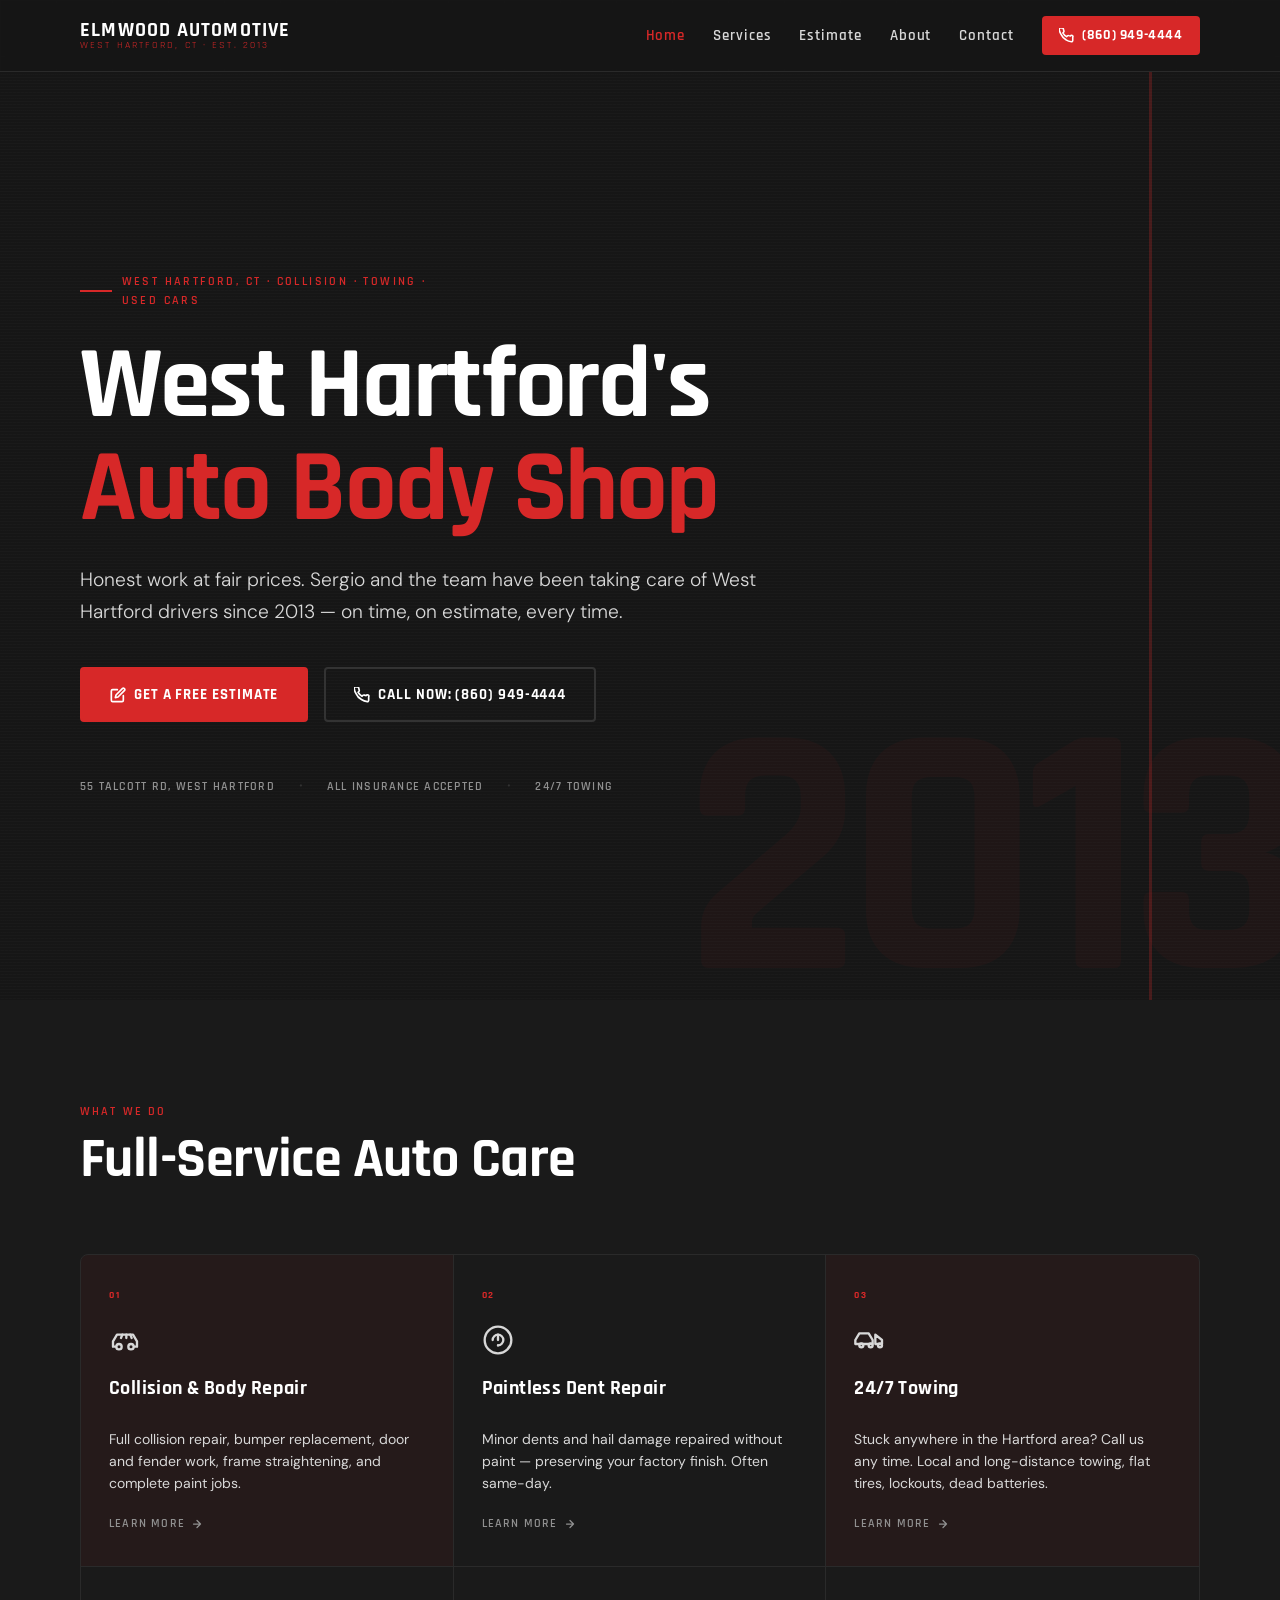
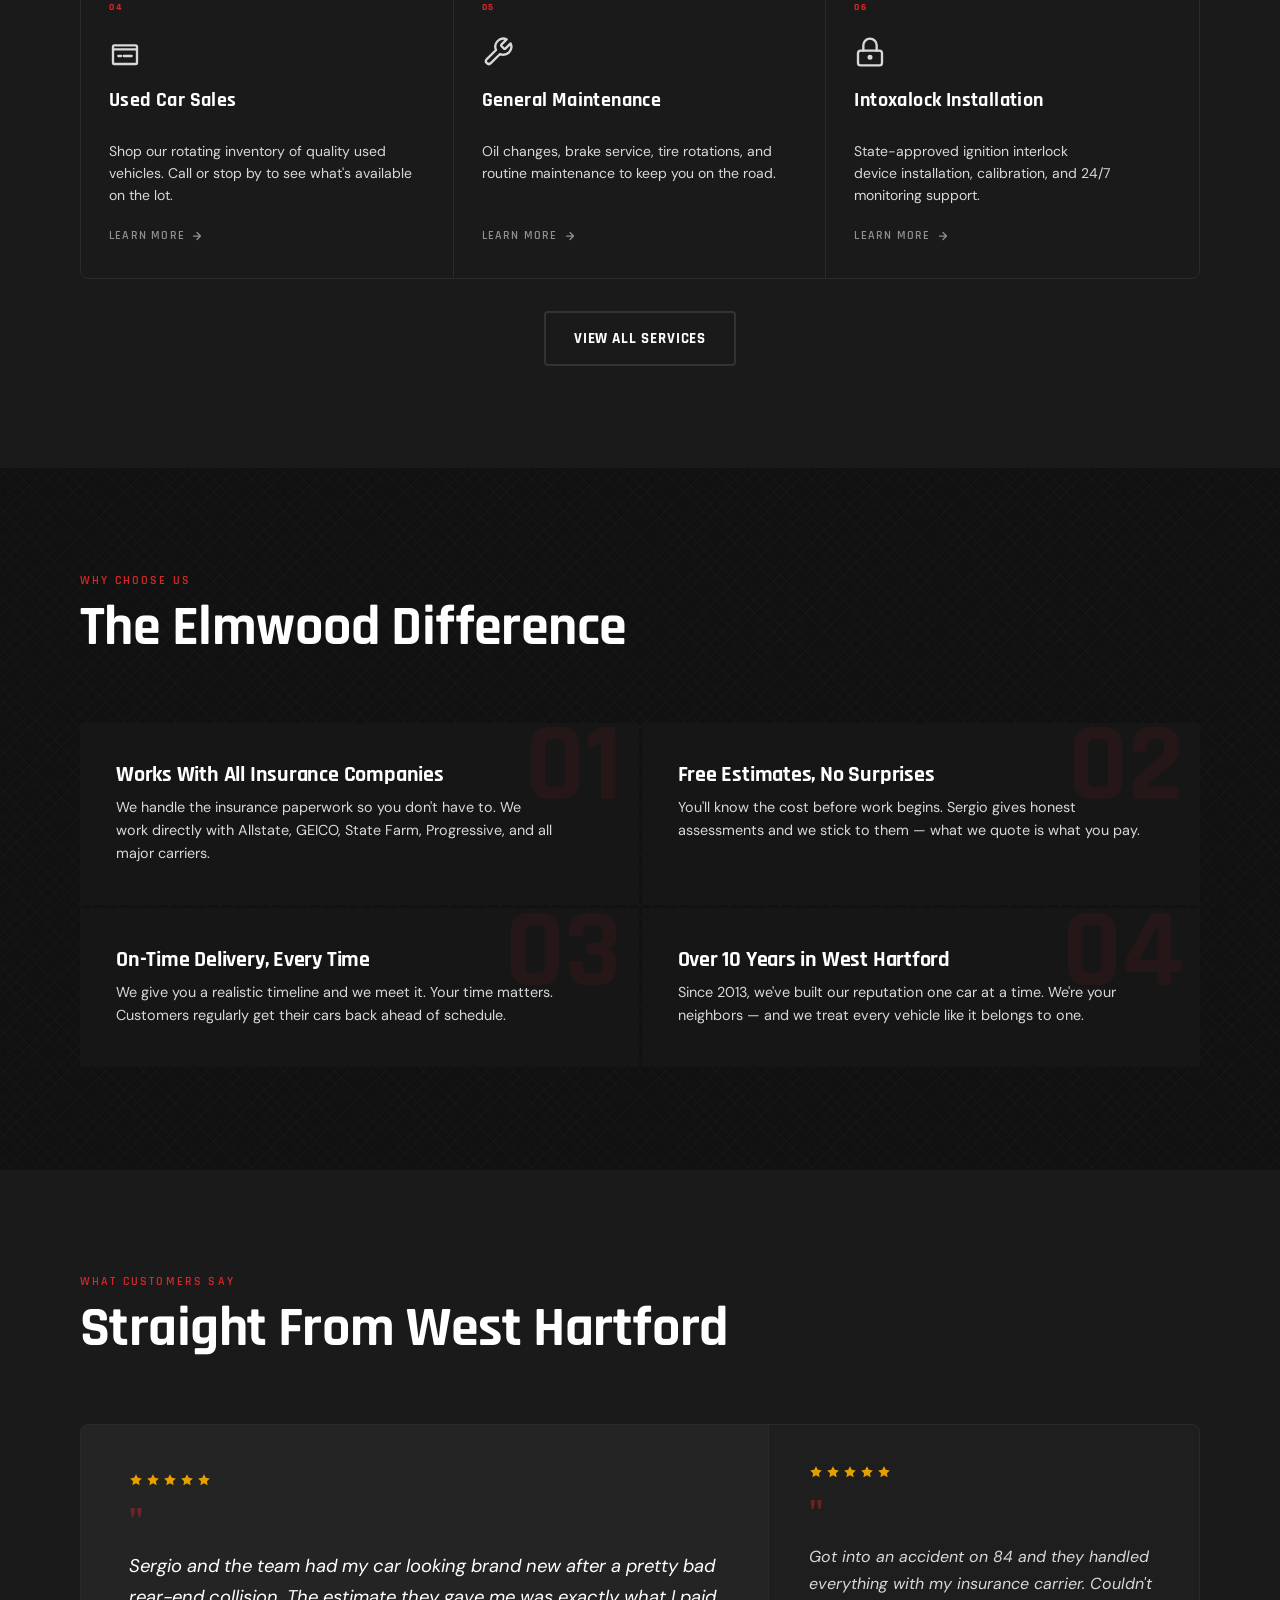
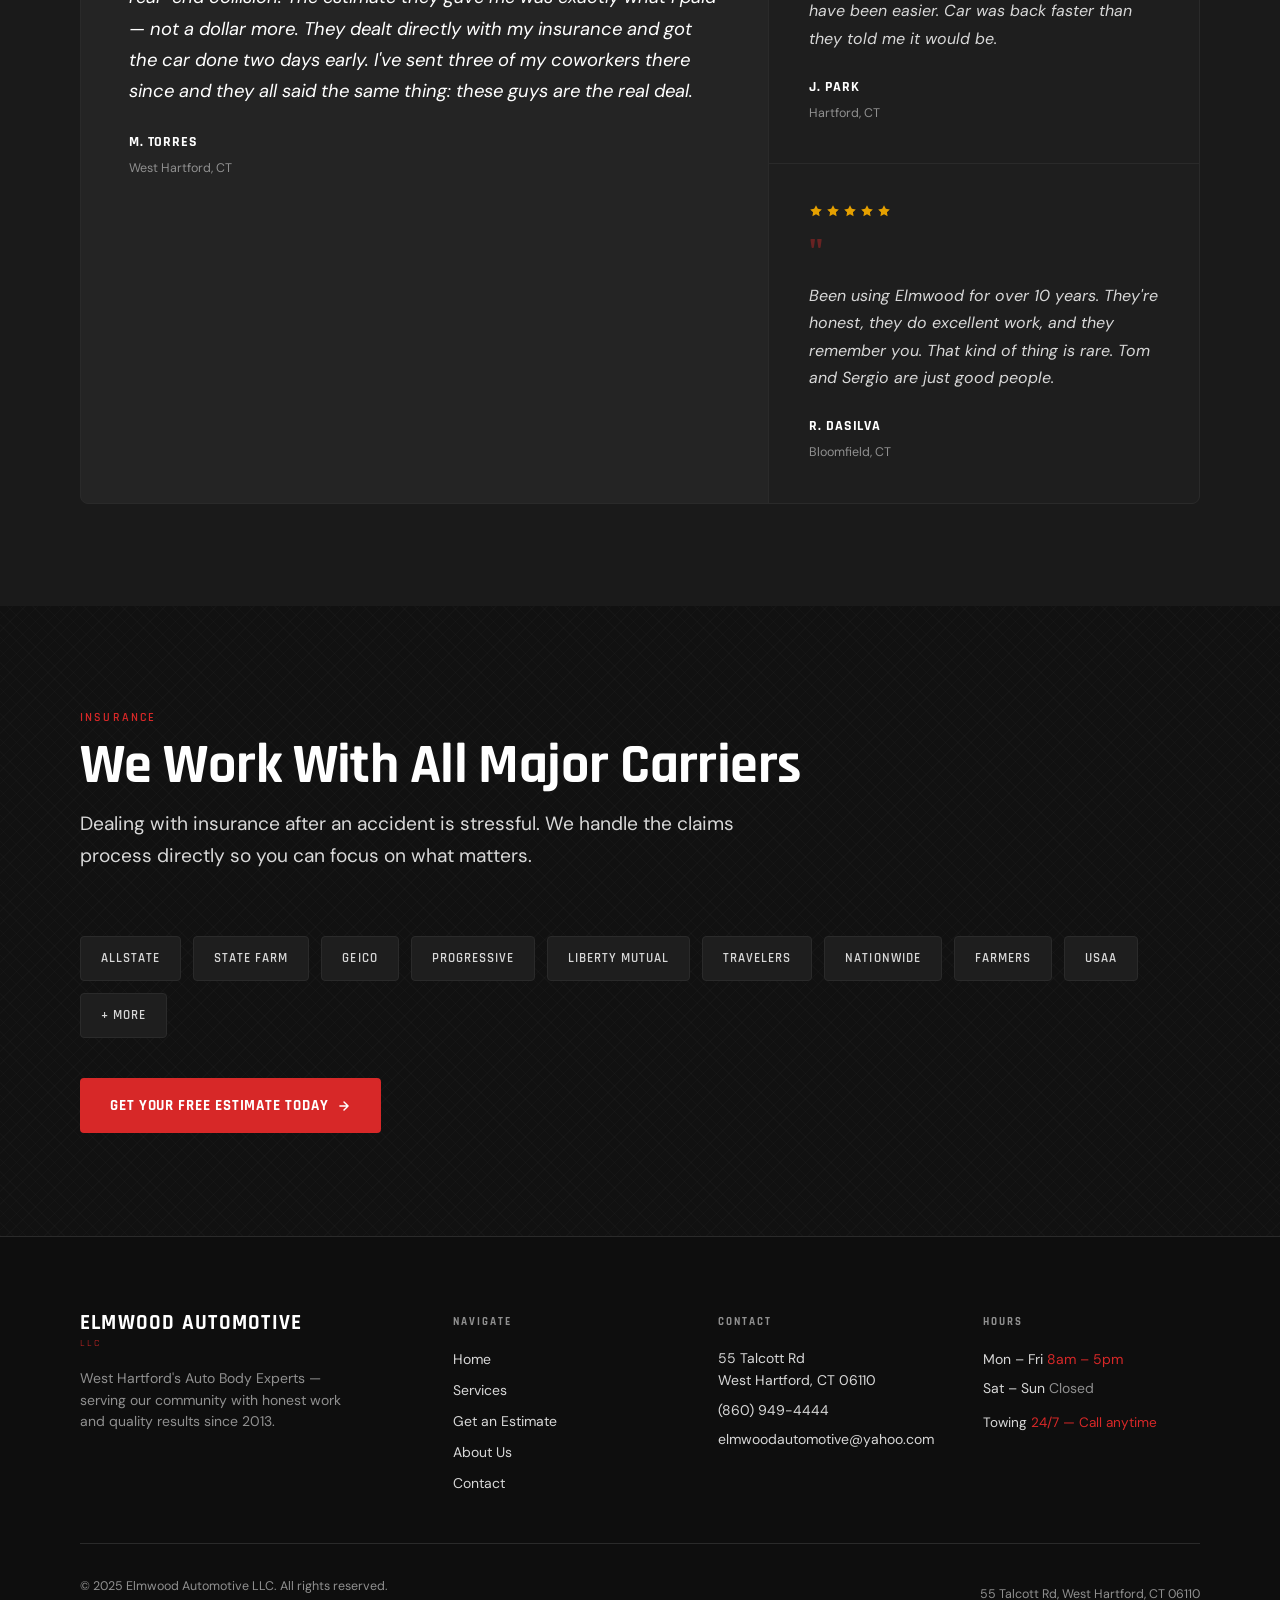
<file: index.html>
<!DOCTYPE html>
<html lang="en">
<head>
  <meta charset="UTF-8">
  <meta name="viewport" content="width=device-width, initial-scale=1.0">
  <meta name="description" content="Elmwood Automotive LLC — West Hartford's full-service auto body shop, collision repair, 24/7 towing, and used car dealer. Free estimates. Works with all insurance. Call (860) 949-4444.">
  <title>Elmwood Automotive LLC — West Hartford Auto Body Shop</title>
  <link rel="preconnect" href="https://fonts.googleapis.com">
  <link rel="preconnect" href="https://fonts.gstatic.com" crossorigin>
  <link rel="stylesheet" href="css/styles.css">
</head>
<body>

  <a class="skip-link" href="#main">Skip to main content</a>

  <!-- ============================================================
       NAV
       ============================================================ -->
  <header>
    <nav class="nav" role="navigation" aria-label="Main navigation">
      <div class="container nav-container">
        <a href="index.html" class="nav-logo" aria-label="Elmwood Automotive — Home">
          <span class="nav-logo-primary">ELMWOOD AUTOMOTIVE</span>
          <span class="nav-logo-sub">West Hartford, CT · Est. 2013</span>
        </a>
        <button class="nav-toggle" aria-expanded="false" aria-controls="nav-menu" aria-label="Open navigation menu">
          <span></span><span></span><span></span>
        </button>
        <div class="nav-links" id="nav-menu">
          <a href="index.html"    class="nav-link">Home</a>
          <a href="services.html" class="nav-link">Services</a>
          <a href="estimate.html" class="nav-link">Estimate</a>
          <a href="about.html"    class="nav-link">About</a>
          <a href="contact.html"  class="nav-link">Contact</a>
          <a href="tel:8609494444" class="nav-cta" aria-label="Call Elmwood Automotive at (860) 949-4444">
            <svg width="15" height="15" viewBox="0 0 24 24" fill="none" stroke="currentColor" stroke-width="2.5" stroke-linecap="round" stroke-linejoin="round" aria-hidden="true"><path d="M22 16.92v3a2 2 0 01-2.18 2 19.79 19.79 0 01-8.63-3.07A19.5 19.5 0 013.07 9.81 19.79 19.79 0 01.1 1.18 2 2 0 012.11 0h3a2 2 0 012 1.72 12.84 12.84 0 00.7 2.81 2 2 0 01-.45 2.11L6.09 7.91a16 16 0 006 6l1.27-1.27a2 2 0 012.11-.45 12.84 12.84 0 002.81.7A2 2 0 0122 14.91z"/></svg>
            (860) 949-4444
          </a>
        </div>
      </div>
    </nav>
  </header>

  <main id="main">

    <!-- ============================================================
         HERO
         ============================================================ -->
    <section class="hero section texture-brushed" aria-label="Hero — Elmwood Automotive">
      <div class="container">
        <div class="hero-content">
          <p class="hero-eyebrow">West Hartford, CT · Collision · Towing · Used Cars</p>
          <h1 class="hero-heading">
            West Hartford's<br>
            <span class="line-accent">Auto Body Shop</span>
          </h1>
          <p class="hero-sub">Honest work at fair prices. Sergio and the team have been taking care of West Hartford drivers since 2013 — on time, on estimate, every time.</p>
          <div class="hero-actions">
            <a href="contact.html" class="btn btn-primary">
              <svg width="16" height="16" viewBox="0 0 24 24" fill="none" stroke="currentColor" stroke-width="2.5" stroke-linecap="round" stroke-linejoin="round" aria-hidden="true"><path d="M11 4H4a2 2 0 00-2 2v14a2 2 0 002 2h14a2 2 0 002-2v-7"/><path d="M18.5 2.5a2.121 2.121 0 013 3L12 15l-4 1 1-4 9.5-9.5z"/></svg>
              Get a Free Estimate
            </a>
            <a href="tel:8609494444" class="btn btn-outline">
              <svg width="16" height="16" viewBox="0 0 24 24" fill="none" stroke="currentColor" stroke-width="2.5" stroke-linecap="round" stroke-linejoin="round" aria-hidden="true"><path d="M22 16.92v3a2 2 0 01-2.18 2 19.79 19.79 0 01-8.63-3.07A19.5 19.5 0 013.07 9.81 19.79 19.79 0 01.1 1.18 2 2 0 012.11 0h3a2 2 0 012 1.72 12.84 12.84 0 00.7 2.81 2 2 0 01-.45 2.11L6.09 7.91a16 16 0 006 6l1.27-1.27a2 2 0 012.11-.45 12.84 12.84 0 002.81.7A2 2 0 0122 14.91z"/></svg>
              Call Now: (860) 949-4444
            </a>
          </div>
          <div class="hero-meta" aria-label="Location and features">
            <span class="hero-meta-item">55 Talcott Rd, West Hartford</span>
            <span class="hero-meta-sep" aria-hidden="true">·</span>
            <span class="hero-meta-item">All Insurance Accepted</span>
            <span class="hero-meta-sep" aria-hidden="true">·</span>
            <span class="hero-meta-item">24/7 Towing</span>
          </div>
        </div>
      </div>
      <div class="hero-stripe" aria-hidden="true"></div>
    </section>

    <!-- ============================================================
         SERVICES STRIP
         ============================================================ -->
    <section class="services-strip section" aria-labelledby="services-heading">
      <div class="container">
        <div class="section-header reveal">
          <p class="eyebrow">What We Do</p>
          <h2 id="services-heading">Full-Service Auto Care</h2>
        </div>

        <div class="services-strip-grid">

          <!-- 01 Collision Repair -->
          <a href="services.html#collision" class="service-tile service-tile--featured" aria-label="Collision and Body Repair service">
            <span class="service-tile-num">01</span>
            <svg class="service-tile-icon" viewBox="0 0 24 24" fill="none" stroke="currentColor" stroke-width="1.75" stroke-linecap="round" stroke-linejoin="round" aria-hidden="true">
              <path d="M5 17H3v-4l3-5h12l3 5v4h-2"/>
              <circle cx="7.5" cy="17" r="2"/>
              <circle cx="16.5" cy="17" r="2"/>
              <path d="M10 8l-1 2.5M13 8v2.5M16 8l1 2.5"/>
            </svg>
            <p class="service-tile-title">Collision &amp; Body Repair</p>
            <p class="service-tile-desc">Full collision repair, bumper replacement, door and fender work, frame straightening, and complete paint jobs.</p>
            <span class="service-tile-arrow">
              Learn more
              <svg width="12" height="12" viewBox="0 0 24 24" fill="none" stroke="currentColor" stroke-width="2.5" stroke-linecap="round" stroke-linejoin="round" aria-hidden="true"><path d="M5 12h14M12 5l7 7-7 7"/></svg>
            </span>
          </a>

          <!-- 02 Paintless Dent Repair -->
          <a href="services.html#pdr" class="service-tile" aria-label="Paintless Dent Repair service">
            <span class="service-tile-num">02</span>
            <svg class="service-tile-icon" viewBox="0 0 24 24" fill="none" stroke="currentColor" stroke-width="1.75" stroke-linecap="round" stroke-linejoin="round" aria-hidden="true">
              <circle cx="12" cy="12" r="10"/>
              <path d="M12 8v4M12 16h.01"/>
              <path d="M8 12c0-2.2 1.8-4 4-4s4 1.8 4 4-1.8 4-4 4"/>
            </svg>
            <p class="service-tile-title">Paintless Dent Repair</p>
            <p class="service-tile-desc">Minor dents and hail damage repaired without paint — preserving your factory finish. Often same-day.</p>
            <span class="service-tile-arrow">
              Learn more
              <svg width="12" height="12" viewBox="0 0 24 24" fill="none" stroke="currentColor" stroke-width="2.5" stroke-linecap="round" stroke-linejoin="round" aria-hidden="true"><path d="M5 12h14M12 5l7 7-7 7"/></svg>
            </span>
          </a>

          <!-- 03 24/7 Towing -->
          <a href="services.html#towing" class="service-tile service-tile--featured" aria-label="24/7 Towing service">
            <span class="service-tile-num">03</span>
            <svg class="service-tile-icon" viewBox="0 0 24 24" fill="none" stroke="currentColor" stroke-width="1.75" stroke-linecap="round" stroke-linejoin="round" aria-hidden="true">
              <path d="M1 12v3h13V12l-3-5H4z"/>
              <path d="M16 8l5 4v3h-5V8z"/>
              <circle cx="5.5" cy="16" r="1.5"/>
              <circle cx="12.5" cy="16" r="1.5"/>
              <circle cx="19.5" cy="16" r="1.5"/>
            </svg>
            <p class="service-tile-title">24/7 Towing</p>
            <p class="service-tile-desc">Stuck anywhere in the Hartford area? Call us any time. Local and long-distance towing, flat tires, lockouts, dead batteries.</p>
            <span class="service-tile-arrow">
              Learn more
              <svg width="12" height="12" viewBox="0 0 24 24" fill="none" stroke="currentColor" stroke-width="2.5" stroke-linecap="round" stroke-linejoin="round" aria-hidden="true"><path d="M5 12h14M12 5l7 7-7 7"/></svg>
            </span>
          </a>

          <!-- 04 Used Cars -->
          <a href="services.html#used-cars" class="service-tile" aria-label="Used Car Sales service">
            <span class="service-tile-num">04</span>
            <svg class="service-tile-icon" viewBox="0 0 24 24" fill="none" stroke="currentColor" stroke-width="1.75" stroke-linecap="round" stroke-linejoin="round" aria-hidden="true">
              <path d="M21 10V8a1 1 0 00-1-1H4a1 1 0 00-1 1v2"/>
              <path d="M3 10h18v10a1 1 0 01-1 1H4a1 1 0 01-1-1V10z"/>
              <path d="M7 15h2M11 15h6"/>
            </svg>
            <p class="service-tile-title">Used Car Sales</p>
            <p class="service-tile-desc">Shop our rotating inventory of quality used vehicles. Call or stop by to see what's available on the lot.</p>
            <span class="service-tile-arrow">
              Learn more
              <svg width="12" height="12" viewBox="0 0 24 24" fill="none" stroke="currentColor" stroke-width="2.5" stroke-linecap="round" stroke-linejoin="round" aria-hidden="true"><path d="M5 12h14M12 5l7 7-7 7"/></svg>
            </span>
          </a>

          <!-- 05 General Maintenance -->
          <a href="services.html#maintenance" class="service-tile" aria-label="General Maintenance service">
            <span class="service-tile-num">05</span>
            <svg class="service-tile-icon" viewBox="0 0 24 24" fill="none" stroke="currentColor" stroke-width="1.75" stroke-linecap="round" stroke-linejoin="round" aria-hidden="true">
              <path d="M14.7 6.3a1 1 0 000 1.4l1.6 1.6a1 1 0 001.4 0l3.77-3.77a6 6 0 01-7.94 7.94l-6.91 6.91a2.12 2.12 0 01-3-3l6.91-6.91a6 6 0 017.94-7.94l-3.76 3.76z"/>
            </svg>
            <p class="service-tile-title">General Maintenance</p>
            <p class="service-tile-desc">Oil changes, brake service, tire rotations, and routine maintenance to keep you on the road.</p>
            <span class="service-tile-arrow">
              Learn more
              <svg width="12" height="12" viewBox="0 0 24 24" fill="none" stroke="currentColor" stroke-width="2.5" stroke-linecap="round" stroke-linejoin="round" aria-hidden="true"><path d="M5 12h14M12 5l7 7-7 7"/></svg>
            </span>
          </a>

          <!-- 06 Intoxalock -->
          <a href="services.html#intoxalock" class="service-tile" aria-label="Intoxalock Ignition Interlock Installation service">
            <span class="service-tile-num">06</span>
            <svg class="service-tile-icon" viewBox="0 0 24 24" fill="none" stroke="currentColor" stroke-width="1.75" stroke-linecap="round" stroke-linejoin="round" aria-hidden="true">
              <rect x="3" y="11" width="18" height="11" rx="2"/>
              <path d="M7 11V7a5 5 0 0110 0v4"/>
              <circle cx="12" cy="16" r="1"/>
            </svg>
            <p class="service-tile-title">Intoxalock Installation</p>
            <p class="service-tile-desc">State-approved ignition interlock device installation, calibration, and 24/7 monitoring support.</p>
            <span class="service-tile-arrow">
              Learn more
              <svg width="12" height="12" viewBox="0 0 24 24" fill="none" stroke="currentColor" stroke-width="2.5" stroke-linecap="round" stroke-linejoin="round" aria-hidden="true"><path d="M5 12h14M12 5l7 7-7 7"/></svg>
            </span>
          </a>

        </div>

        <div style="margin-top:2rem; text-align:center;" class="reveal reveal-delay-2">
          <a href="services.html" class="btn btn-outline">View All Services</a>
        </div>
      </div>
    </section>

    <!-- ============================================================
         WHY ELMWOOD
         ============================================================ -->
    <section class="why-elmwood section texture-diamond" aria-labelledby="why-heading">
      <div class="container">
        <div class="section-header reveal">
          <p class="eyebrow">Why Choose Us</p>
          <h2 id="why-heading">The Elmwood Difference</h2>
        </div>

        <div class="why-grid">

          <div class="why-item reveal">
            <span class="why-item-num" aria-hidden="true">01</span>
            <div class="why-item-content">
              <h3 class="why-item-title">Works With All Insurance Companies</h3>
              <p class="why-item-desc">We handle the insurance paperwork so you don't have to. We work directly with Allstate, GEICO, State Farm, Progressive, and all major carriers.</p>
            </div>
          </div>

          <div class="why-item reveal reveal-delay-1">
            <span class="why-item-num" aria-hidden="true">02</span>
            <div class="why-item-content">
              <h3 class="why-item-title">Free Estimates, No Surprises</h3>
              <p class="why-item-desc">You'll know the cost before work begins. Sergio gives honest assessments and we stick to them — what we quote is what you pay.</p>
            </div>
          </div>

          <div class="why-item reveal reveal-delay-2">
            <span class="why-item-num" aria-hidden="true">03</span>
            <div class="why-item-content">
              <h3 class="why-item-title">On-Time Delivery, Every Time</h3>
              <p class="why-item-desc">We give you a realistic timeline and we meet it. Your time matters. Customers regularly get their cars back ahead of schedule.</p>
            </div>
          </div>

          <div class="why-item reveal reveal-delay-3">
            <span class="why-item-num" aria-hidden="true">04</span>
            <div class="why-item-content">
              <h3 class="why-item-title">Over 10 Years in West Hartford</h3>
              <p class="why-item-desc">Since 2013, we've built our reputation one car at a time. We're your neighbors — and we treat every vehicle like it belongs to one.</p>
            </div>
          </div>

        </div>
      </div>
    </section>

    <!-- ============================================================
         TESTIMONIALS
         ============================================================ -->
    <section class="testimonials section section--alt" aria-labelledby="testimonials-heading">
      <div class="container">
        <div class="section-header reveal">
          <p class="eyebrow">What Customers Say</p>
          <h2 id="testimonials-heading">Straight From West Hartford</h2>
        </div>

        <div class="testimonials-layout reveal">

          <!-- Featured -->
          <article class="testimonial testimonial--featured">
            <div class="testimonial-stars" aria-label="5 stars">
              <svg class="star" viewBox="0 0 24 24" fill="currentColor" aria-hidden="true"><polygon points="12 2 15.09 8.26 22 9.27 17 14.14 18.18 21.02 12 17.77 5.82 21.02 7 14.14 2 9.27 8.91 8.26 12 2"/></svg>
              <svg class="star" viewBox="0 0 24 24" fill="currentColor" aria-hidden="true"><polygon points="12 2 15.09 8.26 22 9.27 17 14.14 18.18 21.02 12 17.77 5.82 21.02 7 14.14 2 9.27 8.91 8.26 12 2"/></svg>
              <svg class="star" viewBox="0 0 24 24" fill="currentColor" aria-hidden="true"><polygon points="12 2 15.09 8.26 22 9.27 17 14.14 18.18 21.02 12 17.77 5.82 21.02 7 14.14 2 9.27 8.91 8.26 12 2"/></svg>
              <svg class="star" viewBox="0 0 24 24" fill="currentColor" aria-hidden="true"><polygon points="12 2 15.09 8.26 22 9.27 17 14.14 18.18 21.02 12 17.77 5.82 21.02 7 14.14 2 9.27 8.91 8.26 12 2"/></svg>
              <svg class="star" viewBox="0 0 24 24" fill="currentColor" aria-hidden="true"><polygon points="12 2 15.09 8.26 22 9.27 17 14.14 18.18 21.02 12 17.77 5.82 21.02 7 14.14 2 9.27 8.91 8.26 12 2"/></svg>
            </div>
            <div class="testimonial-quote" aria-hidden="true">"</div>
            <p class="testimonial-text">Sergio and the team had my car looking brand new after a pretty bad rear-end collision. The estimate they gave me was exactly what I paid — not a dollar more. They dealt directly with my insurance and got the car done two days early. I've sent three of my coworkers there since and they all said the same thing: these guys are the real deal.</p>
            <p class="testimonial-author">M. Torres</p>
            <p class="testimonial-location">West Hartford, CT</p>
          </article>

          <!-- Small 1 -->
          <article class="testimonial">
            <div class="testimonial-stars" aria-label="5 stars">
              <svg class="star" viewBox="0 0 24 24" fill="currentColor" aria-hidden="true"><polygon points="12 2 15.09 8.26 22 9.27 17 14.14 18.18 21.02 12 17.77 5.82 21.02 7 14.14 2 9.27 8.91 8.26 12 2"/></svg>
              <svg class="star" viewBox="0 0 24 24" fill="currentColor" aria-hidden="true"><polygon points="12 2 15.09 8.26 22 9.27 17 14.14 18.18 21.02 12 17.77 5.82 21.02 7 14.14 2 9.27 8.91 8.26 12 2"/></svg>
              <svg class="star" viewBox="0 0 24 24" fill="currentColor" aria-hidden="true"><polygon points="12 2 15.09 8.26 22 9.27 17 14.14 18.18 21.02 12 17.77 5.82 21.02 7 14.14 2 9.27 8.91 8.26 12 2"/></svg>
              <svg class="star" viewBox="0 0 24 24" fill="currentColor" aria-hidden="true"><polygon points="12 2 15.09 8.26 22 9.27 17 14.14 18.18 21.02 12 17.77 5.82 21.02 7 14.14 2 9.27 8.91 8.26 12 2"/></svg>
              <svg class="star" viewBox="0 0 24 24" fill="currentColor" aria-hidden="true"><polygon points="12 2 15.09 8.26 22 9.27 17 14.14 18.18 21.02 12 17.77 5.82 21.02 7 14.14 2 9.27 8.91 8.26 12 2"/></svg>
            </div>
            <div class="testimonial-quote" aria-hidden="true">"</div>
            <p class="testimonial-text">Got into an accident on 84 and they handled everything with my insurance carrier. Couldn't have been easier. Car was back faster than they told me it would be.</p>
            <p class="testimonial-author">J. Park</p>
            <p class="testimonial-location">Hartford, CT</p>
          </article>

          <!-- Small 2 -->
          <article class="testimonial">
            <div class="testimonial-stars" aria-label="5 stars">
              <svg class="star" viewBox="0 0 24 24" fill="currentColor" aria-hidden="true"><polygon points="12 2 15.09 8.26 22 9.27 17 14.14 18.18 21.02 12 17.77 5.82 21.02 7 14.14 2 9.27 8.91 8.26 12 2"/></svg>
              <svg class="star" viewBox="0 0 24 24" fill="currentColor" aria-hidden="true"><polygon points="12 2 15.09 8.26 22 9.27 17 14.14 18.18 21.02 12 17.77 5.82 21.02 7 14.14 2 9.27 8.91 8.26 12 2"/></svg>
              <svg class="star" viewBox="0 0 24 24" fill="currentColor" aria-hidden="true"><polygon points="12 2 15.09 8.26 22 9.27 17 14.14 18.18 21.02 12 17.77 5.82 21.02 7 14.14 2 9.27 8.91 8.26 12 2"/></svg>
              <svg class="star" viewBox="0 0 24 24" fill="currentColor" aria-hidden="true"><polygon points="12 2 15.09 8.26 22 9.27 17 14.14 18.18 21.02 12 17.77 5.82 21.02 7 14.14 2 9.27 8.91 8.26 12 2"/></svg>
              <svg class="star" viewBox="0 0 24 24" fill="currentColor" aria-hidden="true"><polygon points="12 2 15.09 8.26 22 9.27 17 14.14 18.18 21.02 12 17.77 5.82 21.02 7 14.14 2 9.27 8.91 8.26 12 2"/></svg>
            </div>
            <div class="testimonial-quote" aria-hidden="true">"</div>
            <p class="testimonial-text">Been using Elmwood for over 10 years. They're honest, they do excellent work, and they remember you. That kind of thing is rare. Tom and Sergio are just good people.</p>
            <p class="testimonial-author">R. DaSilva</p>
            <p class="testimonial-location">Bloomfield, CT</p>
          </article>

        </div>
      </div>
    </section>

    <!-- ============================================================
         INSURANCE BANNER
         ============================================================ -->
    <section class="insurance-banner section section--dark texture-diamond" aria-labelledby="insurance-heading">
      <div class="container">
        <div class="section-header reveal">
          <p class="eyebrow">Insurance</p>
          <h2 id="insurance-heading">We Work With All Major Carriers</h2>
          <p style="color:var(--c-text-2); margin-top:0.75rem; max-width:52ch;">Dealing with insurance after an accident is stressful. We handle the claims process directly so you can focus on what matters.</p>
        </div>

        <div class="insurance-logos reveal">
          <div class="insurance-logo">Allstate</div>
          <div class="insurance-logo">State Farm</div>
          <div class="insurance-logo">GEICO</div>
          <div class="insurance-logo">Progressive</div>
          <div class="insurance-logo">Liberty Mutual</div>
          <div class="insurance-logo">Travelers</div>
          <div class="insurance-logo">Nationwide</div>
          <div class="insurance-logo">Farmers</div>
          <div class="insurance-logo">USAA</div>
          <div class="insurance-logo">+ More</div>
        </div>

        <div style="margin-top:2.5rem;" class="reveal reveal-delay-2">
          <a href="contact.html" class="btn btn-primary">
            Get Your Free Estimate Today
            <svg width="14" height="14" viewBox="0 0 24 24" fill="none" stroke="currentColor" stroke-width="2.5" stroke-linecap="round" stroke-linejoin="round" aria-hidden="true"><path d="M5 12h14M12 5l7 7-7 7"/></svg>
          </a>
        </div>
      </div>
    </section>

  </main>

  <!-- ============================================================
       FOOTER
       ============================================================ -->
  <footer class="footer" role="contentinfo">
    <div class="container">
      <div class="footer-grid">

        <div>
          <p class="footer-logo-text">ELMWOOD AUTOMOTIVE</p>
          <p class="footer-logo-sub">LLC</p>
          <p class="footer-tagline">West Hartford's Auto Body Experts — serving our community with honest work and quality results since 2013.</p>
        </div>

        <div>
          <p class="footer-col-title">Navigate</p>
          <nav class="footer-links" aria-label="Footer navigation">
            <a href="index.html"    class="footer-link">Home</a>
            <a href="services.html" class="footer-link">Services</a>
            <a href="estimate.html" class="footer-link">Get an Estimate</a>
            <a href="about.html"    class="footer-link">About Us</a>
            <a href="contact.html"  class="footer-link">Contact</a>
          </nav>
        </div>

        <div>
          <p class="footer-col-title">Contact</p>
          <p class="footer-contact-item">55 Talcott Rd<br>West Hartford, CT 06110</p>
          <a href="tel:8609494444"                    class="footer-contact-link">(860) 949-4444</a>
          <a href="mailto:elmwoodautomotive@yahoo.com" class="footer-contact-link">elmwoodautomotive@yahoo.com</a>
        </div>

        <div>
          <p class="footer-col-title">Hours</p>
          <div class="footer-hours-item">Mon – Fri <span>8am – 5pm</span></div>
          <div class="footer-hours-item">Sat – Sun <span style="color:var(--c-text-muted)">Closed</span></div>
          <div class="footer-hours-item" style="margin-top:0.75rem; font-size:0.85rem;">
            Towing <span>24/7 — Call anytime</span>
          </div>
        </div>

      </div>

      <div class="footer-bottom">
        <p class="footer-copyright">&copy; 2025 Elmwood Automotive LLC. All rights reserved.</p>
        <p class="footer-copyright">55 Talcott Rd, West Hartford, CT 06110</p>
      </div>
    </div>
  </footer>

  <script src="js/main.js"></script>
</body>
</html>
</file>
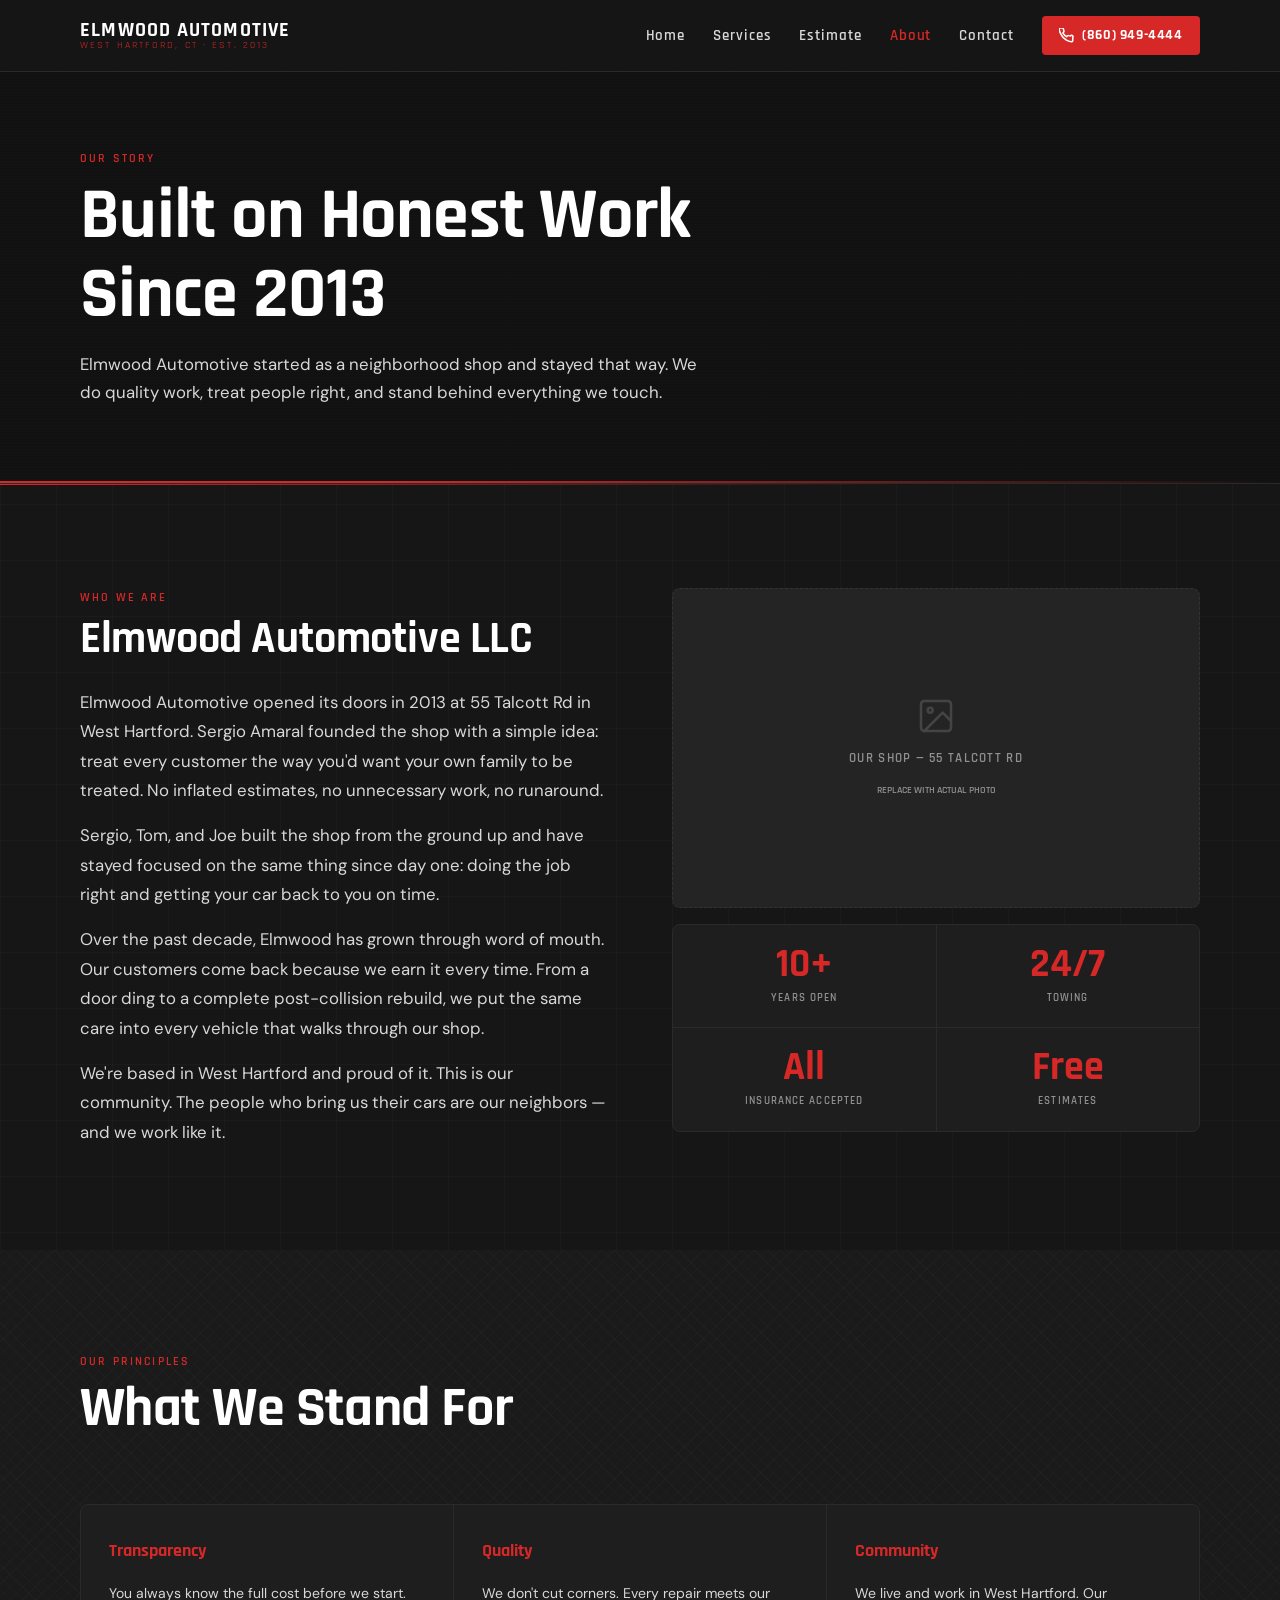
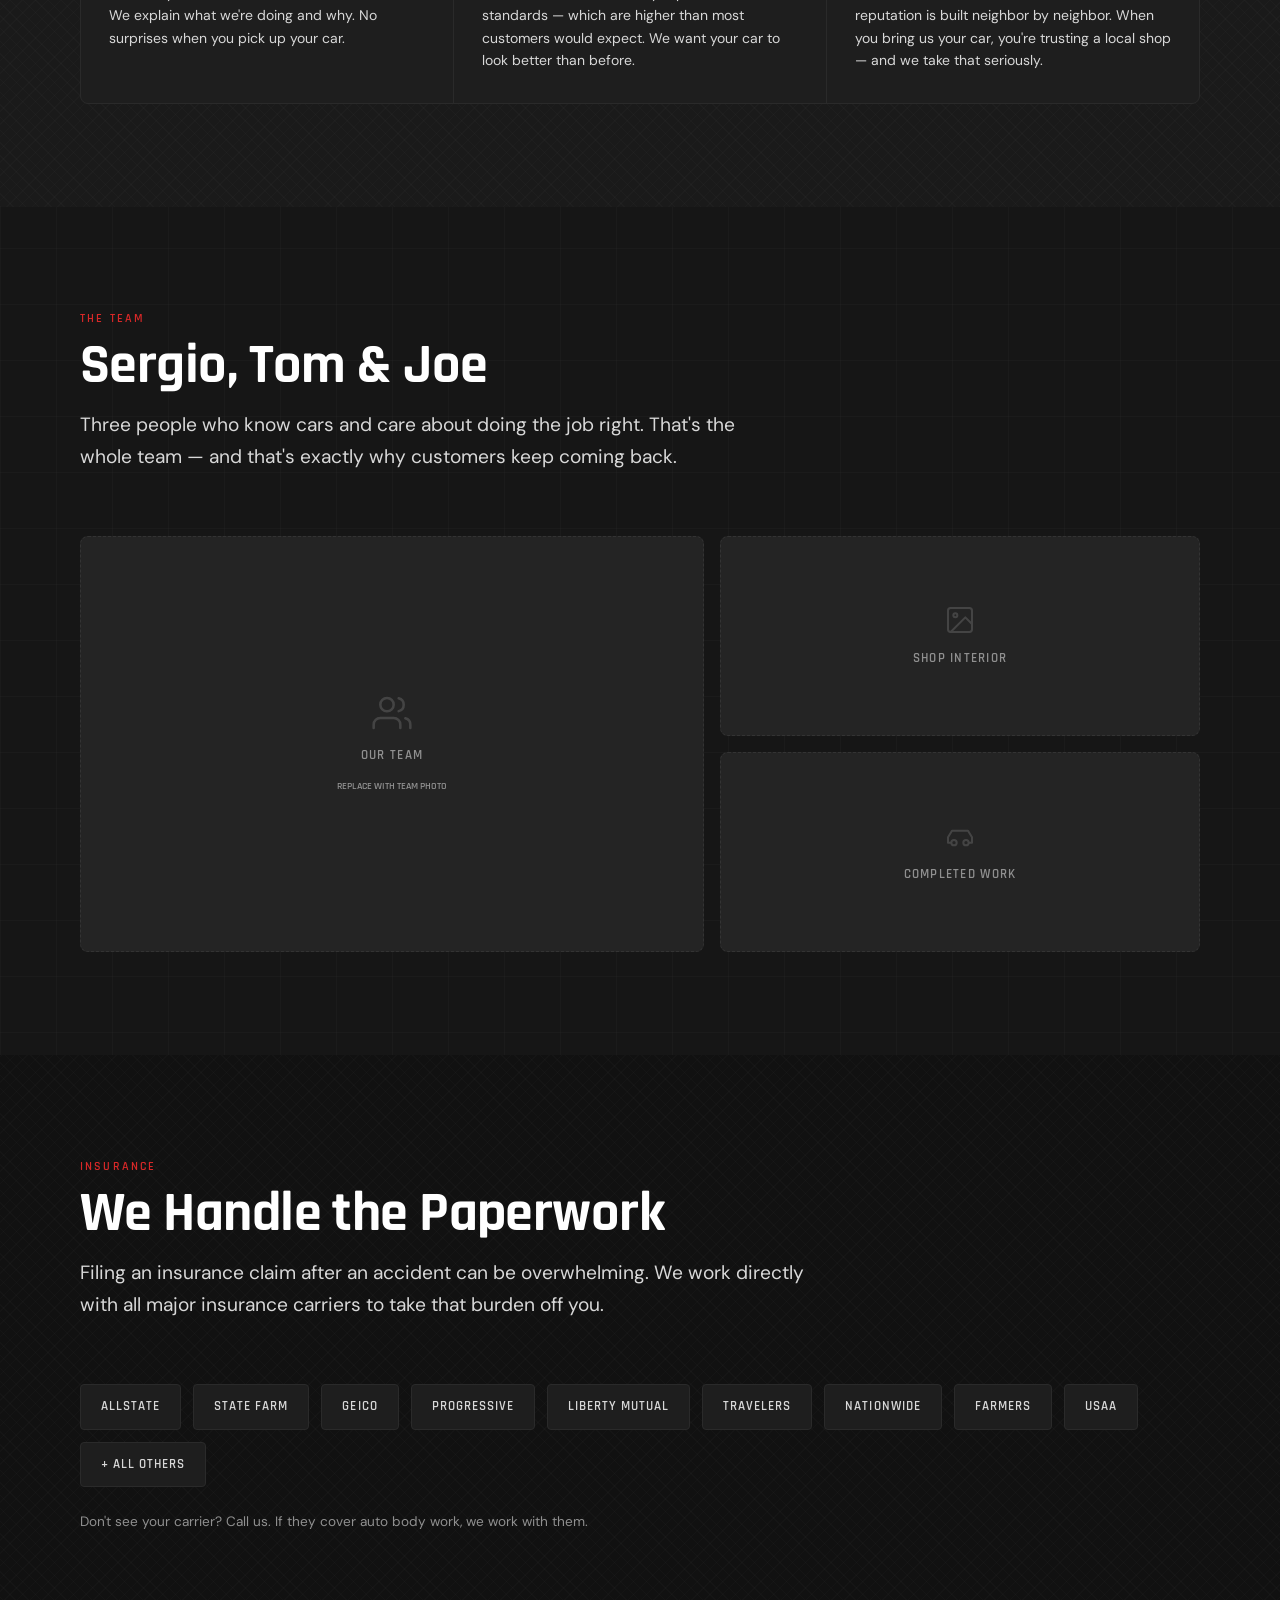
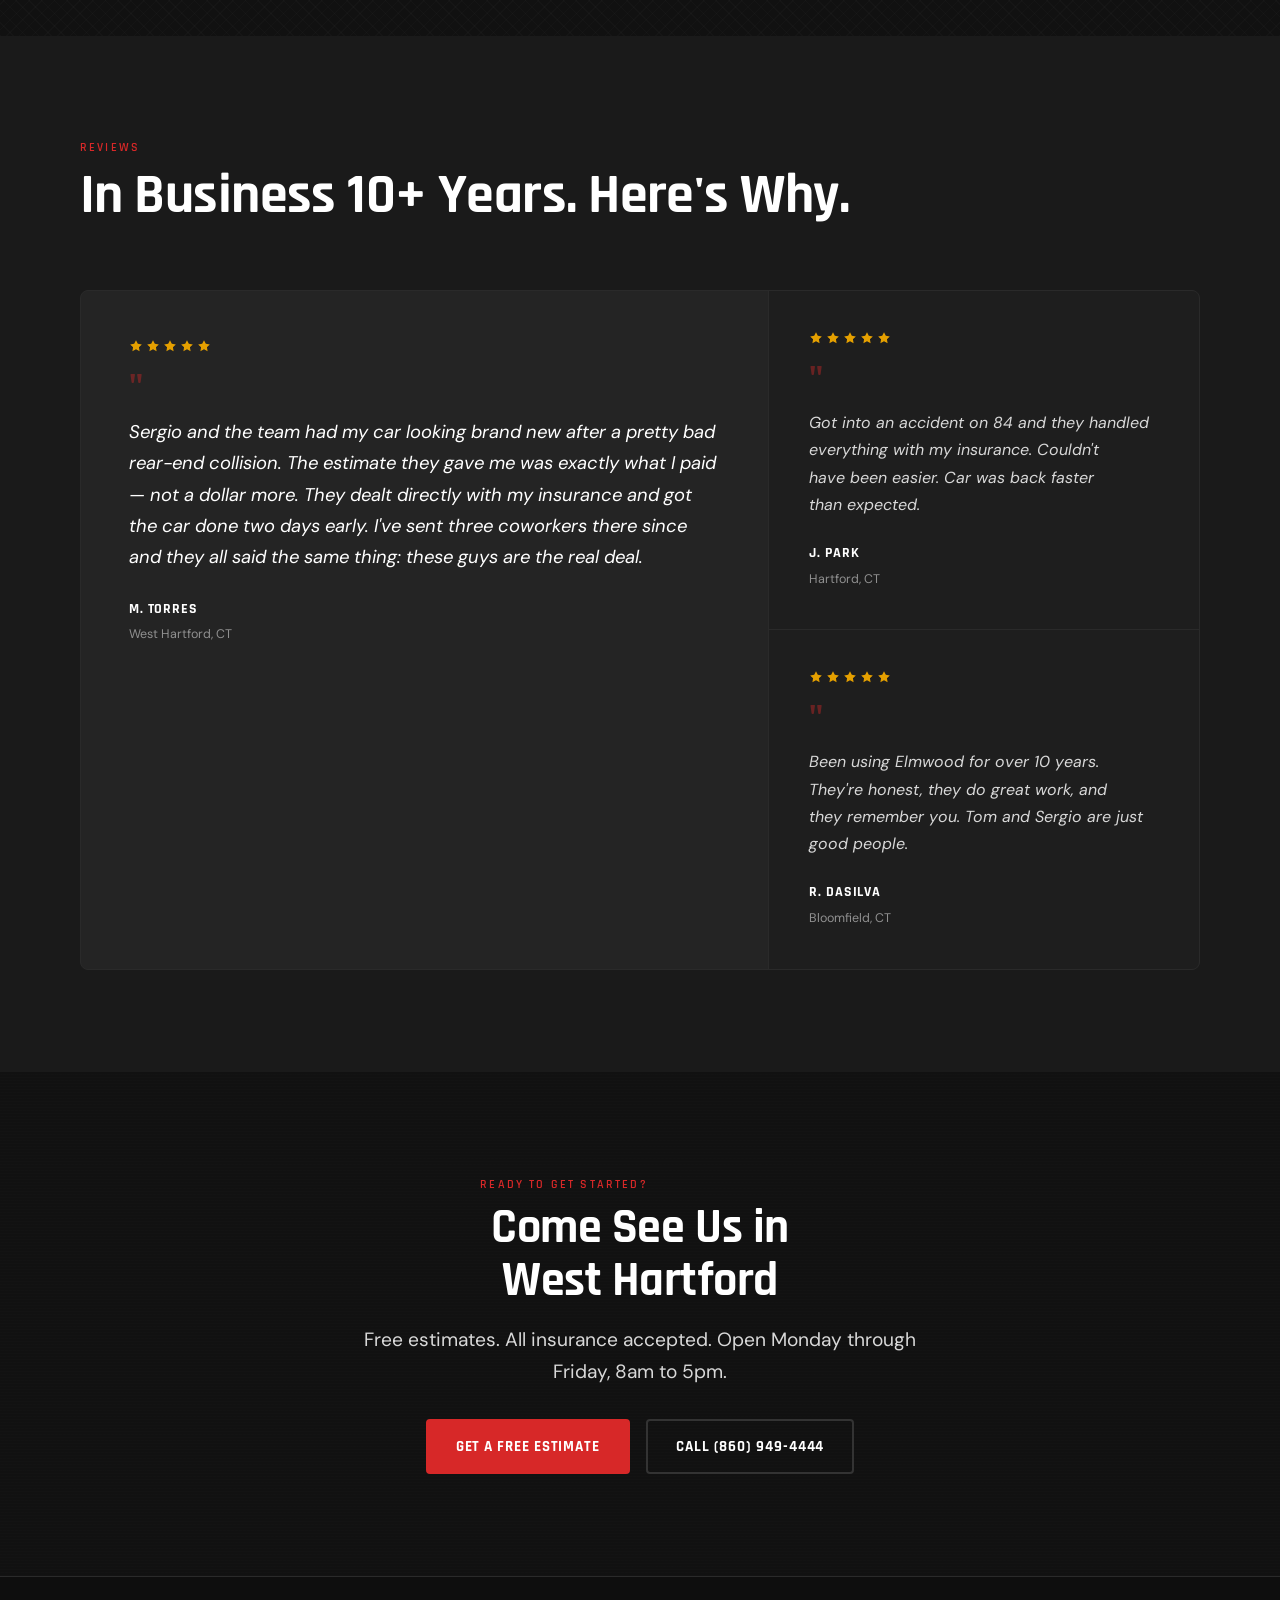
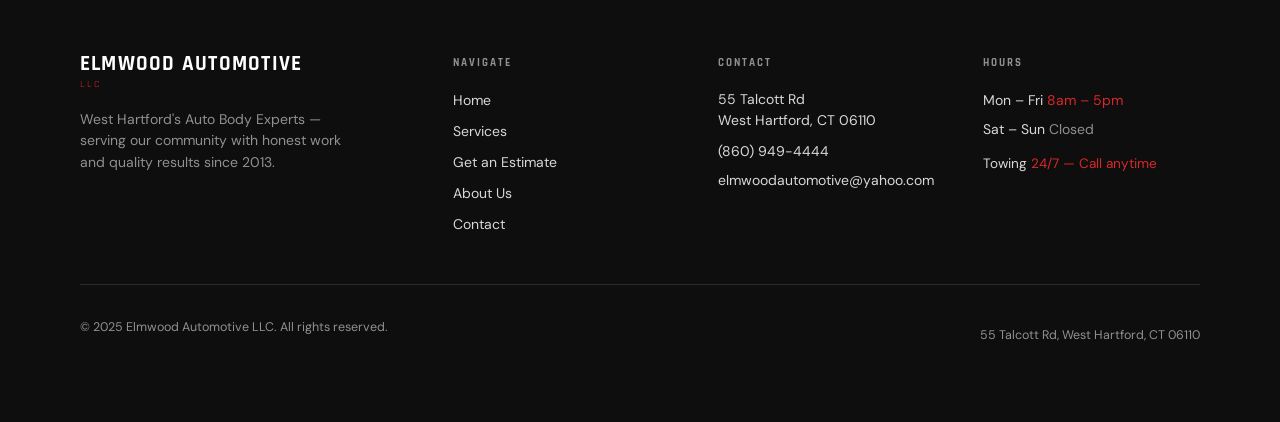
<file: about.html>
<!DOCTYPE html>
<html lang="en">
<head>
  <meta charset="UTF-8">
  <meta name="viewport" content="width=device-width, initial-scale=1.0">
  <meta name="description" content="About Elmwood Automotive LLC — a West Hartford auto body shop opened in 2013 by Sergio Amaral, Tom, and Joe. Honest work, fair prices, over 10 years in the community.">
  <title>About — Elmwood Automotive LLC</title>
  <link rel="preconnect" href="https://fonts.googleapis.com">
  <link rel="preconnect" href="https://fonts.gstatic.com" crossorigin>
  <link rel="stylesheet" href="css/styles.css">
</head>
<body>

  <a class="skip-link" href="#main">Skip to main content</a>

  <!-- NAV -->
  <header>
    <nav class="nav" role="navigation" aria-label="Main navigation">
      <div class="container nav-container">
        <a href="index.html" class="nav-logo" aria-label="Elmwood Automotive — Home">
          <span class="nav-logo-primary">ELMWOOD AUTOMOTIVE</span>
          <span class="nav-logo-sub">West Hartford, CT · Est. 2013</span>
        </a>
        <button class="nav-toggle" aria-expanded="false" aria-controls="nav-menu" aria-label="Open navigation menu">
          <span></span><span></span><span></span>
        </button>
        <div class="nav-links" id="nav-menu">
          <a href="index.html"    class="nav-link">Home</a>
          <a href="services.html" class="nav-link">Services</a>
          <a href="estimate.html" class="nav-link">Estimate</a>
          <a href="about.html"    class="nav-link">About</a>
          <a href="contact.html"  class="nav-link">Contact</a>
          <a href="tel:8609494444" class="nav-cta" aria-label="Call Elmwood Automotive at (860) 949-4444">
            <svg width="15" height="15" viewBox="0 0 24 24" fill="none" stroke="currentColor" stroke-width="2.5" stroke-linecap="round" stroke-linejoin="round" aria-hidden="true"><path d="M22 16.92v3a2 2 0 01-2.18 2 19.79 19.79 0 01-8.63-3.07A19.5 19.5 0 013.07 9.81 19.79 19.79 0 01.1 1.18 2 2 0 012.11 0h3a2 2 0 012 1.72 12.84 12.84 0 00.7 2.81 2 2 0 01-.45 2.11L6.09 7.91a16 16 0 006 6l1.27-1.27a2 2 0 012.11-.45 12.84 12.84 0 002.81.7A2 2 0 0122 14.91z"/></svg>
            (860) 949-4444
          </a>
        </div>
      </div>
    </nav>
  </header>

  <main id="main">

    <!-- PAGE HEADER -->
    <section class="page-header texture-brushed" aria-label="About page header">
      <div class="container">
        <p class="eyebrow">Our Story</p>
        <h1>Built on Honest Work<br>Since 2013</h1>
        <p style="color:var(--c-text-2); margin-top:1rem; max-width:52ch; font-size:1.05rem;">Elmwood Automotive started as a neighborhood shop and stayed that way. We do quality work, treat people right, and stand behind everything we touch.</p>
      </div>
    </section>

    <div class="divider-red"></div>

    <!-- ============================================================
         COMPANY STORY
         ============================================================ -->
    <section class="section" aria-labelledby="story-heading">
      <div class="container">
        <div class="story-grid">

          <div class="reveal">
            <p class="eyebrow">Who We Are</p>
            <h2 id="story-heading" style="font-size:clamp(1.75rem, 4vw, 2.75rem); margin-top:0.5rem; margin-bottom:1.5rem;">Elmwood Automotive LLC</h2>
            <div class="story-body">
              <p>Elmwood Automotive opened its doors in 2013 at 55 Talcott Rd in West Hartford. Sergio Amaral founded the shop with a simple idea: treat every customer the way you'd want your own family to be treated. No inflated estimates, no unnecessary work, no runaround.</p>
              <p>Sergio, Tom, and Joe built the shop from the ground up and have stayed focused on the same thing since day one: doing the job right and getting your car back to you on time.</p>
              <p>Over the past decade, Elmwood has grown through word of mouth. Our customers come back because we earn it every time. From a door ding to a complete post-collision rebuild, we put the same care into every vehicle that walks through our shop.</p>
              <p>We're based in West Hartford and proud of it. This is our community. The people who bring us their cars are our neighbors — and we work like it.</p>
            </div>
          </div>

          <div class="reveal reveal-delay-1">
            <!-- Photo placeholder: Our Shop -->
            <div class="photo-placeholder photo-placeholder-large" style="margin-bottom:1rem;"
                 role="img" aria-label="Photo placeholder: Elmwood Automotive shop exterior">
              <svg width="40" height="40" viewBox="0 0 24 24" fill="none" stroke="currentColor" stroke-width="1.5" stroke-linecap="round" stroke-linejoin="round" aria-hidden="true">
                <rect x="3" y="3" width="18" height="18" rx="2"/>
                <circle cx="8.5" cy="8.5" r="1.5"/>
                <polyline points="21 15 16 10 5 21"/>
              </svg>
              <span>Our Shop — 55 Talcott Rd</span>
              <span style="font-size:0.65rem; color:var(--c-text-muted); letter-spacing:0;">Replace with actual photo</span>
            </div>

            <!-- Key stats -->
            <div style="display:grid; grid-template-columns:1fr 1fr; gap:1px; background:var(--c-border); border:1px solid var(--c-border); border-radius:var(--r-lg); overflow:hidden;">
              <div style="background:var(--c-bg-card); padding:1.25rem 1rem; text-align:center;">
                <p style="font-family:var(--f-display); font-size:2.5rem; font-weight:700; color:var(--c-accent); line-height:1;">10+</p>
                <p style="font-family:var(--f-display); font-size:0.7rem; font-weight:600; letter-spacing:0.1em; text-transform:uppercase; color:var(--c-text-muted); margin-top:0.25rem;">Years Open</p>
              </div>
              <div style="background:var(--c-bg-card); padding:1.25rem 1rem; text-align:center;">
                <p style="font-family:var(--f-display); font-size:2.5rem; font-weight:700; color:var(--c-accent); line-height:1;">24/7</p>
                <p style="font-family:var(--f-display); font-size:0.7rem; font-weight:600; letter-spacing:0.1em; text-transform:uppercase; color:var(--c-text-muted); margin-top:0.25rem;">Towing</p>
              </div>
              <div style="background:var(--c-bg-card); padding:1.25rem 1rem; text-align:center;">
                <p style="font-family:var(--f-display); font-size:2.5rem; font-weight:700; color:var(--c-accent); line-height:1;">All</p>
                <p style="font-family:var(--f-display); font-size:0.7rem; font-weight:600; letter-spacing:0.1em; text-transform:uppercase; color:var(--c-text-muted); margin-top:0.25rem;">Insurance Accepted</p>
              </div>
              <div style="background:var(--c-bg-card); padding:1.25rem 1rem; text-align:center;">
                <p style="font-family:var(--f-display); font-size:2.5rem; font-weight:700; color:var(--c-accent); line-height:1;">Free</p>
                <p style="font-family:var(--f-display); font-size:0.7rem; font-weight:600; letter-spacing:0.1em; text-transform:uppercase; color:var(--c-text-muted); margin-top:0.25rem;">Estimates</p>
              </div>
            </div>
          </div>

        </div>
      </div>
    </section>

    <!-- ============================================================
         VALUES
         ============================================================ -->
    <section class="section section--alt texture-diamond" aria-labelledby="values-heading">
      <div class="container">
        <div class="section-header reveal">
          <p class="eyebrow">Our Principles</p>
          <h2 id="values-heading">What We Stand For</h2>
        </div>
        <div class="values-grid reveal reveal-delay-1">
          <div class="value-item">
            <p class="value-title">Transparency</p>
            <p class="value-desc">You always know the full cost before we start. We explain what we're doing and why. No surprises when you pick up your car.</p>
          </div>
          <div class="value-item">
            <p class="value-title">Quality</p>
            <p class="value-desc">We don't cut corners. Every repair meets our standards — which are higher than most customers would expect. We want your car to look better than before.</p>
          </div>
          <div class="value-item">
            <p class="value-title">Community</p>
            <p class="value-desc">We live and work in West Hartford. Our reputation is built neighbor by neighbor. When you bring us your car, you're trusting a local shop — and we take that seriously.</p>
          </div>
        </div>
      </div>
    </section>

    <!-- ============================================================
         TEAM PHOTOS
         ============================================================ -->
    <section class="section" aria-labelledby="team-heading">
      <div class="container">
        <div class="section-header reveal">
          <p class="eyebrow">The Team</p>
          <h2 id="team-heading">Sergio, Tom &amp; Joe</h2>
          <p style="color:var(--c-text-2); margin-top:0.75rem; max-width:54ch;">Three people who know cars and care about doing the job right. That's the whole team — and that's exactly why customers keep coming back.</p>
        </div>
        <div class="photos-grid reveal reveal-delay-1">
          <div class="photo-placeholder photo-placeholder-large"
               role="img" aria-label="Photo placeholder: Shop team at work">
            <svg width="40" height="40" viewBox="0 0 24 24" fill="none" stroke="currentColor" stroke-width="1.5" stroke-linecap="round" stroke-linejoin="round" aria-hidden="true">
              <path d="M17 21v-2a4 4 0 00-4-4H5a4 4 0 00-4 4v2"/>
              <circle cx="9" cy="7" r="4"/>
              <path d="M23 21v-2a4 4 0 00-3-3.87M16 3.13a4 4 0 010 7.75"/>
            </svg>
            <span>Our Team</span>
            <span style="font-size:0.65rem; color:var(--c-text-muted); letter-spacing:0;">Replace with team photo</span>
          </div>
          <div style="display:flex; flex-direction:column; gap:1rem;">
            <div class="photo-placeholder photo-placeholder-small"
                 role="img" aria-label="Photo placeholder: Shop bay interior">
              <svg width="32" height="32" viewBox="0 0 24 24" fill="none" stroke="currentColor" stroke-width="1.5" stroke-linecap="round" stroke-linejoin="round" aria-hidden="true">
                <rect x="3" y="3" width="18" height="18" rx="2"/>
                <circle cx="8.5" cy="8.5" r="1.5"/>
                <polyline points="21 15 16 10 5 21"/>
              </svg>
              <span>Shop Interior</span>
            </div>
            <div class="photo-placeholder photo-placeholder-small"
                 role="img" aria-label="Photo placeholder: Completed repair work">
              <svg width="32" height="32" viewBox="0 0 24 24" fill="none" stroke="currentColor" stroke-width="1.5" stroke-linecap="round" stroke-linejoin="round" aria-hidden="true">
                <path d="M5 17H3v-4l3-5h12l3 5v4h-2"/>
                <circle cx="7.5" cy="17" r="2"/>
                <circle cx="16.5" cy="17" r="2"/>
              </svg>
              <span>Completed Work</span>
            </div>
          </div>
        </div>
      </div>
    </section>

    <!-- ============================================================
         INSURANCE PARTNERSHIPS
         ============================================================ -->
    <section class="section insurance-banner section--dark texture-diamond" aria-labelledby="insurance-about-heading">
      <div class="container">
        <div class="section-header reveal">
          <p class="eyebrow">Insurance</p>
          <h2 id="insurance-about-heading">We Handle the Paperwork</h2>
          <p style="color:var(--c-text-2); margin-top:0.75rem; max-width:56ch;">Filing an insurance claim after an accident can be overwhelming. We work directly with all major insurance carriers to take that burden off you.</p>
        </div>
        <div class="insurance-logos reveal reveal-delay-1">
          <div class="insurance-logo">Allstate</div>
          <div class="insurance-logo">State Farm</div>
          <div class="insurance-logo">GEICO</div>
          <div class="insurance-logo">Progressive</div>
          <div class="insurance-logo">Liberty Mutual</div>
          <div class="insurance-logo">Travelers</div>
          <div class="insurance-logo">Nationwide</div>
          <div class="insurance-logo">Farmers</div>
          <div class="insurance-logo">USAA</div>
          <div class="insurance-logo">+ All Others</div>
        </div>
        <p style="font-size:0.85rem; color:var(--c-text-muted); margin-top:1.5rem;">Don't see your carrier? Call us. If they cover auto body work, we work with them.</p>
      </div>
    </section>

    <!-- ============================================================
         TESTIMONIALS (repeated)
         ============================================================ -->
    <section class="testimonials section section--alt" aria-labelledby="testimonials-about-heading">
      <div class="container">
        <div class="section-header reveal">
          <p class="eyebrow">Reviews</p>
          <h2 id="testimonials-about-heading">In Business 10+ Years. Here's Why.</h2>
        </div>
        <div class="testimonials-layout reveal">
          <article class="testimonial testimonial--featured">
            <div class="testimonial-stars" aria-label="5 stars">
              <svg class="star" viewBox="0 0 24 24" fill="currentColor" aria-hidden="true"><polygon points="12 2 15.09 8.26 22 9.27 17 14.14 18.18 21.02 12 17.77 5.82 21.02 7 14.14 2 9.27 8.91 8.26 12 2"/></svg>
              <svg class="star" viewBox="0 0 24 24" fill="currentColor" aria-hidden="true"><polygon points="12 2 15.09 8.26 22 9.27 17 14.14 18.18 21.02 12 17.77 5.82 21.02 7 14.14 2 9.27 8.91 8.26 12 2"/></svg>
              <svg class="star" viewBox="0 0 24 24" fill="currentColor" aria-hidden="true"><polygon points="12 2 15.09 8.26 22 9.27 17 14.14 18.18 21.02 12 17.77 5.82 21.02 7 14.14 2 9.27 8.91 8.26 12 2"/></svg>
              <svg class="star" viewBox="0 0 24 24" fill="currentColor" aria-hidden="true"><polygon points="12 2 15.09 8.26 22 9.27 17 14.14 18.18 21.02 12 17.77 5.82 21.02 7 14.14 2 9.27 8.91 8.26 12 2"/></svg>
              <svg class="star" viewBox="0 0 24 24" fill="currentColor" aria-hidden="true"><polygon points="12 2 15.09 8.26 22 9.27 17 14.14 18.18 21.02 12 17.77 5.82 21.02 7 14.14 2 9.27 8.91 8.26 12 2"/></svg>
            </div>
            <div class="testimonial-quote" aria-hidden="true">"</div>
            <p class="testimonial-text">Sergio and the team had my car looking brand new after a pretty bad rear-end collision. The estimate they gave me was exactly what I paid — not a dollar more. They dealt directly with my insurance and got the car done two days early. I've sent three coworkers there since and they all said the same thing: these guys are the real deal.</p>
            <p class="testimonial-author">M. Torres</p>
            <p class="testimonial-location">West Hartford, CT</p>
          </article>
          <article class="testimonial">
            <div class="testimonial-stars" aria-label="5 stars">
              <svg class="star" viewBox="0 0 24 24" fill="currentColor" aria-hidden="true"><polygon points="12 2 15.09 8.26 22 9.27 17 14.14 18.18 21.02 12 17.77 5.82 21.02 7 14.14 2 9.27 8.91 8.26 12 2"/></svg>
              <svg class="star" viewBox="0 0 24 24" fill="currentColor" aria-hidden="true"><polygon points="12 2 15.09 8.26 22 9.27 17 14.14 18.18 21.02 12 17.77 5.82 21.02 7 14.14 2 9.27 8.91 8.26 12 2"/></svg>
              <svg class="star" viewBox="0 0 24 24" fill="currentColor" aria-hidden="true"><polygon points="12 2 15.09 8.26 22 9.27 17 14.14 18.18 21.02 12 17.77 5.82 21.02 7 14.14 2 9.27 8.91 8.26 12 2"/></svg>
              <svg class="star" viewBox="0 0 24 24" fill="currentColor" aria-hidden="true"><polygon points="12 2 15.09 8.26 22 9.27 17 14.14 18.18 21.02 12 17.77 5.82 21.02 7 14.14 2 9.27 8.91 8.26 12 2"/></svg>
              <svg class="star" viewBox="0 0 24 24" fill="currentColor" aria-hidden="true"><polygon points="12 2 15.09 8.26 22 9.27 17 14.14 18.18 21.02 12 17.77 5.82 21.02 7 14.14 2 9.27 8.91 8.26 12 2"/></svg>
            </div>
            <div class="testimonial-quote" aria-hidden="true">"</div>
            <p class="testimonial-text">Got into an accident on 84 and they handled everything with my insurance. Couldn't have been easier. Car was back faster than expected.</p>
            <p class="testimonial-author">J. Park</p>
            <p class="testimonial-location">Hartford, CT</p>
          </article>
          <article class="testimonial">
            <div class="testimonial-stars" aria-label="5 stars">
              <svg class="star" viewBox="0 0 24 24" fill="currentColor" aria-hidden="true"><polygon points="12 2 15.09 8.26 22 9.27 17 14.14 18.18 21.02 12 17.77 5.82 21.02 7 14.14 2 9.27 8.91 8.26 12 2"/></svg>
              <svg class="star" viewBox="0 0 24 24" fill="currentColor" aria-hidden="true"><polygon points="12 2 15.09 8.26 22 9.27 17 14.14 18.18 21.02 12 17.77 5.82 21.02 7 14.14 2 9.27 8.91 8.26 12 2"/></svg>
              <svg class="star" viewBox="0 0 24 24" fill="currentColor" aria-hidden="true"><polygon points="12 2 15.09 8.26 22 9.27 17 14.14 18.18 21.02 12 17.77 5.82 21.02 7 14.14 2 9.27 8.91 8.26 12 2"/></svg>
              <svg class="star" viewBox="0 0 24 24" fill="currentColor" aria-hidden="true"><polygon points="12 2 15.09 8.26 22 9.27 17 14.14 18.18 21.02 12 17.77 5.82 21.02 7 14.14 2 9.27 8.91 8.26 12 2"/></svg>
              <svg class="star" viewBox="0 0 24 24" fill="currentColor" aria-hidden="true"><polygon points="12 2 15.09 8.26 22 9.27 17 14.14 18.18 21.02 12 17.77 5.82 21.02 7 14.14 2 9.27 8.91 8.26 12 2"/></svg>
            </div>
            <div class="testimonial-quote" aria-hidden="true">"</div>
            <p class="testimonial-text">Been using Elmwood for over 10 years. They're honest, they do great work, and they remember you. Tom and Sergio are just good people.</p>
            <p class="testimonial-author">R. DaSilva</p>
            <p class="testimonial-location">Bloomfield, CT</p>
          </article>
        </div>
      </div>
    </section>

    <!-- ============================================================
         CTA
         ============================================================ -->
    <section class="section section--dark texture-brushed" aria-label="Call to action">
      <div class="container" style="text-align:center; max-width:640px; margin-inline:auto;">
        <p class="eyebrow reveal">Ready to Get Started?</p>
        <h2 style="font-size:clamp(1.75rem, 4vw, 3rem); margin-top:0.5rem; margin-bottom:1rem;" class="reveal reveal-delay-1">Come See Us in West Hartford</h2>
        <p style="color:var(--c-text-2); margin-bottom:2rem; max-width:none;" class="reveal reveal-delay-2">Free estimates. All insurance accepted. Open Monday through Friday, 8am to 5pm.</p>
        <div style="display:flex; gap:1rem; justify-content:center; flex-wrap:wrap;" class="reveal reveal-delay-3">
          <a href="contact.html"   class="btn btn-primary">Get a Free Estimate</a>
          <a href="tel:8609494444" class="btn btn-outline">Call (860) 949-4444</a>
        </div>
      </div>
    </section>

  </main>

  <!-- FOOTER -->
  <footer class="footer" role="contentinfo">
    <div class="container">
      <div class="footer-grid">
        <div>
          <p class="footer-logo-text">ELMWOOD AUTOMOTIVE</p>
          <p class="footer-logo-sub">LLC</p>
          <p class="footer-tagline">West Hartford's Auto Body Experts — serving our community with honest work and quality results since 2013.</p>
        </div>
        <div>
          <p class="footer-col-title">Navigate</p>
          <nav class="footer-links" aria-label="Footer navigation">
            <a href="index.html"    class="footer-link">Home</a>
            <a href="services.html" class="footer-link">Services</a>
            <a href="estimate.html" class="footer-link">Get an Estimate</a>
            <a href="about.html"    class="footer-link">About Us</a>
            <a href="contact.html"  class="footer-link">Contact</a>
          </nav>
        </div>
        <div>
          <p class="footer-col-title">Contact</p>
          <p class="footer-contact-item">55 Talcott Rd<br>West Hartford, CT 06110</p>
          <a href="tel:8609494444"                    class="footer-contact-link">(860) 949-4444</a>
          <a href="mailto:elmwoodautomotive@yahoo.com" class="footer-contact-link">elmwoodautomotive@yahoo.com</a>
        </div>
        <div>
          <p class="footer-col-title">Hours</p>
          <div class="footer-hours-item">Mon – Fri <span>8am – 5pm</span></div>
          <div class="footer-hours-item">Sat – Sun <span style="color:var(--c-text-muted)">Closed</span></div>
          <div class="footer-hours-item" style="margin-top:0.75rem; font-size:0.85rem;">Towing <span>24/7 — Call anytime</span></div>
        </div>
      </div>
      <div class="footer-bottom">
        <p class="footer-copyright">&copy; 2025 Elmwood Automotive LLC. All rights reserved.</p>
        <p class="footer-copyright">55 Talcott Rd, West Hartford, CT 06110</p>
      </div>
    </div>
  </footer>

  <script src="js/main.js"></script>
</body>
</html>
</file>
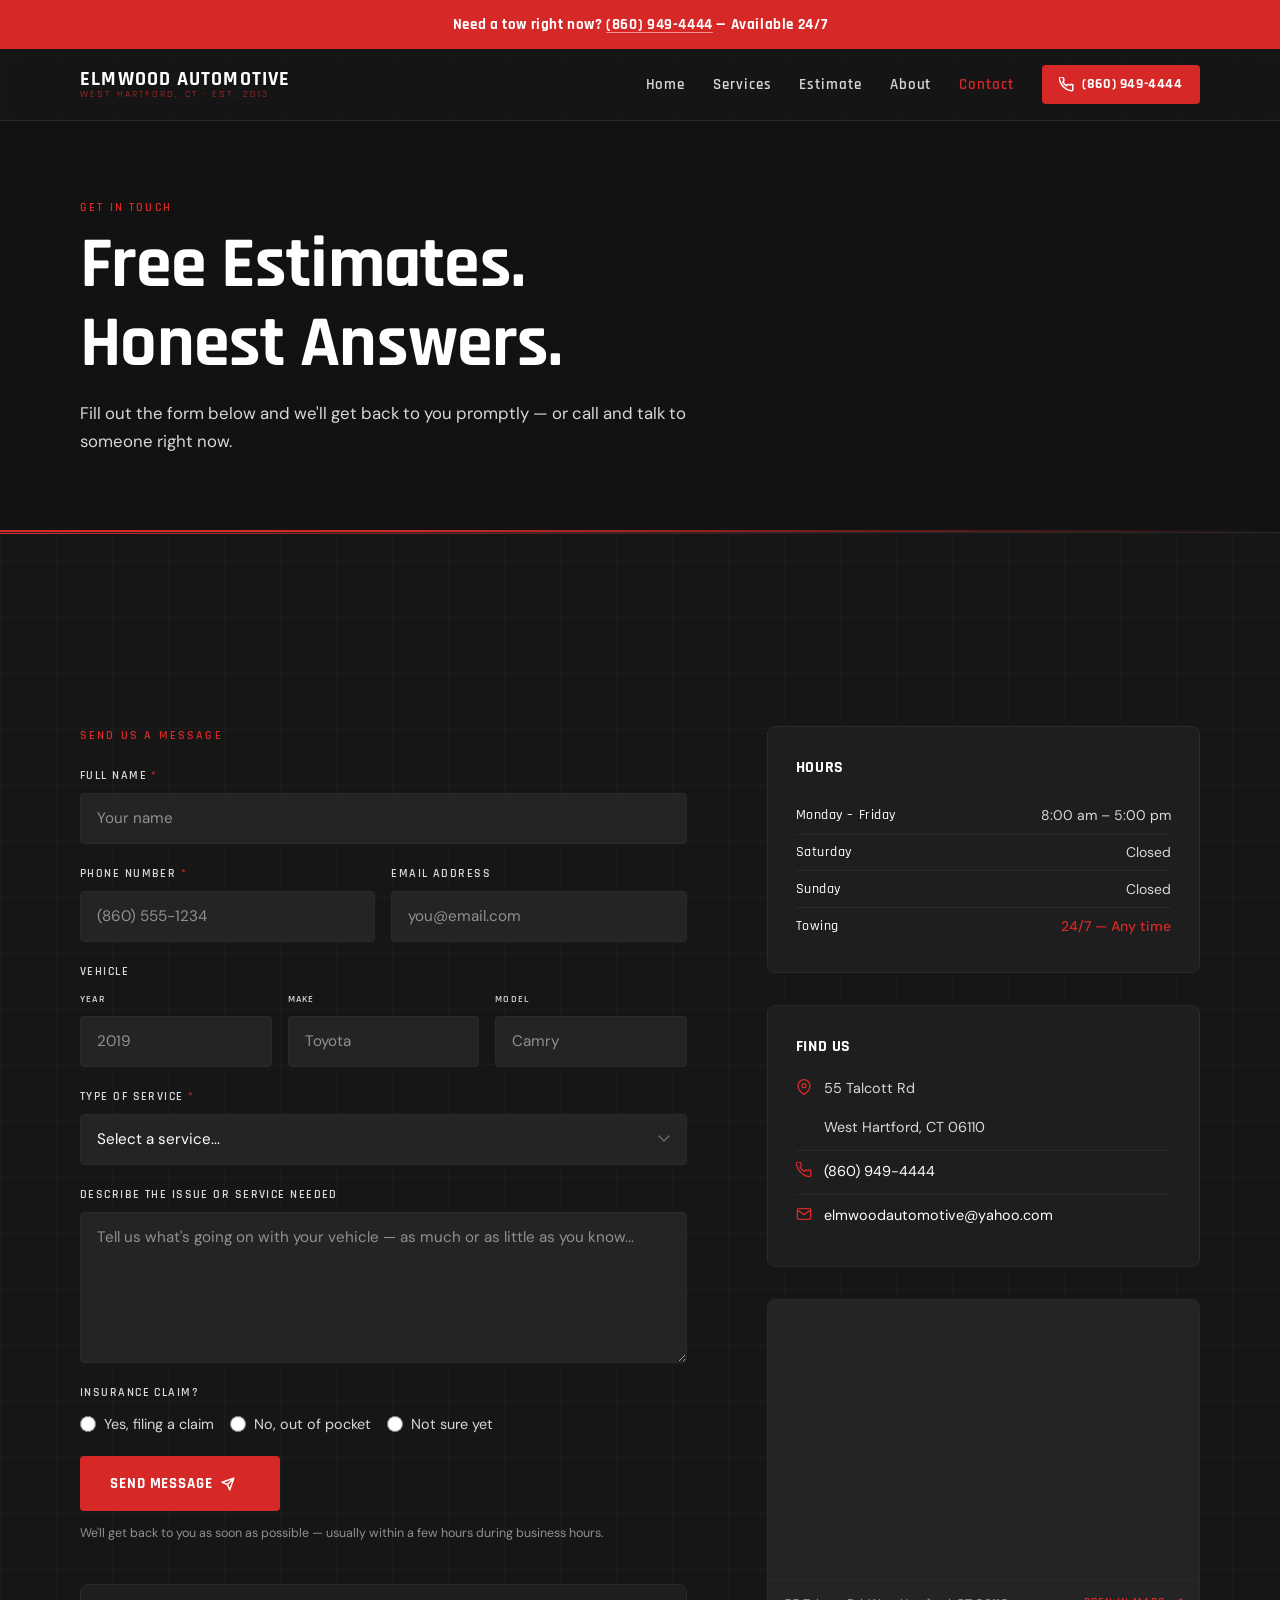
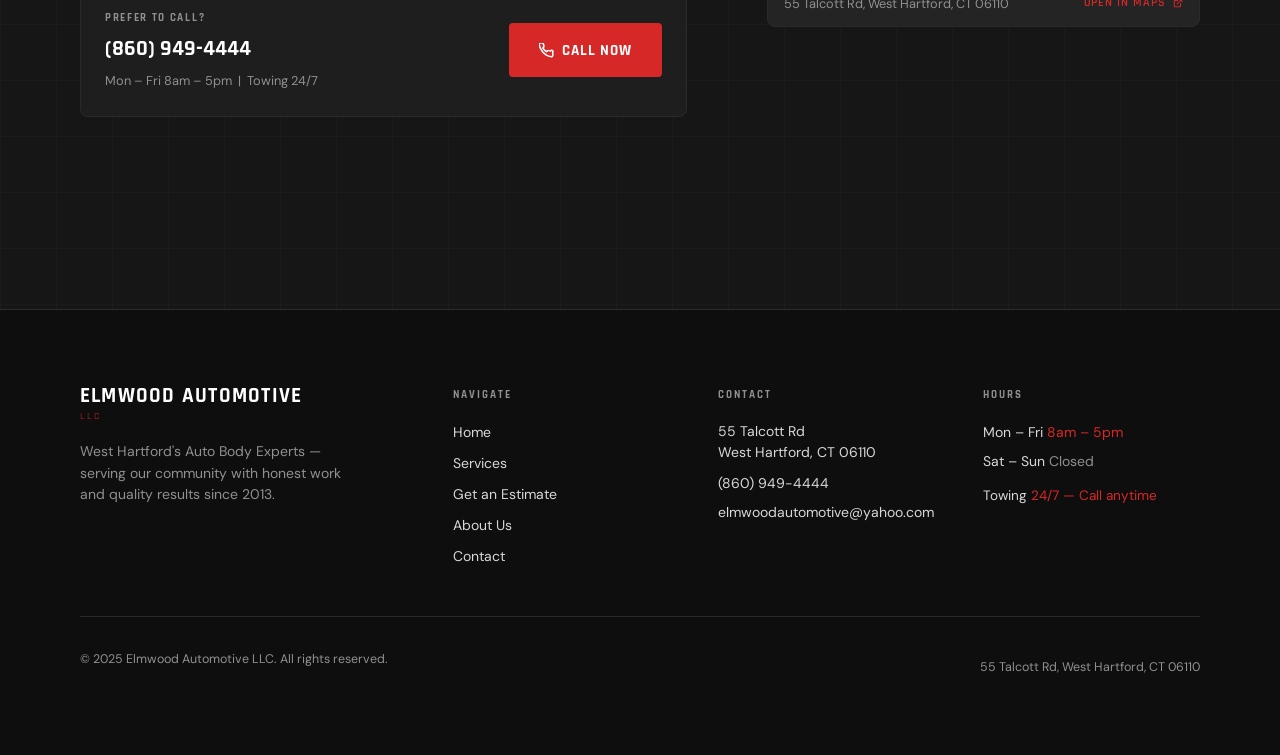
<file: contact.html>
<!DOCTYPE html>
<html lang="en">
<head>
  <meta charset="UTF-8">
  <meta name="viewport" content="width=device-width, initial-scale=1.0">
  <meta name="description" content="Contact Elmwood Automotive LLC in West Hartford, CT. Get a free estimate, request a tow, or ask about our services. Call (860) 949-4444. Open Mon-Fri 8am-5pm. Towing 24/7.">
  <title>Contact — Elmwood Automotive LLC</title>
  <link rel="preconnect" href="https://fonts.googleapis.com">
  <link rel="preconnect" href="https://fonts.gstatic.com" crossorigin>
  <link rel="stylesheet" href="css/styles.css">
</head>
<body>

  <a class="skip-link" href="#main">Skip to main content</a>

  <!-- URGENT BAR -->
  <div class="urgent-bar" role="alert" aria-label="Towing emergency notice">
    Need a tow right now?
    <a href="tel:8609494444">(860) 949-4444</a>
    — Available 24/7
  </div>

  <!-- NAV -->
  <header>
    <nav class="nav" role="navigation" aria-label="Main navigation">
      <div class="container nav-container">
        <a href="index.html" class="nav-logo" aria-label="Elmwood Automotive — Home">
          <span class="nav-logo-primary">ELMWOOD AUTOMOTIVE</span>
          <span class="nav-logo-sub">West Hartford, CT · Est. 2013</span>
        </a>
        <button class="nav-toggle" aria-expanded="false" aria-controls="nav-menu" aria-label="Open navigation menu">
          <span></span><span></span><span></span>
        </button>
        <div class="nav-links" id="nav-menu">
          <a href="index.html"    class="nav-link">Home</a>
          <a href="services.html" class="nav-link">Services</a>
          <a href="estimate.html" class="nav-link">Estimate</a>
          <a href="about.html"    class="nav-link">About</a>
          <a href="contact.html"  class="nav-link">Contact</a>
          <a href="tel:8609494444" class="nav-cta" aria-label="Call Elmwood Automotive at (860) 949-4444">
            <svg width="15" height="15" viewBox="0 0 24 24" fill="none" stroke="currentColor" stroke-width="2.5" stroke-linecap="round" stroke-linejoin="round" aria-hidden="true"><path d="M22 16.92v3a2 2 0 01-2.18 2 19.79 19.79 0 01-8.63-3.07A19.5 19.5 0 013.07 9.81 19.79 19.79 0 01.1 1.18 2 2 0 012.11 0h3a2 2 0 012 1.72 12.84 12.84 0 00.7 2.81 2 2 0 01-.45 2.11L6.09 7.91a16 16 0 006 6l1.27-1.27a2 2 0 012.11-.45 12.84 12.84 0 002.81.7A2 2 0 0122 14.91z"/></svg>
            (860) 949-4444
          </a>
        </div>
      </div>
    </nav>
  </header>

  <main id="main">

    <!-- PAGE HEADER -->
    <section class="page-header texture-brushed" aria-label="Contact page header">
      <div class="container">
        <p class="eyebrow">Get in Touch</p>
        <h1>Free Estimates.<br>Honest Answers.</h1>
        <p style="color:var(--c-text-2); margin-top:1rem; max-width:52ch; font-size:1.05rem;">Fill out the form below and we'll get back to you promptly — or call and talk to someone right now.</p>
      </div>
    </section>

    <div class="divider-red"></div>

    <!-- ============================================================
         CONTACT LAYOUT
         ============================================================ -->
    <section class="section" aria-label="Contact form and information">
      <div class="container">
        <div class="contact-layout">

          <!-- FORM -->
          <div>
            <p class="eyebrow" style="margin-bottom:1.25rem;">Send Us a Message</p>

            <!--
              Formspree: Replace "your-form-id" in the action URL with
              your actual Formspree form ID after creating one at formspree.io
            -->
            <form
              action="https://formspree.io/f/your-form-id"
              method="POST"
              class="contact-form"
              aria-label="Contact form"
              novalidate>

              <div class="contact-form-fields">

                <!-- Name -->
                <div class="contact-form-group">
                  <label class="contact-label" for="field-name">
                    Full Name <span aria-label="required" style="color:var(--c-accent)">*</span>
                  </label>
                  <input
                    class="contact-input"
                    type="text"
                    id="field-name"
                    name="name"
                    autocomplete="name"
                    placeholder="Your name"
                    required
                    aria-required="true">
                </div>

                <!-- Phone + Email row -->
                <div class="form-row">
                  <div class="contact-form-group">
                    <label class="contact-label" for="field-phone">
                      Phone Number <span aria-label="required" style="color:var(--c-accent)">*</span>
                    </label>
                    <input
                      class="contact-input"
                      type="tel"
                      id="field-phone"
                      name="phone"
                      autocomplete="tel"
                      placeholder="(860) 555-1234"
                      required
                      aria-required="true">
                  </div>
                  <div class="contact-form-group">
                    <label class="contact-label" for="field-email">Email Address</label>
                    <input
                      class="contact-input"
                      type="email"
                      id="field-email"
                      name="email"
                      autocomplete="email"
                      placeholder="you@email.com">
                  </div>
                </div>

                <!-- Vehicle row -->
                <div>
                  <p class="contact-label" style="margin-bottom:0.6rem;">Vehicle</p>
                  <div class="vehicle-row">
                    <div class="contact-form-group">
                      <label class="contact-label" for="field-year" style="font-size:0.65rem;">Year</label>
                      <input
                        class="contact-input"
                        type="text"
                        id="field-year"
                        name="vehicle_year"
                        placeholder="2019"
                        maxlength="4"
                        inputmode="numeric">
                    </div>
                    <div class="contact-form-group">
                      <label class="contact-label" for="field-make" style="font-size:0.65rem;">Make</label>
                      <input
                        class="contact-input"
                        type="text"
                        id="field-make"
                        name="vehicle_make"
                        placeholder="Toyota">
                    </div>
                    <div class="contact-form-group">
                      <label class="contact-label" for="field-model" style="font-size:0.65rem;">Model</label>
                      <input
                        class="contact-input"
                        type="text"
                        id="field-model"
                        name="vehicle_model"
                        placeholder="Camry">
                    </div>
                  </div>
                </div>

                <!-- Service type -->
                <div class="contact-form-group">
                  <label class="contact-label" for="field-service">
                    Type of Service <span aria-label="required" style="color:var(--c-accent)">*</span>
                  </label>
                  <select
                    class="contact-select"
                    id="field-service"
                    name="service_type"
                    required
                    aria-required="true">
                    <option value="" disabled selected>Select a service...</option>
                    <option value="collision">Collision Repair</option>
                    <option value="dent">Paintless Dent Repair</option>
                    <option value="towing">Towing Request</option>
                    <option value="used-car">Used Car Inquiry</option>
                    <option value="maintenance">Maintenance / General Service</option>
                    <option value="intoxalock">Intoxalock Installation</option>
                    <option value="other">Other</option>
                  </select>
                </div>

                <!-- Description -->
                <div class="contact-form-group">
                  <label class="contact-label" for="field-description">Describe the Issue or Service Needed</label>
                  <textarea
                    class="contact-textarea"
                    id="field-description"
                    name="description"
                    placeholder="Tell us what's going on with your vehicle — as much or as little as you know..."
                    rows="5"></textarea>
                </div>

                <!-- Insurance -->
                <fieldset style="border:none; padding:0;">
                  <legend class="contact-label" style="margin-bottom:0.6rem; display:block;">Insurance Claim?</legend>
                  <div class="radio-group" role="group" aria-label="Insurance claim status">
                    <label class="radio-option">
                      <input type="radio" id="insurance-yes" name="insurance_claim" value="yes">
                      <span class="radio-option-label">Yes, filing a claim</span>
                    </label>
                    <label class="radio-option">
                      <input type="radio" id="insurance-no" name="insurance_claim" value="no">
                      <span class="radio-option-label">No, out of pocket</span>
                    </label>
                    <label class="radio-option">
                      <input type="radio" id="insurance-unsure" name="insurance_claim" value="unsure">
                      <span class="radio-option-label">Not sure yet</span>
                    </label>
                  </div>
                </fieldset>

                <!-- Submit -->
                <div>
                  <button type="submit" class="btn btn-primary" style="min-width:200px;">
                    Send Message
                    <svg width="14" height="14" viewBox="0 0 24 24" fill="none" stroke="currentColor" stroke-width="2.5" stroke-linecap="round" stroke-linejoin="round" aria-hidden="true"><path d="M22 2L11 13M22 2l-7 20-4-9-9-4 20-7z"/></svg>
                  </button>
                  <p style="font-size:0.78rem; color:var(--c-text-muted); margin-top:0.75rem; max-width:none;">We'll get back to you as soon as possible — usually within a few hours during business hours.</p>
                </div>

              </div>
            </form>

            <!-- Prefer to call? -->
            <div style="margin-top:2.5rem; padding:1.5rem; background:var(--c-bg-card); border:1px solid var(--c-border); border-radius:var(--r-lg); display:flex; align-items:center; gap:1.25rem; flex-wrap:wrap;">
              <div>
                <p style="font-family:var(--f-display); font-size:0.7rem; font-weight:700; letter-spacing:0.15em; text-transform:uppercase; color:var(--c-text-muted); margin-bottom:0.25rem;">Prefer to call?</p>
                <a href="tel:8609494444" style="font-family:var(--f-display); font-size:1.4rem; font-weight:700; color:var(--c-text); transition:color 150ms ease; display:block;" aria-label="Call (860) 949-4444">(860) 949-4444</a>
                <p style="font-size:0.8rem; color:var(--c-text-muted); max-width:none; margin-top:0.15rem;">Mon – Fri 8am – 5pm &nbsp;|&nbsp; Towing 24/7</p>
              </div>
              <a href="tel:8609494444" class="btn btn-primary" style="margin-left:auto; flex-shrink:0;" aria-label="Call now">
                <svg width="15" height="15" viewBox="0 0 24 24" fill="none" stroke="currentColor" stroke-width="2.5" stroke-linecap="round" stroke-linejoin="round" aria-hidden="true"><path d="M22 16.92v3a2 2 0 01-2.18 2 19.79 19.79 0 01-8.63-3.07A19.5 19.5 0 013.07 9.81 19.79 19.79 0 01.1 1.18 2 2 0 012.11 0h3a2 2 0 012 1.72 12.84 12.84 0 00.7 2.81 2 2 0 01-.45 2.11L6.09 7.91a16 16 0 006 6l1.27-1.27a2 2 0 012.11-.45 12.84 12.84 0 002.81.7A2 2 0 0122 14.91z"/></svg>
                Call Now
              </a>
            </div>
          </div>

          <!-- SIDEBAR -->
          <aside class="contact-sidebar" aria-label="Contact information">

            <!-- Hours -->
            <div class="info-card">
              <p class="info-card-title">Hours</p>
              <div class="hours-table" role="table" aria-label="Business hours">
                <div class="hours-row" role="row">
                  <span class="hours-label" role="rowheader">Monday – Friday</span>
                  <span class="hours-value" role="cell">8:00 am – 5:00 pm</span>
                </div>
                <div class="hours-row" role="row">
                  <span class="hours-label" role="rowheader">Saturday</span>
                  <span class="hours-value" role="cell">Closed</span>
                </div>
                <div class="hours-row" role="row">
                  <span class="hours-label" role="rowheader">Sunday</span>
                  <span class="hours-value" role="cell">Closed</span>
                </div>
                <div class="hours-row highlight" role="row">
                  <span class="hours-label" role="rowheader">Towing</span>
                  <span class="hours-value" role="cell">24/7 — Any time</span>
                </div>
              </div>
            </div>

            <!-- Contact info -->
            <div class="info-card">
              <p class="info-card-title">Find Us</p>
              <div class="info-card-row">
                <svg class="info-card-icon" width="16" height="16" viewBox="0 0 24 24" fill="none" stroke="currentColor" stroke-width="2" stroke-linecap="round" stroke-linejoin="round" aria-hidden="true"><path d="M21 10c0 7-9 13-9 13s-9-6-9-13a9 9 0 0118 0z"/><circle cx="12" cy="10" r="3"/></svg>
                <div>
                  <p>55 Talcott Rd</p>
                  <p>West Hartford, CT 06110</p>
                </div>
              </div>
              <div class="info-card-row">
                <svg class="info-card-icon" width="16" height="16" viewBox="0 0 24 24" fill="none" stroke="currentColor" stroke-width="2" stroke-linecap="round" stroke-linejoin="round" aria-hidden="true"><path d="M22 16.92v3a2 2 0 01-2.18 2 19.79 19.79 0 01-8.63-3.07A19.5 19.5 0 013.07 9.81 19.79 19.79 0 01.1 1.18 2 2 0 012.11 0h3a2 2 0 012 1.72 12.84 12.84 0 00.7 2.81 2 2 0 01-.45 2.11L6.09 7.91a16 16 0 006 6l1.27-1.27a2 2 0 012.11-.45 12.84 12.84 0 002.81.7A2 2 0 0122 14.91z"/></svg>
                <a href="tel:8609494444" class="info-card-link" aria-label="Call (860) 949-4444">(860) 949-4444</a>
              </div>
              <div class="info-card-row">
                <svg class="info-card-icon" width="16" height="16" viewBox="0 0 24 24" fill="none" stroke="currentColor" stroke-width="2" stroke-linecap="round" stroke-linejoin="round" aria-hidden="true"><path d="M4 4h16c1.1 0 2 .9 2 2v12c0 1.1-.9 2-2 2H4c-1.1 0-2-.9-2-2V6c0-1.1.9-2 2-2z"/><polyline points="22,6 12,13 2,6"/></svg>
                <a href="mailto:elmwoodautomotive@yahoo.com" class="info-card-link">elmwoodautomotive@yahoo.com</a>
              </div>
            </div>

            <!-- Map -->
            <div class="map-embed" aria-label="Map showing Elmwood Automotive location">
              <iframe
                src="https://www.google.com/maps/embed?pb=!1m18!1m12!1m3!1d2974.8284766!2d-72.7268!3d41.7581!2m3!1f0!2f0!3f0!3m2!1i1024!2i768!4f13.1!3m3!1m2!1s0x89e65efb3b5aaaab%3A0x1!2s55+Talcott+Rd%2C+West+Hartford%2C+CT+06110!5e0!3m2!1sen!2sus!4v1"
                title="55 Talcott Rd, West Hartford, CT 06110 — Elmwood Automotive"
                loading="lazy"
                referrerpolicy="no-referrer-when-downgrade"
                allowfullscreen>
              </iframe>
              <div class="map-embed-footer">
                <p class="map-embed-address">55 Talcott Rd, West Hartford, CT 06110</p>
                <a href="https://maps.google.com/?q=55+Talcott+Rd,+West+Hartford,+CT+06110"
                   target="_blank"
                   rel="noopener noreferrer"
                   class="map-embed-link"
                   aria-label="Open location in Google Maps (opens new tab)">
                  Open in Maps
                  <svg width="10" height="10" viewBox="0 0 24 24" fill="none" stroke="currentColor" stroke-width="2.5" stroke-linecap="round" stroke-linejoin="round" aria-hidden="true" style="display:inline; vertical-align:middle; margin-left:3px;"><path d="M18 13v6a2 2 0 01-2 2H5a2 2 0 01-2-2V8a2 2 0 012-2h6M15 3h6v6M10 14L21 3"/></svg>
                </a>
              </div>
            </div>

          </aside>
        </div>
      </div>
    </section>

  </main>

  <!-- FOOTER -->
  <footer class="footer" role="contentinfo">
    <div class="container">
      <div class="footer-grid">
        <div>
          <p class="footer-logo-text">ELMWOOD AUTOMOTIVE</p>
          <p class="footer-logo-sub">LLC</p>
          <p class="footer-tagline">West Hartford's Auto Body Experts — serving our community with honest work and quality results since 2013.</p>
        </div>
        <div>
          <p class="footer-col-title">Navigate</p>
          <nav class="footer-links" aria-label="Footer navigation">
            <a href="index.html"    class="footer-link">Home</a>
            <a href="services.html" class="footer-link">Services</a>
            <a href="estimate.html" class="footer-link">Get an Estimate</a>
            <a href="about.html"    class="footer-link">About Us</a>
            <a href="contact.html"  class="footer-link">Contact</a>
          </nav>
        </div>
        <div>
          <p class="footer-col-title">Contact</p>
          <p class="footer-contact-item">55 Talcott Rd<br>West Hartford, CT 06110</p>
          <a href="tel:8609494444"                    class="footer-contact-link">(860) 949-4444</a>
          <a href="mailto:elmwoodautomotive@yahoo.com" class="footer-contact-link">elmwoodautomotive@yahoo.com</a>
        </div>
        <div>
          <p class="footer-col-title">Hours</p>
          <div class="footer-hours-item">Mon – Fri <span>8am – 5pm</span></div>
          <div class="footer-hours-item">Sat – Sun <span style="color:var(--c-text-muted)">Closed</span></div>
          <div class="footer-hours-item" style="margin-top:0.75rem; font-size:0.85rem;">Towing <span>24/7 — Call anytime</span></div>
        </div>
      </div>
      <div class="footer-bottom">
        <p class="footer-copyright">&copy; 2025 Elmwood Automotive LLC. All rights reserved.</p>
        <p class="footer-copyright">55 Talcott Rd, West Hartford, CT 06110</p>
      </div>
    </div>
  </footer>

  <script src="js/main.js"></script>
</body>
</html>
</file>
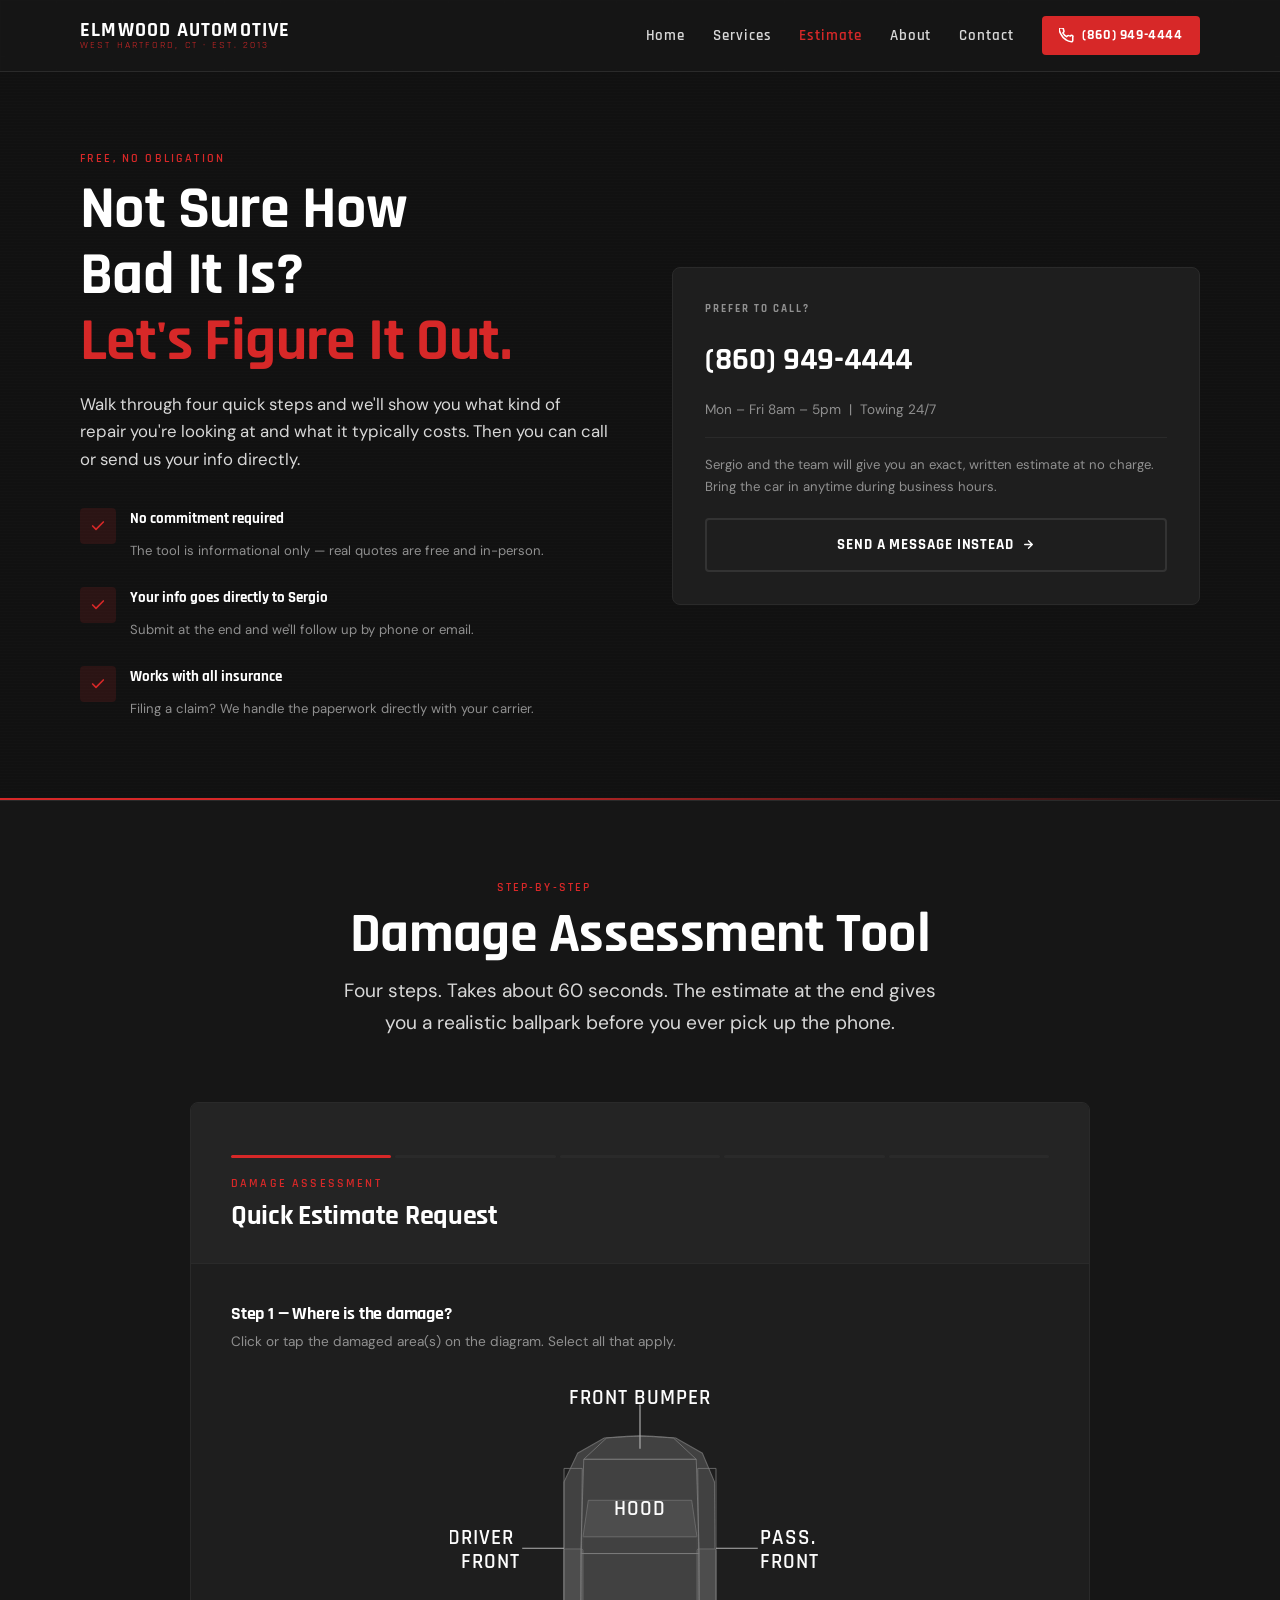
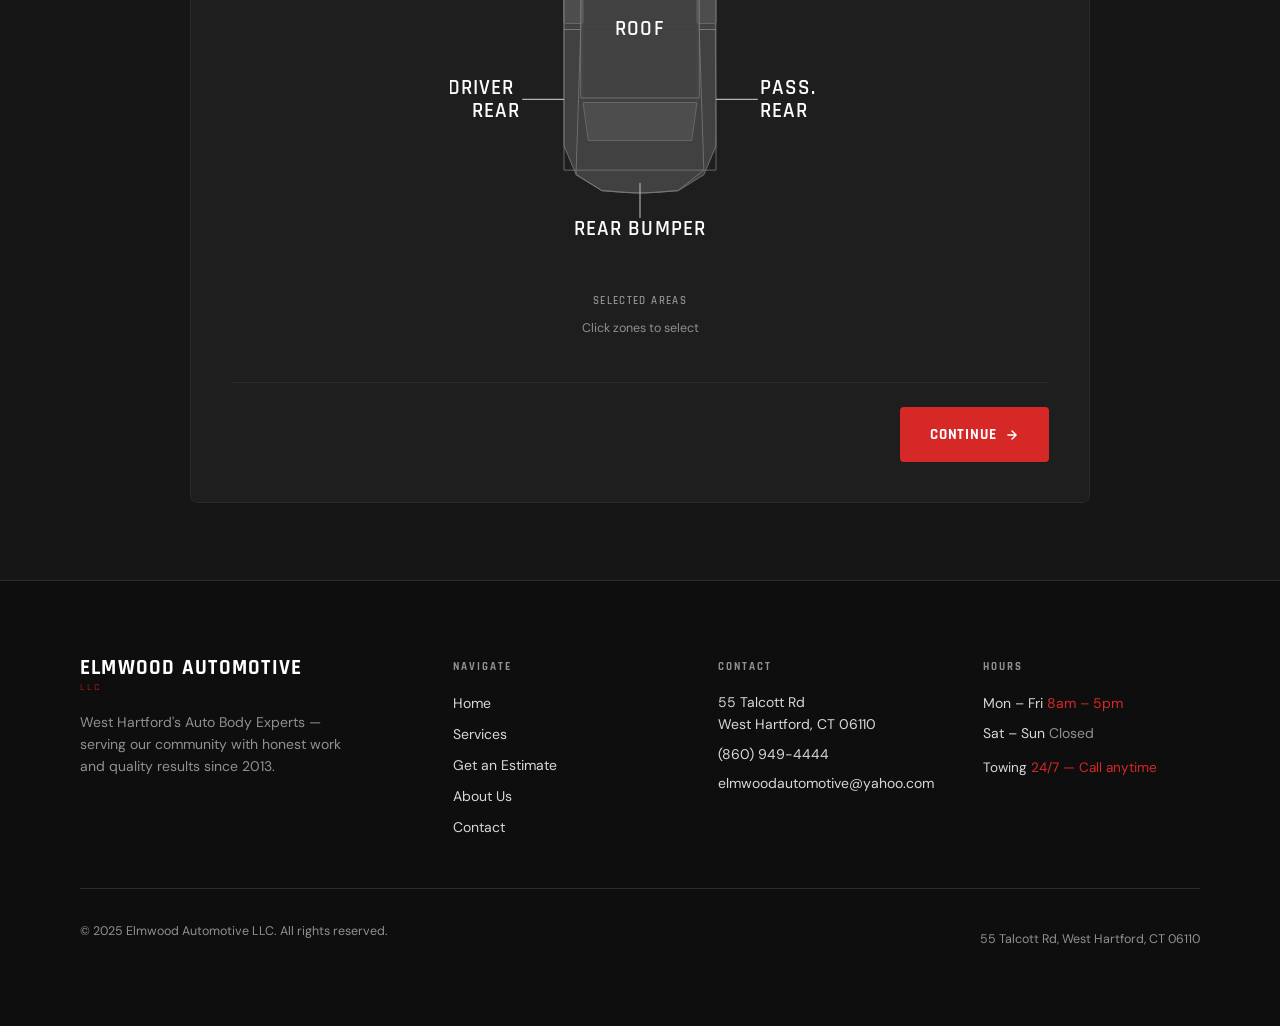
<file: estimate.html>
<!DOCTYPE html>
<html lang="en">
<head>
  <meta charset="UTF-8">
  <meta name="viewport" content="width=device-width, initial-scale=1.0">
  <meta name="description" content="Get a quick damage estimate from Elmwood Automotive in West Hartford, CT. Use our interactive tool to describe your damage and get a typical cost range — free, no obligation.">
  <title>Quick Estimate — Elmwood Automotive LLC</title>
  <link rel="preconnect" href="https://fonts.googleapis.com">
  <link rel="preconnect" href="https://fonts.gstatic.com" crossorigin>
  <link rel="stylesheet" href="css/styles.css">
  <style>
    /* Full-page tool layout */
    .estimate-hero {
      background-color: #111;
      padding-block: clamp(3rem, 6vw, 5rem);
      border-bottom: 1px solid var(--c-border);
      position: relative;
      overflow: hidden;
    }
    .estimate-hero::after {
      content: '';
      position: absolute;
      bottom: 0; left: 0; right: 0;
      height: 2px;
      background: linear-gradient(to right, var(--c-accent) 30%, transparent 100%);
    }
    .estimate-hero-inner {
      display: grid;
      grid-template-columns: 1fr 1fr;
      gap: 4rem;
      align-items: center;
    }
    .estimate-trust {
      display: flex;
      flex-direction: column;
      gap: 1.25rem;
      margin-top: 2rem;
    }
    .trust-item {
      display: flex;
      align-items: flex-start;
      gap: 0.875rem;
    }
    .trust-icon {
      flex-shrink: 0;
      width: 36px;
      height: 36px;
      background: var(--c-accent-dim);
      border-radius: var(--r);
      display: flex;
      align-items: center;
      justify-content: center;
      color: var(--c-accent);
      margin-top: 2px;
    }
    .trust-text strong {
      display: block;
      font-family: var(--f-display);
      font-weight: 700;
      font-size: 0.95rem;
      color: var(--c-text);
      margin-bottom: 0.15rem;
    }
    .trust-text span {
      font-size: 0.82rem;
      color: var(--c-text-muted);
    }
    .estimate-tool-wrap {
      padding-block: clamp(3rem, 6vw, 5rem);
      background: var(--c-bg);
    }
    /* Make tool fill more of the page on this dedicated view */
    .damage-tool {
      max-width: 900px;
    }
    @media (max-width: 768px) {
      .estimate-hero-inner { grid-template-columns: 1fr; gap: 2rem; }
    }
  </style>
</head>
<body>

  <a class="skip-link" href="#main">Skip to main content</a>

  <!-- NAV -->
  <header>
    <nav class="nav" role="navigation" aria-label="Main navigation">
      <div class="container nav-container">
        <a href="index.html" class="nav-logo" aria-label="Elmwood Automotive — Home">
          <span class="nav-logo-primary">ELMWOOD AUTOMOTIVE</span>
          <span class="nav-logo-sub">West Hartford, CT · Est. 2013</span>
        </a>
        <button class="nav-toggle" aria-expanded="false" aria-controls="nav-menu" aria-label="Open navigation menu">
          <span></span><span></span><span></span>
        </button>
        <div class="nav-links" id="nav-menu">
          <a href="index.html"    class="nav-link">Home</a>
          <a href="services.html" class="nav-link">Services</a>
          <a href="estimate.html" class="nav-link">Estimate</a>
          <a href="about.html"    class="nav-link">About</a>
          <a href="contact.html"  class="nav-link">Contact</a>
          <a href="tel:8609494444" class="nav-cta" aria-label="Call Elmwood Automotive at (860) 949-4444">
            <svg width="15" height="15" viewBox="0 0 24 24" fill="none" stroke="currentColor" stroke-width="2.5" stroke-linecap="round" stroke-linejoin="round" aria-hidden="true"><path d="M22 16.92v3a2 2 0 01-2.18 2 19.79 19.79 0 01-8.63-3.07A19.5 19.5 0 013.07 9.81 19.79 19.79 0 01.1 1.18 2 2 0 012.11 0h3a2 2 0 012 1.72 12.84 12.84 0 00.7 2.81 2 2 0 01-.45 2.11L6.09 7.91a16 16 0 006 6l1.27-1.27a2 2 0 012.11-.45 12.84 12.84 0 002.81.7A2 2 0 0122 14.91z"/></svg>
            (860) 949-4444
          </a>
        </div>
      </div>
    </nav>
  </header>

  <main id="main">

    <!-- HERO -->
    <section class="estimate-hero texture-brushed" aria-label="Estimate page header">
      <div class="container">
        <div class="estimate-hero-inner">
          <div>
            <p class="eyebrow">Free, No Obligation</p>
            <h1 style="font-size:clamp(2rem, 5vw, 3.75rem); margin-top:0.5rem; margin-bottom:1rem;">
              Not Sure How Bad It Is?<br>
              <span style="color:var(--c-accent);">Let's Figure It Out.</span>
            </h1>
            <p style="font-size:1.05rem; color:var(--c-text-2); max-width:46ch;">Walk through four quick steps and we'll show you what kind of repair you're looking at and what it typically costs. Then you can call or send us your info directly.</p>

            <div class="estimate-trust">
              <div class="trust-item">
                <div class="trust-icon" aria-hidden="true">
                  <svg width="16" height="16" viewBox="0 0 24 24" fill="none" stroke="currentColor" stroke-width="2.5" stroke-linecap="round" stroke-linejoin="round"><polyline points="20 6 9 17 4 12"/></svg>
                </div>
                <div class="trust-text">
                  <strong>No commitment required</strong>
                  <span>The tool is informational only — real quotes are free and in-person.</span>
                </div>
              </div>
              <div class="trust-item">
                <div class="trust-icon" aria-hidden="true">
                  <svg width="16" height="16" viewBox="0 0 24 24" fill="none" stroke="currentColor" stroke-width="2.5" stroke-linecap="round" stroke-linejoin="round"><polyline points="20 6 9 17 4 12"/></svg>
                </div>
                <div class="trust-text">
                  <strong>Your info goes directly to Sergio</strong>
                  <span>Submit at the end and we'll follow up by phone or email.</span>
                </div>
              </div>
              <div class="trust-item">
                <div class="trust-icon" aria-hidden="true">
                  <svg width="16" height="16" viewBox="0 0 24 24" fill="none" stroke="currentColor" stroke-width="2.5" stroke-linecap="round" stroke-linejoin="round"><polyline points="20 6 9 17 4 12"/></svg>
                </div>
                <div class="trust-text">
                  <strong>Works with all insurance</strong>
                  <span>Filing a claim? We handle the paperwork directly with your carrier.</span>
                </div>
              </div>
            </div>
          </div>

          <div style="background:var(--c-bg-card); border:1px solid var(--c-border); border-radius:var(--r-lg); padding:2rem; display:flex; flex-direction:column; gap:1rem;">
            <p style="font-family:var(--f-display); font-size:0.7rem; font-weight:700; letter-spacing:0.18em; text-transform:uppercase; color:var(--c-text-muted);">Prefer to call?</p>
            <a href="tel:8609494444" style="font-family:var(--f-display); font-size:2rem; font-weight:700; color:var(--c-text); transition:color 150ms ease;" aria-label="Call (860) 949-4444">(860) 949-4444</a>
            <p style="font-size:0.85rem; color:var(--c-text-muted); max-width:none; margin-top:-0.25rem;">Mon – Fri 8am – 5pm &nbsp;|&nbsp; Towing 24/7</p>
            <div style="height:1px; background:var(--c-border);"></div>
            <p style="font-size:0.82rem; color:var(--c-text-muted); max-width:none;">Sergio and the team will give you an exact, written estimate at no charge. Bring the car in anytime during business hours.</p>
            <a href="contact.html" class="btn btn-outline" style="margin-top:0.25rem; justify-content:center;">
              Send a Message Instead
              <svg width="13" height="13" viewBox="0 0 24 24" fill="none" stroke="currentColor" stroke-width="2.5" stroke-linecap="round" stroke-linejoin="round" aria-hidden="true"><path d="M5 12h14M12 5l7 7-7 7"/></svg>
            </a>
          </div>
        </div>
      </div>
    </section>

    <!-- TOOL -->
    <section class="estimate-tool-wrap" aria-labelledby="tool-heading">
      <div class="container">
        <div class="section-header reveal" style="text-align:center; max-width:600px; margin-inline:auto;">
          <p class="eyebrow">Step-by-Step</p>
          <h2 id="tool-heading">Damage Assessment Tool</h2>
          <p style="color:var(--c-text-2); margin-top:0.6rem; max-width:48ch; margin-inline:auto;">Four steps. Takes about 60 seconds. The estimate at the end gives you a realistic ballpark before you ever pick up the phone.</p>
        </div>

        <div class="damage-tool reveal reveal-delay-1">

          <!-- Tool Header -->
          <div class="damage-tool-header">
            <div class="tool-progress" role="progressbar" aria-valuemin="1" aria-valuemax="5" aria-valuenow="1" aria-label="Assessment progress">
              <div class="tool-progress-step active"></div>
              <div class="tool-progress-step"></div>
              <div class="tool-progress-step"></div>
              <div class="tool-progress-step"></div>
              <div class="tool-progress-step"></div>
            </div>
            <p class="eyebrow" style="margin-top:1rem;">Damage Assessment</p>
            <h3>Quick Estimate Request</h3>
          </div>

          <!-- Tool Body -->
          <div class="damage-tool-body">

            <!-- STEP 1: Car Diagram -->
            <div class="tool-step active" id="step-1" aria-label="Step 1 of 4: Select damaged areas">
              <h4 class="tool-step-title">Step 1 — Where is the damage?</h4>
              <p class="tool-step-hint">Click or tap the damaged area(s) on the diagram. Select all that apply.</p>

              <div class="car-diagram-wrap">
                <svg class="car-diagram" viewBox="-110 -65 500 640" xmlns="http://www.w3.org/2000/svg"
                     role="group" aria-label="Top-down car diagram — click zones to mark damage">
                  <title>Car damage zone selector</title>

                  <!-- Car body silhouette -->
                  <path class="car-body" d="M 93,10 C 140,6 140,6 187,10 L 222,30 L 238,68 L 240,415 L 224,453 L 190,474 C 140,478 140,478 90,474 L 56,453 L 40,415 L 40,68 L 58,30 Z"/>

                  <!-- Glass areas -->
                  <path class="car-glass" d="M 72,92 L 208,92 L 215,140 L 65,140 Z"/>
                  <path class="car-glass" d="M 65,358 L 215,358 L 208,408 L 72,408 Z"/>
                  <rect class="car-glass" x="40" y="156" width="25" height="98" rx="2"/>
                  <rect class="car-glass" x="215" y="156" width="25" height="98" rx="2"/>

                  <!-- Detail lines -->
                  <path stroke="#2e2e2e" stroke-width="1" fill="none" d="M 65,140 L 65,156 M 215,140 L 215,156"/>
                  <path stroke="#2e2e2e" stroke-width="1" fill="none" d="M 65,254 L 65,358 M 215,254 L 215,358"/>
                  <line x1="40" y1="258" x2="240" y2="258" stroke="#2a2a2a" stroke-width="1"/>

                  <!-- CLICKABLE ZONES -->
                  <path class="zone" data-zone="front-bumper" data-label="Front Bumper"      d="M 96,10 C 140,7 140,7 184,10 L 214,38 L 66,38 Z"/>
                  <path class="zone" data-zone="hood"          data-label="Hood"              d="M 66,38 L 214,38 L 218,162 L 62,162 Z"/>
                  <path class="zone" data-zone="roof"          data-label="Roof"              d="M 62,162 L 218,162 L 218,352 L 62,352 Z"/>
                  <path class="zone" data-zone="driver-front"  data-label="Driver Side Front" d="M 40,50 L 64,50 L 62,262 L 40,262 Z"/>
                  <path class="zone" data-zone="driver-rear"   data-label="Driver Side Rear"  d="M 40,262 L 62,262 L 56,447 L 40,447 Z"/>
                  <path class="zone" data-zone="passenger-front" data-label="Passenger Side Front" d="M 216,50 L 240,50 L 240,262 L 218,262 Z"/>
                  <path class="zone" data-zone="passenger-rear"  data-label="Passenger Side Rear"  d="M 218,262 L 240,262 L 240,447 L 224,447 Z"/>
                  <path class="zone" data-zone="rear-bumper"   data-label="Rear Bumper"       d="M 56,447 L 224,447 L 190,474 C 140,478 140,478 90,474 L 56,453 Z"/>

                  <!-- LEADER LINES -->
                  <line class="leader-line" x1="140" y1="24"  x2="140" y2="-34"/>
                  <line class="leader-line" x1="40"  y1="155" x2="-15" y2="155"/>
                  <line class="leader-line" x1="40"  y1="354" x2="-15" y2="354"/>
                  <line class="leader-line" x1="240" y1="155" x2="295" y2="155"/>
                  <line class="leader-line" x1="240" y1="354" x2="295" y2="354"/>
                  <line class="leader-line" x1="140" y1="464" x2="140" y2="510"/>

                  <!-- OUTSIDE LABELS -->
                  <text class="zone-label" x="140" y="-42" style="text-anchor:middle">FRONT BUMPER</text>

                  <text class="zone-label" style="text-anchor:end">
                    <tspan x="-18" y="143">DRIVER</tspan>
                    <tspan x="-18" dy="31">FRONT</tspan>
                  </text>

                  <text class="zone-label" style="text-anchor:end">
                    <tspan x="-18" y="340">DRIVER</tspan>
                    <tspan x="-18" dy="31">REAR</tspan>
                  </text>

                  <text class="zone-label" style="text-anchor:start">
                    <tspan x="298" y="143">PASS.</tspan>
                    <tspan x="298" dy="31">FRONT</tspan>
                  </text>

                  <text class="zone-label" style="text-anchor:start">
                    <tspan x="298" y="340">PASS.</tspan>
                    <tspan x="298" dy="31">REAR</tspan>
                  </text>

                  <text class="zone-label" x="140" y="525" style="text-anchor:middle">REAR BUMPER</text>

                  <!-- INSIDE LABELS: Hood and Roof stay inside -->
                  <text class="zone-label" x="140" y="105" style="text-anchor:middle">HOOD</text>
                  <text class="zone-label" x="140" y="262" style="text-anchor:middle">ROOF</text>
                </svg>
                <div>
                  <p style="font-family:var(--f-display); font-size:0.7rem; font-weight:600; letter-spacing:0.12em; text-transform:uppercase; color:var(--c-text-muted); margin-bottom:0.5rem; text-align:center;">Selected Areas</p>
                  <div class="zone-tags" aria-live="polite" aria-label="Selected damage zones"></div>
                </div>
              </div>

              <div class="tool-nav">
                <button class="tool-nav-back" data-action="back" disabled aria-disabled="true">Back</button>
                <button class="btn btn-primary" data-action="next">
                  Continue
                  <svg width="14" height="14" viewBox="0 0 24 24" fill="none" stroke="currentColor" stroke-width="2.5" stroke-linecap="round" stroke-linejoin="round" aria-hidden="true"><path d="M5 12h14M12 5l7 7-7 7"/></svg>
                </button>
              </div>
            </div>

            <!-- STEP 2: Damage Type -->
            <div class="tool-step" id="step-2" aria-label="Step 2 of 4: Describe the damage">
              <h4 class="tool-step-title">Step 2 — How would you describe the damage?</h4>
              <p class="tool-step-hint">Choose the option that best matches what you're seeing.</p>
              <div class="tool-options" role="radiogroup" aria-label="Damage severity">
                <div class="tool-option" data-group="damage" data-value="scratch" role="radio" aria-checked="false" tabindex="0">
                  <div class="tool-option-mark" aria-hidden="true"></div>
                  <div>
                    <span class="tool-option-label">Light scratch or scuff (paint only)</span>
                    <span class="tool-option-sub">Surface-level marks. No dent, no metal damage.</span>
                  </div>
                </div>
                <div class="tool-option" data-group="damage" data-value="dent-no-paint" role="radio" aria-checked="false" tabindex="0">
                  <div class="tool-option-mark" aria-hidden="true"></div>
                  <div>
                    <span class="tool-option-label">Dent with no paint damage</span>
                    <span class="tool-option-sub">Panel is pushed in but paint is unbroken.</span>
                  </div>
                </div>
                <div class="tool-option" data-group="damage" data-value="dent-paint" role="radio" aria-checked="false" tabindex="0">
                  <div class="tool-option-mark" aria-hidden="true"></div>
                  <div>
                    <span class="tool-option-label">Dent with paint damage or cracking</span>
                    <span class="tool-option-sub">Metal is dented and paint is chipped, cracked, or missing.</span>
                  </div>
                </div>
                <div class="tool-option" data-group="damage" data-value="bent" role="radio" aria-checked="false" tabindex="0">
                  <div class="tool-option-mark" aria-hidden="true"></div>
                  <div>
                    <span class="tool-option-label">Panel is bent or creased</span>
                    <span class="tool-option-sub">Significant deformation. More than a minor dent.</span>
                  </div>
                </div>
                <div class="tool-option" data-group="damage" data-value="structural" role="radio" aria-checked="false" tabindex="0">
                  <div class="tool-option-mark" aria-hidden="true"></div>
                  <div>
                    <span class="tool-option-label">Structural damage / car won't drive normally</span>
                    <span class="tool-option-sub">Frame damage, airbag deployment, vehicle can't be driven safely.</span>
                  </div>
                </div>
              </div>
              <div class="tool-nav">
                <button class="tool-nav-back" data-action="back">Back</button>
                <button class="btn btn-primary" data-action="next">
                  Continue
                  <svg width="14" height="14" viewBox="0 0 24 24" fill="none" stroke="currentColor" stroke-width="2.5" stroke-linecap="round" stroke-linejoin="round" aria-hidden="true"><path d="M5 12h14M12 5l7 7-7 7"/></svg>
                </button>
              </div>
            </div>

            <!-- STEP 3: Insurance -->
            <div class="tool-step" id="step-3" aria-label="Step 3 of 4: Insurance">
              <h4 class="tool-step-title">Step 3 — Is there an insurance claim involved?</h4>
              <p class="tool-step-hint">This helps us know how to handle your paperwork.</p>
              <div class="tool-options" role="radiogroup" aria-label="Insurance status">
                <div class="tool-option" data-group="insurance" data-value="yes" role="radio" aria-checked="false" tabindex="0">
                  <div class="tool-option-mark" aria-hidden="true"></div>
                  <div>
                    <span class="tool-option-label">Yes, I'm filing a claim</span>
                    <span class="tool-option-sub">We'll work directly with your carrier.</span>
                  </div>
                </div>
                <div class="tool-option" data-group="insurance" data-value="no" role="radio" aria-checked="false" tabindex="0">
                  <div class="tool-option-mark" aria-hidden="true"></div>
                  <div>
                    <span class="tool-option-label">No, paying out of pocket</span>
                    <span class="tool-option-sub">We'll give you our best price directly.</span>
                  </div>
                </div>
                <div class="tool-option" data-group="insurance" data-value="unsure" role="radio" aria-checked="false" tabindex="0">
                  <div class="tool-option-mark" aria-hidden="true"></div>
                  <div>
                    <span class="tool-option-label">Not sure yet</span>
                    <span class="tool-option-sub">That's fine — we can help you figure it out.</span>
                  </div>
                </div>
              </div>
              <div class="tool-nav">
                <button class="tool-nav-back" data-action="back">Back</button>
                <button class="btn btn-primary" data-action="next">
                  Continue
                  <svg width="14" height="14" viewBox="0 0 24 24" fill="none" stroke="currentColor" stroke-width="2.5" stroke-linecap="round" stroke-linejoin="round" aria-hidden="true"><path d="M5 12h14M12 5l7 7-7 7"/></svg>
                </button>
              </div>
            </div>

            <!-- STEP 4: Vehicle Info -->
            <div class="tool-step" id="step-4" aria-label="Step 4 of 4: Vehicle information">
              <h4 class="tool-step-title">Step 4 — What's your vehicle?</h4>
              <p class="tool-step-hint">Optional but helps us prepare a more accurate estimate.</p>
              <div class="tool-vehicle-inputs">
                <div class="tool-field">
                  <label class="tool-label" for="tool-year">Year</label>
                  <input class="tool-input" type="text" id="tool-year" name="vehicle-year" placeholder="e.g. 2019" maxlength="4" inputmode="numeric">
                </div>
                <div class="tool-field">
                  <label class="tool-label" for="tool-make">Make</label>
                  <input class="tool-input" type="text" id="tool-make" name="vehicle-make" placeholder="e.g. Toyota">
                </div>
                <div class="tool-field">
                  <label class="tool-label" for="tool-model">Model</label>
                  <input class="tool-input" type="text" id="tool-model" name="vehicle-model" placeholder="e.g. Camry">
                </div>
              </div>
              <div class="tool-nav">
                <button class="tool-nav-back" data-action="back">Back</button>
                <div style="display:flex; gap:0.75rem; align-items:center; flex-wrap:wrap;">
                  <button class="tool-nav-back" data-action="skip" style="color:var(--c-text-muted);">Skip this step</button>
                  <button class="btn btn-primary" data-action="next">
                    See My Estimate
                    <svg width="14" height="14" viewBox="0 0 24 24" fill="none" stroke="currentColor" stroke-width="2.5" stroke-linecap="round" stroke-linejoin="round" aria-hidden="true"><path d="M5 12h14M12 5l7 7-7 7"/></svg>
                  </button>
                </div>
              </div>
            </div>

            <!-- STEP 5: Result -->
            <div class="tool-step tool-result" id="step-5" aria-label="Estimate result" aria-live="polite">
              <h4 class="tool-step-title">Your Estimate</h4>
              <div class="result-tier">
                <p class="result-tier-label">Estimated Repair Type</p>
                <p class="result-tier-title">—</p>
                <div class="result-meta">
                  <div class="result-meta-item">
                    <p class="result-meta-key">Typical Cost Range</p>
                    <p class="result-meta-val" data-result="range">—</p>
                  </div>
                  <div class="result-meta-item">
                    <p class="result-meta-key">Estimated Time</p>
                    <p class="result-meta-val" data-result="time">—</p>
                  </div>
                  <div class="result-meta-item">
                    <p class="result-meta-key">Vehicle</p>
                    <p class="result-meta-val" data-result="vehicle">—</p>
                  </div>
                  <div class="result-meta-item">
                    <p class="result-meta-key">Damaged Areas</p>
                    <p class="result-meta-val" data-result="zones">—</p>
                  </div>
                </div>
                <p class="result-note" style="font-size:0.875rem; color:var(--c-text-2); margin-top:1rem; max-width:none; display:none;"></p>
              </div>
              <p class="result-disclaimer">These are estimates only — every vehicle and situation is different. Sergio and the team will give you an exact free quote when you call or bring the car in.</p>
              <div class="result-actions">
                <a href="tel:8609494444" class="btn btn-primary" data-action="call">
                  <svg width="15" height="15" viewBox="0 0 24 24" fill="none" stroke="currentColor" stroke-width="2.5" stroke-linecap="round" stroke-linejoin="round" aria-hidden="true"><path d="M22 16.92v3a2 2 0 01-2.18 2 19.79 19.79 0 01-8.63-3.07A19.5 19.5 0 013.07 9.81 19.79 19.79 0 01.1 1.18 2 2 0 012.11 0h3a2 2 0 012 1.72 12.84 12.84 0 00.7 2.81 2 2 0 01-.45 2.11L6.09 7.91a16 16 0 006 6l1.27-1.27a2 2 0 012.11-.45 12.84 12.84 0 002.81.7A2 2 0 0122 14.91z"/></svg>
                  Call for an Appointment: (860) 949-4444
                </a>
                <a href="contact.html" class="btn btn-outline" data-action="submit">
                  Submit Your Info Online
                  <svg width="14" height="14" viewBox="0 0 24 24" fill="none" stroke="currentColor" stroke-width="2.5" stroke-linecap="round" stroke-linejoin="round" aria-hidden="true"><path d="M5 12h14M12 5l7 7-7 7"/></svg>
                </a>
              </div>
              <button class="result-restart" data-action="restart" type="button">Start over</button>
            </div>

          </div>
        </div>
      </div>
    </section>

  </main>

  <!-- FOOTER -->
  <footer class="footer" role="contentinfo">
    <div class="container">
      <div class="footer-grid">
        <div>
          <p class="footer-logo-text">ELMWOOD AUTOMOTIVE</p>
          <p class="footer-logo-sub">LLC</p>
          <p class="footer-tagline">West Hartford's Auto Body Experts — serving our community with honest work and quality results since 2013.</p>
        </div>
        <div>
          <p class="footer-col-title">Navigate</p>
          <nav class="footer-links" aria-label="Footer navigation">
            <a href="index.html"    class="footer-link">Home</a>
            <a href="services.html" class="footer-link">Services</a>
            <a href="estimate.html" class="footer-link">Get an Estimate</a>
            <a href="about.html"    class="footer-link">About Us</a>
            <a href="contact.html"  class="footer-link">Contact</a>
          </nav>
        </div>
        <div>
          <p class="footer-col-title">Contact</p>
          <p class="footer-contact-item">55 Talcott Rd<br>West Hartford, CT 06110</p>
          <a href="tel:8609494444"                    class="footer-contact-link">(860) 949-4444</a>
          <a href="mailto:elmwoodautomotive@yahoo.com" class="footer-contact-link">elmwoodautomotive@yahoo.com</a>
        </div>
        <div>
          <p class="footer-col-title">Hours</p>
          <div class="footer-hours-item">Mon – Fri <span>8am – 5pm</span></div>
          <div class="footer-hours-item">Sat – Sun <span style="color:var(--c-text-muted)">Closed</span></div>
          <div class="footer-hours-item" style="margin-top:0.75rem; font-size:0.85rem;">Towing <span>24/7 — Call anytime</span></div>
        </div>
      </div>
      <div class="footer-bottom">
        <p class="footer-copyright">&copy; 2025 Elmwood Automotive LLC. All rights reserved.</p>
        <p class="footer-copyright">55 Talcott Rd, West Hartford, CT 06110</p>
      </div>
    </div>
  </footer>

  <script src="js/main.js"></script>
  <script src="js/damage-tool.js"></script>
</body>
</html>
</file>
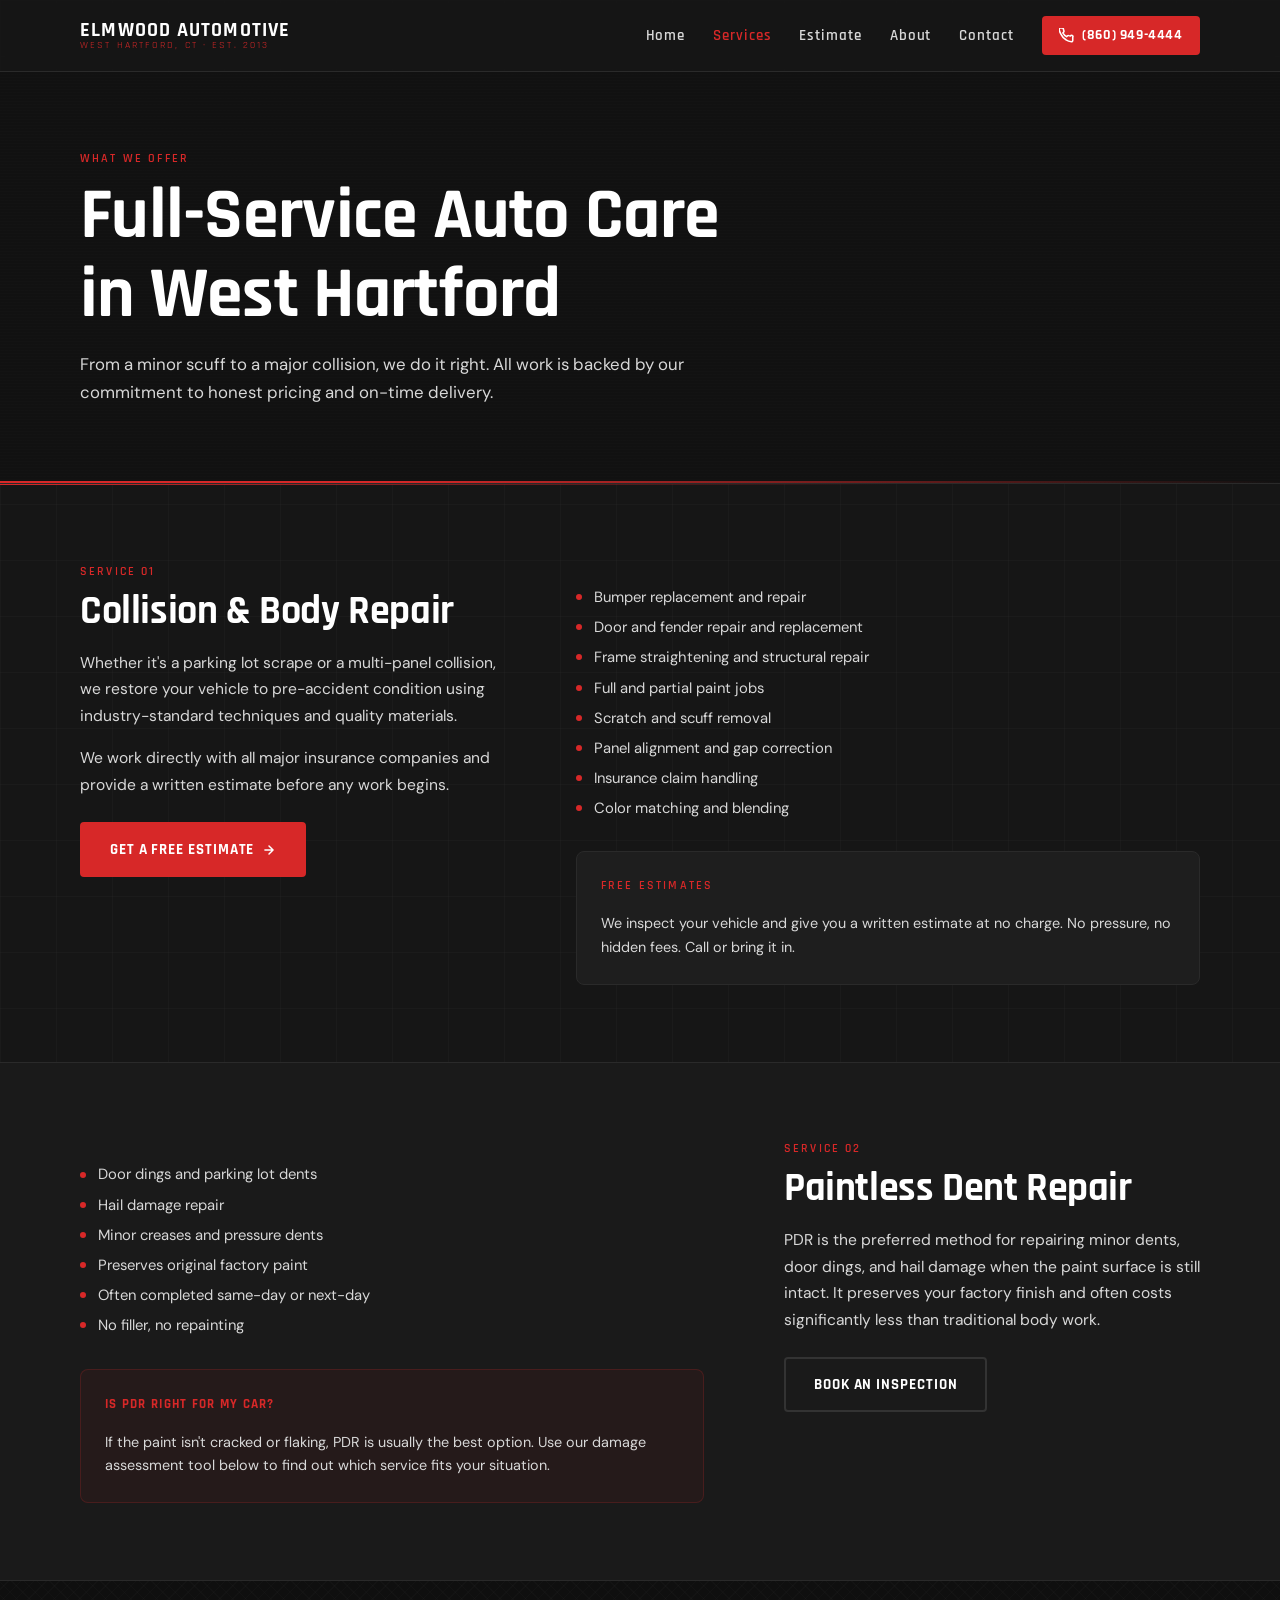
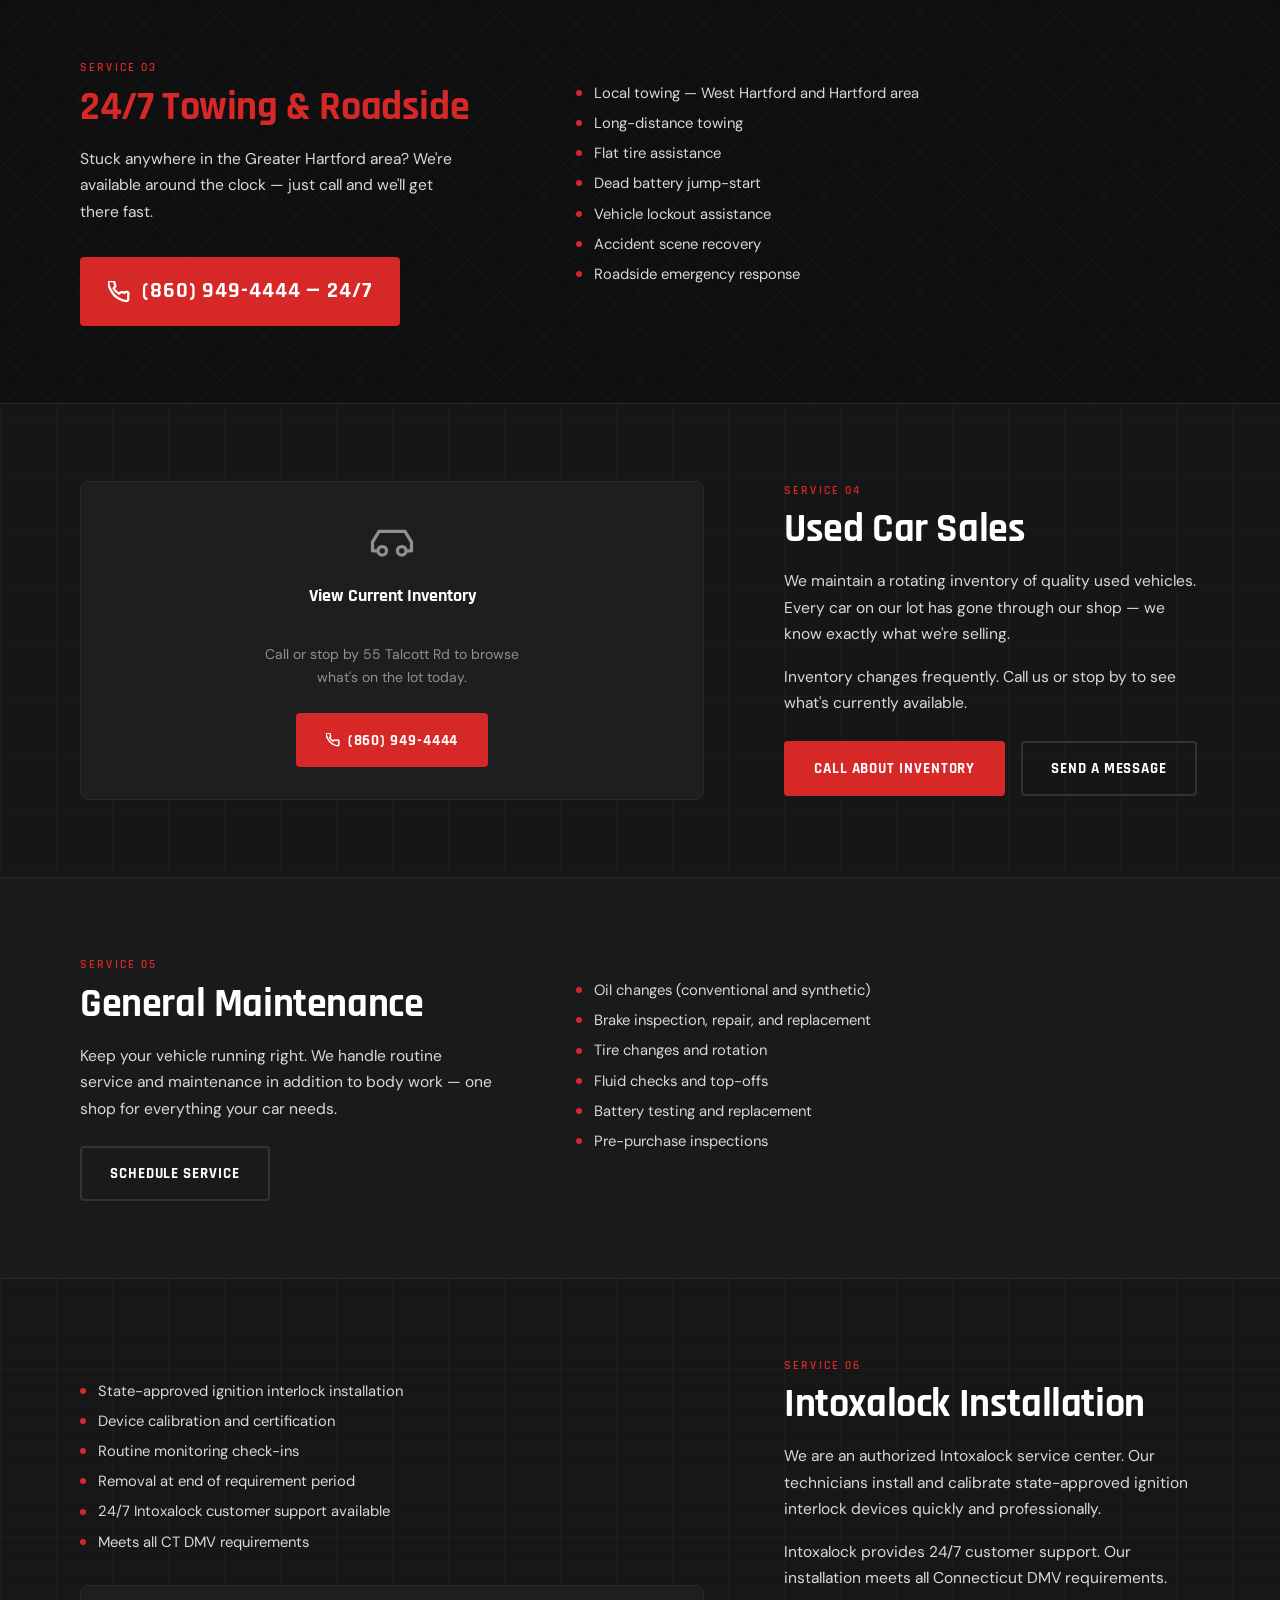
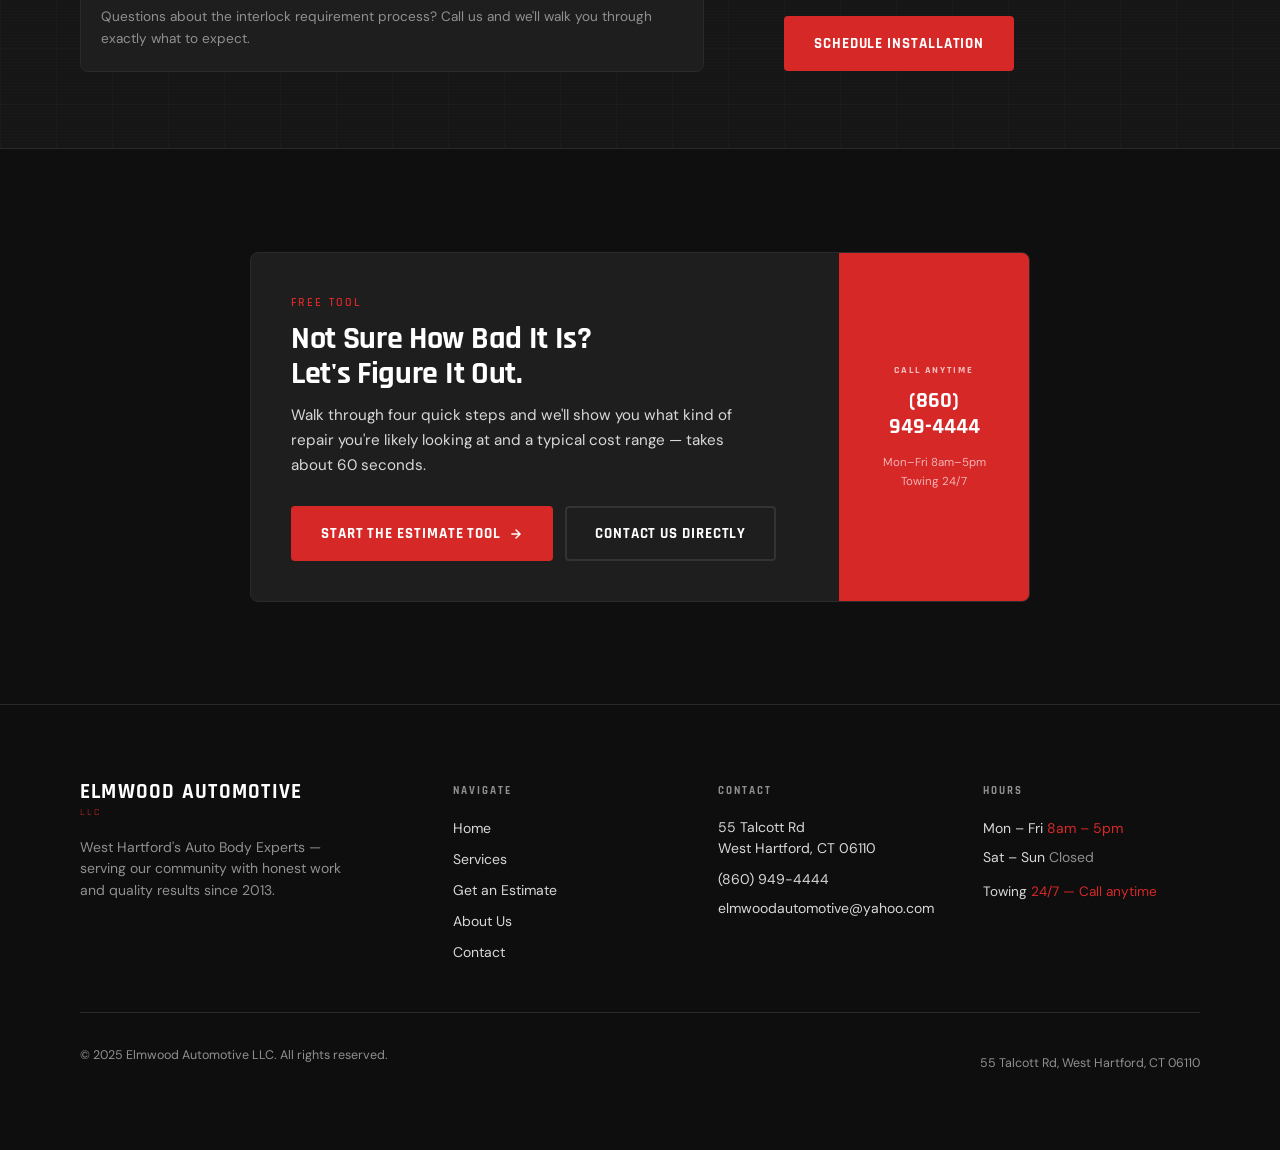
<file: services.html>
<!DOCTYPE html>
<html lang="en">
<head>
  <meta charset="UTF-8">
  <meta name="viewport" content="width=device-width, initial-scale=1.0">
  <meta name="description" content="Elmwood Automotive services: collision repair, paintless dent repair, 24/7 towing, used cars, general maintenance, and Intoxalock installation in West Hartford, CT.">
  <title>Services — Elmwood Automotive LLC</title>
  <link rel="preconnect" href="https://fonts.googleapis.com">
  <link rel="preconnect" href="https://fonts.gstatic.com" crossorigin>
  <link rel="stylesheet" href="css/styles.css">
</head>
<body>

  <a class="skip-link" href="#main">Skip to main content</a>

  <!-- NAV -->
  <header>
    <nav class="nav" role="navigation" aria-label="Main navigation">
      <div class="container nav-container">
        <a href="index.html" class="nav-logo" aria-label="Elmwood Automotive — Home">
          <span class="nav-logo-primary">ELMWOOD AUTOMOTIVE</span>
          <span class="nav-logo-sub">West Hartford, CT · Est. 2013</span>
        </a>
        <button class="nav-toggle" aria-expanded="false" aria-controls="nav-menu" aria-label="Open navigation menu">
          <span></span><span></span><span></span>
        </button>
        <div class="nav-links" id="nav-menu">
          <a href="index.html"    class="nav-link">Home</a>
          <a href="services.html" class="nav-link">Services</a>
          <a href="estimate.html" class="nav-link">Estimate</a>
          <a href="about.html"    class="nav-link">About</a>
          <a href="contact.html"  class="nav-link">Contact</a>
          <a href="tel:8609494444" class="nav-cta" aria-label="Call Elmwood Automotive at (860) 949-4444">
            <svg width="15" height="15" viewBox="0 0 24 24" fill="none" stroke="currentColor" stroke-width="2.5" stroke-linecap="round" stroke-linejoin="round" aria-hidden="true"><path d="M22 16.92v3a2 2 0 01-2.18 2 19.79 19.79 0 01-8.63-3.07A19.5 19.5 0 013.07 9.81 19.79 19.79 0 01.1 1.18 2 2 0 012.11 0h3a2 2 0 012 1.72 12.84 12.84 0 00.7 2.81 2 2 0 01-.45 2.11L6.09 7.91a16 16 0 006 6l1.27-1.27a2 2 0 012.11-.45 12.84 12.84 0 002.81.7A2 2 0 0122 14.91z"/></svg>
            (860) 949-4444
          </a>
        </div>
      </div>
    </nav>
  </header>

  <main id="main">

    <!-- PAGE HEADER -->
    <section class="page-header texture-brushed" aria-label="Services page header">
      <div class="container">
        <p class="eyebrow">What We Offer</p>
        <h1>Full-Service Auto Care<br>in West Hartford</h1>
        <p style="color:var(--c-text-2); margin-top:1rem; max-width:54ch; font-size:1.05rem;">From a minor scuff to a major collision, we do it right. All work is backed by our commitment to honest pricing and on-time delivery.</p>
      </div>
    </section>

    <div class="divider-red"></div>

    <!-- ============================================================
         COLLISION & BODY REPAIR
         ============================================================ -->
    <section id="collision" class="service-section section" aria-labelledby="collision-heading">
      <div class="container">
        <div class="service-section-inner">
          <div class="service-section-label reveal">
            <p class="eyebrow">Service 01</p>
            <h2 class="service-section-title" id="collision-heading">Collision &amp; Body Repair</h2>
            <p class="service-section-desc">Whether it's a parking lot scrape or a multi-panel collision, we restore your vehicle to pre-accident condition using industry-standard techniques and quality materials.</p>
            <p class="service-section-desc" style="margin-top:1rem;">We work directly with all major insurance companies and provide a written estimate before any work begins.</p>
            <a href="contact.html" class="btn btn-primary" style="margin-top:1.5rem;">
              Get a Free Estimate
              <svg width="14" height="14" viewBox="0 0 24 24" fill="none" stroke="currentColor" stroke-width="2.5" stroke-linecap="round" stroke-linejoin="round" aria-hidden="true"><path d="M5 12h14M12 5l7 7-7 7"/></svg>
            </a>
          </div>
          <div class="reveal reveal-delay-1">
            <ul class="service-list" aria-label="Collision repair services">
              <li>Bumper replacement and repair</li>
              <li>Door and fender repair and replacement</li>
              <li>Frame straightening and structural repair</li>
              <li>Full and partial paint jobs</li>
              <li>Scratch and scuff removal</li>
              <li>Panel alignment and gap correction</li>
              <li>Insurance claim handling</li>
              <li>Color matching and blending</li>
            </ul>
            <div style="margin-top:2rem; background:var(--c-bg-card); border:1px solid var(--c-border); border-radius:var(--r-lg); padding:1.5rem;">
              <p class="eyebrow" style="margin-bottom:0.5rem;">Free estimates</p>
              <p style="font-size:0.9rem; color:var(--c-text-2); max-width:none;">We inspect your vehicle and give you a written estimate at no charge. No pressure, no hidden fees. Call or bring it in.</p>
            </div>
          </div>
        </div>
      </div>
    </section>

    <!-- ============================================================
         PAINTLESS DENT REPAIR
         ============================================================ -->
    <section id="pdr" class="service-section section section--alt" aria-labelledby="pdr-heading">
      <div class="container">
        <div class="service-section-inner reverse">
          <div class="service-section-label reveal">
            <p class="eyebrow">Service 02</p>
            <h2 class="service-section-title" id="pdr-heading">Paintless Dent Repair</h2>
            <p class="service-section-desc">PDR is the preferred method for repairing minor dents, door dings, and hail damage when the paint surface is still intact. It preserves your factory finish and often costs significantly less than traditional body work.</p>
            <a href="contact.html" class="btn btn-outline" style="margin-top:1.5rem;">Book an Inspection</a>
          </div>
          <div class="reveal reveal-delay-1">
            <ul class="service-list" aria-label="Paintless dent repair services">
              <li>Door dings and parking lot dents</li>
              <li>Hail damage repair</li>
              <li>Minor creases and pressure dents</li>
              <li>Preserves original factory paint</li>
              <li>Often completed same-day or next-day</li>
              <li>No filler, no repainting</li>
            </ul>
            <div style="margin-top:2rem; background:var(--c-accent-xdim); border:1px solid rgba(215,40,40,0.2); border-radius:var(--r-lg); padding:1.5rem;">
              <p style="font-family:var(--f-display); font-weight:700; color:var(--c-accent); font-size:0.8rem; letter-spacing:0.1em; text-transform:uppercase; margin-bottom:0.5rem;">Is PDR right for my car?</p>
              <p style="font-size:0.9rem; color:var(--c-text-2); max-width:none;">If the paint isn't cracked or flaking, PDR is usually the best option. Use our damage assessment tool below to find out which service fits your situation.</p>
            </div>
          </div>
        </div>
      </div>
    </section>

    <!-- ============================================================
         24/7 TOWING
         ============================================================ -->
    <section id="towing" class="service-section service-section--towing section texture-diamond" aria-labelledby="towing-heading">
      <div class="container">
        <div class="service-section-inner">
          <div class="service-section-label reveal">
            <p class="eyebrow">Service 03</p>
            <h2 class="service-section-title" id="towing-heading">24/7 Towing &amp; Roadside</h2>
            <p class="service-section-desc">Stuck anywhere in the Greater Hartford area? We're available around the clock — just call and we'll get there fast.</p>
            <div class="towing-callout" aria-label="Call for towing: (860) 949-4444">
              <svg width="22" height="22" viewBox="0 0 24 24" fill="none" stroke="currentColor" stroke-width="2.5" stroke-linecap="round" stroke-linejoin="round" aria-hidden="true"><path d="M22 16.92v3a2 2 0 01-2.18 2 19.79 19.79 0 01-8.63-3.07A19.5 19.5 0 013.07 9.81 19.79 19.79 0 01.1 1.18 2 2 0 012.11 0h3a2 2 0 012 1.72 12.84 12.84 0 00.7 2.81 2 2 0 01-.45 2.11L6.09 7.91a16 16 0 006 6l1.27-1.27a2 2 0 012.11-.45 12.84 12.84 0 002.81.7A2 2 0 0122 14.91z"/></svg>
              <a href="tel:8609494444" style="color:inherit;">(860) 949-4444 — 24/7</a>
            </div>
          </div>
          <div class="reveal reveal-delay-1">
            <ul class="service-list" aria-label="Towing and roadside services">
              <li>Local towing — West Hartford and Hartford area</li>
              <li>Long-distance towing</li>
              <li>Flat tire assistance</li>
              <li>Dead battery jump-start</li>
              <li>Vehicle lockout assistance</li>
              <li>Accident scene recovery</li>
              <li>Roadside emergency response</li>
            </ul>
          </div>
        </div>
      </div>
    </section>

    <!-- ============================================================
         USED CAR SALES
         ============================================================ -->
    <section id="used-cars" class="service-section section" aria-labelledby="used-cars-heading">
      <div class="container">
        <div class="service-section-inner reverse">
          <div class="service-section-label reveal">
            <p class="eyebrow">Service 04</p>
            <h2 class="service-section-title" id="used-cars-heading">Used Car Sales</h2>
            <p class="service-section-desc">We maintain a rotating inventory of quality used vehicles. Every car on our lot has gone through our shop — we know exactly what we're selling.</p>
            <p class="service-section-desc" style="margin-top:1rem;">Inventory changes frequently. Call us or stop by to see what's currently available.</p>
            <div style="margin-top:1.5rem; display:flex; gap:1rem; flex-wrap:wrap;">
              <a href="tel:8609494444" class="btn btn-primary">Call About Inventory</a>
              <a href="contact.html"   class="btn btn-outline">Send a Message</a>
            </div>
          </div>
          <div class="reveal reveal-delay-1" style="background:var(--c-bg-card); border:1px solid var(--c-border); border-radius:var(--r-lg); padding:2rem; display:flex; flex-direction:column; align-items:center; justify-content:center; text-align:center; min-height:240px; gap:1rem;">
            <svg width="52" height="52" viewBox="0 0 24 24" fill="none" stroke="var(--c-text-muted)" stroke-width="1.5" stroke-linecap="round" stroke-linejoin="round" aria-hidden="true">
              <path d="M5 17H3v-4l3-5h12l3 5v4h-2"/>
              <circle cx="7.5" cy="17" r="2"/>
              <circle cx="16.5" cy="17" r="2"/>
            </svg>
            <p style="font-family:var(--f-display); font-weight:700; font-size:1.1rem; color:var(--c-text);">View Current Inventory</p>
            <p style="font-size:0.875rem; color:var(--c-text-muted); max-width:28ch;">Call or stop by 55 Talcott Rd to browse what's on the lot today.</p>
            <a href="tel:8609494444" class="btn btn-primary" style="margin-top:0.5rem;">
              <svg width="14" height="14" viewBox="0 0 24 24" fill="none" stroke="currentColor" stroke-width="2.5" stroke-linecap="round" stroke-linejoin="round" aria-hidden="true"><path d="M22 16.92v3a2 2 0 01-2.18 2 19.79 19.79 0 01-8.63-3.07A19.5 19.5 0 013.07 9.81 19.79 19.79 0 01.1 1.18 2 2 0 012.11 0h3a2 2 0 012 1.72 12.84 12.84 0 00.7 2.81 2 2 0 01-.45 2.11L6.09 7.91a16 16 0 006 6l1.27-1.27a2 2 0 012.11-.45 12.84 12.84 0 002.81.7A2 2 0 0122 14.91z"/></svg>
              (860) 949-4444
            </a>
          </div>
        </div>
      </div>
    </section>

    <!-- ============================================================
         GENERAL MAINTENANCE
         ============================================================ -->
    <section id="maintenance" class="service-section section section--alt" aria-labelledby="maintenance-heading">
      <div class="container">
        <div class="service-section-inner">
          <div class="service-section-label reveal">
            <p class="eyebrow">Service 05</p>
            <h2 class="service-section-title" id="maintenance-heading">General Maintenance</h2>
            <p class="service-section-desc">Keep your vehicle running right. We handle routine service and maintenance in addition to body work — one shop for everything your car needs.</p>
            <a href="contact.html" class="btn btn-outline" style="margin-top:1.5rem;">Schedule Service</a>
          </div>
          <div class="reveal reveal-delay-1">
            <ul class="service-list" aria-label="General maintenance services">
              <li>Oil changes (conventional and synthetic)</li>
              <li>Brake inspection, repair, and replacement</li>
              <li>Tire changes and rotation</li>
              <li>Fluid checks and top-offs</li>
              <li>Battery testing and replacement</li>
              <li>Pre-purchase inspections</li>
            </ul>
          </div>
        </div>
      </div>
    </section>

    <!-- ============================================================
         INTOXALOCK
         ============================================================ -->
    <section id="intoxalock" class="service-section section texture-brushed" aria-labelledby="intoxalock-heading">
      <div class="container">
        <div class="service-section-inner reverse">
          <div class="service-section-label reveal">
            <p class="eyebrow">Service 06</p>
            <h2 class="service-section-title" id="intoxalock-heading">Intoxalock Installation</h2>
            <p class="service-section-desc">We are an authorized Intoxalock service center. Our technicians install and calibrate state-approved ignition interlock devices quickly and professionally.</p>
            <p class="service-section-desc" style="margin-top:1rem;">Intoxalock provides 24/7 customer support. Our installation meets all Connecticut DMV requirements.</p>
            <a href="contact.html" class="btn btn-primary" style="margin-top:1.5rem;">Schedule Installation</a>
          </div>
          <div class="reveal reveal-delay-1">
            <ul class="service-list" aria-label="Intoxalock services">
              <li>State-approved ignition interlock installation</li>
              <li>Device calibration and certification</li>
              <li>Routine monitoring check-ins</li>
              <li>Removal at end of requirement period</li>
              <li>24/7 Intoxalock customer support available</li>
              <li>Meets all CT DMV requirements</li>
            </ul>
            <div style="margin-top:2rem; background:var(--c-bg-card); border:1px solid var(--c-border); border-radius:var(--r-lg); padding:1.25rem;">
              <p style="font-size:0.85rem; color:var(--c-text-muted); max-width:none;">Questions about the interlock requirement process? Call us and we'll walk you through exactly what to expect.</p>
            </div>
          </div>
        </div>
      </div>
    </section>


    <!-- ============================================================
         ESTIMATE CTA
         ============================================================ -->
    <section class="damage-tool-section" aria-label="Get an estimate">
      <div class="container">
        <div style="max-width:780px; margin-inline:auto; background:var(--c-bg-card); border:1px solid var(--c-border); border-radius:var(--r-lg); overflow:hidden; display:grid; grid-template-columns:1fr auto;" class="reveal">
          <div style="padding:2.5rem;">
            <p class="eyebrow" style="margin-bottom:0.5rem;">Free Tool</p>
            <h2 style="font-size:clamp(1.4rem, 3vw, 2rem); margin-bottom:0.75rem;">Not Sure How Bad It Is?<br>Let's Figure It Out.</h2>
            <p style="color:var(--c-text-2); font-size:0.95rem; max-width:46ch;">Walk through four quick steps and we'll show you what kind of repair you're likely looking at and a typical cost range — takes about 60 seconds.</p>
            <div style="display:flex; gap:0.75rem; flex-wrap:wrap; margin-top:1.75rem;">
              <a href="estimate.html" class="btn btn-primary">
                Start the Estimate Tool
                <svg width="14" height="14" viewBox="0 0 24 24" fill="none" stroke="currentColor" stroke-width="2.5" stroke-linecap="round" stroke-linejoin="round" aria-hidden="true"><path d="M5 12h14M12 5l7 7-7 7"/></svg>
              </a>
              <a href="contact.html" class="btn btn-outline">Contact Us Directly</a>
            </div>
          </div>
          <div style="background:var(--c-accent); display:flex; flex-direction:column; align-items:center; justify-content:center; padding:2.5rem; gap:0.5rem; min-width:190px; text-align:center;">
            <p style="font-family:var(--f-display); font-size:0.65rem; font-weight:700; letter-spacing:0.18em; text-transform:uppercase; color:rgba(255,255,255,0.7);">Call Anytime</p>
            <a href="tel:8609494444" style="font-family:var(--f-display); font-size:1.4rem; font-weight:700; color:#fff; line-height:1.2;" aria-label="Call (860) 949-4444">(860)<br>949-4444</a>
            <p style="font-size:0.72rem; color:rgba(255,255,255,0.65); max-width:none; margin-top:0.25rem;">Mon–Fri 8am–5pm<br>Towing 24/7</p>
          </div>
        </div>
      </div>
    </section>

  </main>

  <!-- FOOTER -->
  <footer class="footer" role="contentinfo">
    <div class="container">
      <div class="footer-grid">
        <div>
          <p class="footer-logo-text">ELMWOOD AUTOMOTIVE</p>
          <p class="footer-logo-sub">LLC</p>
          <p class="footer-tagline">West Hartford's Auto Body Experts — serving our community with honest work and quality results since 2013.</p>
        </div>
        <div>
          <p class="footer-col-title">Navigate</p>
          <nav class="footer-links" aria-label="Footer navigation">
            <a href="index.html"    class="footer-link">Home</a>
            <a href="services.html" class="footer-link">Services</a>
            <a href="estimate.html" class="footer-link">Get an Estimate</a>
            <a href="about.html"    class="footer-link">About Us</a>
            <a href="contact.html"  class="footer-link">Contact</a>
          </nav>
        </div>
        <div>
          <p class="footer-col-title">Contact</p>
          <p class="footer-contact-item">55 Talcott Rd<br>West Hartford, CT 06110</p>
          <a href="tel:8609494444"                    class="footer-contact-link">(860) 949-4444</a>
          <a href="mailto:elmwoodautomotive@yahoo.com" class="footer-contact-link">elmwoodautomotive@yahoo.com</a>
        </div>
        <div>
          <p class="footer-col-title">Hours</p>
          <div class="footer-hours-item">Mon – Fri <span>8am – 5pm</span></div>
          <div class="footer-hours-item">Sat – Sun <span style="color:var(--c-text-muted)">Closed</span></div>
          <div class="footer-hours-item" style="margin-top:0.75rem; font-size:0.85rem;">Towing <span>24/7 — Call anytime</span></div>
        </div>
      </div>
      <div class="footer-bottom">
        <p class="footer-copyright">&copy; 2025 Elmwood Automotive LLC. All rights reserved.</p>
        <p class="footer-copyright">55 Talcott Rd, West Hartford, CT 06110</p>
      </div>
    </div>
  </footer>

  <script src="js/main.js"></script>
</body>
</html>
</file>
<file: css/styles.css>
/* ================================================================
   ELMWOOD AUTOMOTIVE LLC — Stylesheet
   Dark charcoal / bold red / Rajdhani industrial aesthetic
   ================================================================ */

@import url('https://fonts.googleapis.com/css2?family=Rajdhani:wght@400;500;600;700&family=DM+Sans:ital,opsz,wght@0,9..40,300;0,9..40,400;0,9..40,500;1,9..40,300&display=swap');

/* ================================================================
   CUSTOM PROPERTIES
   ================================================================ */
:root {
  --c-bg:         #161616;
  --c-bg-2:       #1a1a1a;
  --c-bg-card:    #1e1e1e;
  --c-bg-raised:  #242424;
  --c-accent:     #d72828;
  --c-accent-h:   #e53535;
  --c-accent-dim: rgba(215, 40, 40, 0.13);
  --c-accent-xdim:rgba(215, 40, 40, 0.06);
  --c-text:       #ffffff;
  --c-text-2:     #d8d8d8;
  --c-text-muted: #909090;
  --c-border:     #2a2a2a;
  --c-border-2:   #333;

  --f-display: 'Rajdhani', sans-serif;
  --f-body:    'DM Sans', sans-serif;

  --nav-h: 72px;
  --max-w: 1200px;
  --gutter: clamp(1.25rem, 4vw, 2.5rem);

  --z-base:    1;
  --z-card:    10;
  --z-nav:     100;
  --z-overlay: 200;

  --r: 4px;
  --r-lg: 8px;

  --ease-out: cubic-bezier(0.22, 1, 0.36, 1);
}

/* ================================================================
   RESET
   ================================================================ */
*, *::before, *::after { box-sizing: border-box; margin: 0; padding: 0; }
html { scroll-behavior: smooth; -webkit-text-size-adjust: 100%; }
body {
  background-color: var(--c-bg);
  color: var(--c-text);
  font-family: var(--f-body);
  font-size: 1.2rem;
  line-height: 1.65;
  min-height: 100dvh;
  overflow-x: hidden;
}
img { display: block; max-width: 100%; }
a { color: inherit; text-decoration: none; }
button { cursor: pointer; border: none; background: none; font: inherit; }
ul, ol { list-style: none; }
input, select, textarea { font: inherit; }
svg { display: block; }

/* ================================================================
   METAL TEXTURE (explicitly requested)
   ================================================================ */
body {
  background-image:
    linear-gradient(rgba(255,255,255,0.018) 1px, transparent 1px),
    linear-gradient(90deg, rgba(255,255,255,0.018) 1px, transparent 1px);
  background-size: 56px 56px;
}

.texture-brushed {
  background-image:
    repeating-linear-gradient(
      to bottom,
      transparent 0px, transparent 2px,
      rgba(255,255,255,0.007) 2px, rgba(255,255,255,0.007) 3px
    );
}

.texture-diamond {
  background-image:
    repeating-linear-gradient(45deg,  rgba(255,255,255,0.014) 0px, rgba(255,255,255,0.014) 1px, transparent 1px, transparent 9px),
    repeating-linear-gradient(-45deg, rgba(255,255,255,0.014) 0px, rgba(255,255,255,0.014) 1px, transparent 1px, transparent 9px);
}

/* ================================================================
   SKIP LINK (accessibility)
   ================================================================ */
.skip-link {
  position: absolute;
  left: -9999px;
  top: auto;
  width: 1px;
  height: 1px;
  overflow: hidden;
  z-index: var(--z-overlay);
  background: var(--c-accent);
  color: #fff;
  font-family: var(--f-display);
  font-weight: 700;
  padding: 0.75rem 1.5rem;
  border-radius: var(--r);
}
.skip-link:focus {
  left: 1rem;
  top: 1rem;
  width: auto;
  height: auto;
}

/* ================================================================
   TYPOGRAPHY BASE
   ================================================================ */
h1, h2, h3, h4, h5 {
  font-family: var(--f-display);
  font-weight: 700;
  line-height: 1.1;
  text-wrap: balance;
  letter-spacing: -0.01em;
}
p { text-wrap: pretty; max-width: 68ch; }
p + p { margin-top: 1rem; }

.eyebrow {
  font-family: var(--f-display);
  font-size: 0.75rem;
  font-weight: 600;
  letter-spacing: 0.18em;
  text-transform: uppercase;
  color: var(--c-accent);
}

/* ================================================================
   LAYOUT UTILITIES
   ================================================================ */
.container {
  width: 100%;
  max-width: var(--max-w);
  margin-inline: auto;
  padding-inline: var(--gutter);
}

.section {
  padding-block: clamp(4rem, 8vw, 7rem);
}
.section--alt { background-color: var(--c-bg-2); }
.section--dark { background-color: #111; }

.section-header {
  margin-bottom: clamp(2.5rem, 5vw, 4rem);
}
.section-header h2 {
  font-size: clamp(2rem, 5vw, 3.5rem);
  margin-top: 0.4rem;
}

.divider-red {
  height: 1px;
  background: linear-gradient(to right, var(--c-accent) 0%, transparent 70%);
  margin-block: 0;
}

/* ================================================================
   NAV
   ================================================================ */
.nav {
  position: sticky;
  top: 0;
  z-index: var(--z-nav);
  height: var(--nav-h);
  background-color: rgba(22, 22, 22, 0.96);
  border-bottom: 1px solid var(--c-border);
  backdrop-filter: blur(8px);
  -webkit-backdrop-filter: blur(8px);
}

.nav-container {
  display: flex;
  align-items: center;
  height: 100%;
  gap: 2rem;
}

.nav-logo {
  display: flex;
  flex-direction: column;
  line-height: 1;
  flex-shrink: 0;
}
.nav-logo-primary {
  font-family: var(--f-display);
  font-weight: 700;
  font-size: 1.25rem;
  color: var(--c-text);
  letter-spacing: 0.06em;
}
.nav-logo-sub {
  font-family: var(--f-display);
  font-weight: 400;
  font-size: 0.6rem;
  color: var(--c-accent);
  letter-spacing: 0.22em;
  text-transform: uppercase;
  margin-top: 1px;
}

.nav-links {
  display: flex;
  align-items: center;
  gap: 0.25rem;
  margin-left: auto;
}

.nav-link {
  font-family: var(--f-display);
  font-size: 0.95rem;
  font-weight: 600;
  letter-spacing: 0.06em;
  color: var(--c-text-2);
  padding: 0.5rem 0.75rem;
  border-radius: var(--r);
  transition: color var(--t-base, 200ms ease);
  cursor: pointer;
}
.nav-link:hover,
.nav-link[aria-current="page"] { color: var(--c-text); }
.nav-link[aria-current="page"] { color: var(--c-accent); }

.nav-cta {
  display: flex;
  align-items: center;
  gap: 0.5rem;
  background: var(--c-accent);
  color: #fff;
  font-family: var(--f-display);
  font-size: 0.9rem;
  font-weight: 700;
  letter-spacing: 0.04em;
  padding: 0.5rem 1.1rem;
  border-radius: var(--r);
  margin-left: 0.75rem;
  transition: background-color 200ms ease;
  cursor: pointer;
  white-space: nowrap;
}
.nav-cta:hover { background: var(--c-accent-h); }
.nav-cta svg { flex-shrink: 0; }

.nav-toggle {
  display: none;
  flex-direction: column;
  justify-content: center;
  align-items: flex-end;
  gap: 5px;
  width: 44px;
  height: 44px;
  margin-left: auto;
  cursor: pointer;
}
.nav-toggle span {
  display: block;
  height: 2px;
  background: var(--c-text);
  border-radius: 2px;
  transition: transform 200ms ease, opacity 200ms ease, width 200ms ease;
}
.nav-toggle span:nth-child(1) { width: 24px; }
.nav-toggle span:nth-child(2) { width: 18px; }
.nav-toggle span:nth-child(3) { width: 24px; }
.nav-toggle[aria-expanded="true"] span:nth-child(1) { width: 24px; transform: translateY(7px) rotate(45deg); }
.nav-toggle[aria-expanded="true"] span:nth-child(2) { opacity: 0; width: 0; }
.nav-toggle[aria-expanded="true"] span:nth-child(3) { width: 24px; transform: translateY(-7px) rotate(-45deg); }

/* ================================================================
   HERO
   ================================================================ */
.hero {
  position: relative;
  min-height: calc(92dvh - var(--nav-h));
  display: flex;
  align-items: center;
  overflow: hidden;
  background-color: var(--c-bg);
}

.hero::before {
  content: '';
  position: absolute;
  inset: 0;
  background-image:
    repeating-linear-gradient(
      to bottom,
      transparent 0px, transparent 2px,
      rgba(255,255,255,0.007) 2px, rgba(255,255,255,0.007) 3px
    );
  pointer-events: none;
}

/* Large decorative year watermark */
.hero::after {
  content: '2013';
  position: absolute;
  right: -0.05em;
  bottom: -0.12em;
  font-family: var(--f-display);
  font-weight: 700;
  font-size: clamp(12rem, 28vw, 26rem);
  color: var(--c-accent);
  opacity: 0.045;
  line-height: 1;
  pointer-events: none;
  user-select: none;
  letter-spacing: -0.04em;
}

.hero-content {
  position: relative;
  z-index: var(--z-base);
  padding-block: clamp(3rem, 8vw, 6rem);
  max-width: 860px;
}

.hero-eyebrow {
  display: inline-flex;
  align-items: center;
  gap: 0.6rem;
  font-family: var(--f-display);
  font-size: 0.75rem;
  font-weight: 600;
  letter-spacing: 0.2em;
  text-transform: uppercase;
  color: var(--c-accent);
  margin-bottom: 1.5rem;
}
.hero-eyebrow::before {
  content: '';
  display: block;
  width: 32px;
  height: 2px;
  background: var(--c-accent);
  flex-shrink: 0;
}

.hero-heading {
  font-family: var(--f-display);
  font-weight: 700;
  font-size: clamp(3rem, 8vw, 6.5rem);
  line-height: 1.0;
  letter-spacing: -0.02em;
  margin-bottom: 1.5rem;
}
.hero-heading .line-accent {
  display: block;
  color: var(--c-accent);
}

.hero-sub {
  font-size: clamp(1rem, 2.5vw, 1.2rem);
  color: var(--c-text-2);
  font-weight: 300;
  margin-bottom: 2.5rem;
  max-width: 52ch;
}

.hero-actions {
  display: flex;
  flex-wrap: wrap;
  gap: 1rem;
  align-items: center;
  margin-bottom: 3rem;
}

.hero-meta {
  display: flex;
  align-items: center;
  gap: 1.5rem;
  flex-wrap: wrap;
}
.hero-meta-item {
  font-family: var(--f-display);
  font-size: 0.78rem;
  font-weight: 600;
  letter-spacing: 0.1em;
  text-transform: uppercase;
  color: var(--c-text-muted);
}
.hero-meta-sep { color: var(--c-border-2); }

/* Decorative red vertical stripe */
.hero-stripe {
  position: absolute;
  top: 0;
  right: clamp(2rem, 10vw, 8rem);
  width: 3px;
  height: 100%;
  background: var(--c-accent);
  opacity: 0.25;
  pointer-events: none;
}

/* ================================================================
   BUTTONS
   ================================================================ */
.btn {
  display: inline-flex;
  align-items: center;
  gap: 0.5rem;
  font-family: var(--f-display);
  font-weight: 700;
  font-size: 0.95rem;
  letter-spacing: 0.06em;
  padding: 0.8rem 1.75rem;
  border-radius: var(--r);
  transition: background-color 200ms ease, color 200ms ease, border-color 200ms ease, transform 200ms ease;
  cursor: pointer;
  text-transform: uppercase;
  white-space: nowrap;
}
.btn:focus-visible {
  outline: 2px solid var(--c-accent);
  outline-offset: 3px;
}
.btn:active { transform: translateY(1px); }

.btn-primary {
  background: var(--c-accent);
  color: #fff;
  border: 2px solid var(--c-accent);
}
.btn-primary:hover { background: var(--c-accent-h); border-color: var(--c-accent-h); }

.btn-outline {
  background: transparent;
  color: var(--c-text);
  border: 2px solid var(--c-border-2);
}
.btn-outline:hover { border-color: var(--c-text); }

.btn-ghost {
  background: transparent;
  color: var(--c-accent);
  border: 2px solid transparent;
  padding-inline: 0;
}
.btn-ghost:hover { color: var(--c-accent-h); }

.btn svg { flex-shrink: 0; }

/* ================================================================
   SERVICES STRIP (Home page — editorial list, not card grid)
   ================================================================ */
.services-strip {
  background-color: var(--c-bg-2);
}

.services-strip-grid {
  display: grid;
  grid-template-columns: repeat(3, 1fr);
  gap: 0;
  border: 1px solid var(--c-border);
  border-radius: var(--r-lg);
  overflow: hidden;
}

.service-tile {
  position: relative;
  display: flex;
  flex-direction: column;
  padding: 2rem 1.75rem;
  border-right: 1px solid var(--c-border);
  border-bottom: 1px solid var(--c-border);
  cursor: pointer;
  transition: background-color 200ms ease;
}
.service-tile:nth-child(3n) { border-right: none; }
.service-tile:nth-child(4),
.service-tile:nth-child(5),
.service-tile:nth-child(6) { border-bottom: none; }
.service-tile:hover { background-color: var(--c-accent-xdim); }

.service-tile-num {
  font-family: var(--f-display);
  font-size: 0.65rem;
  font-weight: 700;
  letter-spacing: 0.15em;
  color: var(--c-accent);
  margin-bottom: 1.25rem;
}

.service-tile-icon {
  width: 32px;
  height: 32px;
  color: var(--c-text-2);
  margin-bottom: 1rem;
  flex-shrink: 0;
  transition: color 200ms ease;
}
.service-tile:hover .service-tile-icon { color: var(--c-accent); }

.service-tile-title {
  font-family: var(--f-display);
  font-size: 1.25rem;
  font-weight: 700;
  letter-spacing: 0.02em;
  color: var(--c-text);
  margin-bottom: 0.5rem;
}

.service-tile-desc {
  font-size: 0.875rem;
  color: var(--c-text-2);
  line-height: 1.55;
  max-width: none;
}

.service-tile-arrow {
  margin-top: auto;
  padding-top: 1.25rem;
  font-family: var(--f-display);
  font-size: 0.75rem;
  font-weight: 600;
  letter-spacing: 0.1em;
  text-transform: uppercase;
  color: var(--c-text-muted);
  display: flex;
  align-items: center;
  gap: 0.4rem;
  transition: color 200ms ease;
}
.service-tile:hover .service-tile-arrow { color: var(--c-accent); }

/* Featured tile (collision, towing) */
.service-tile--featured {
  background-color: var(--c-accent-xdim);
}
.service-tile--featured .service-tile-num { color: var(--c-accent); }

/* ================================================================
   WHY ELMWOOD (numbered editorial, not icon cards)
   ================================================================ */
.why-elmwood { background-color: #111; }

.why-grid {
  display: grid;
  grid-template-columns: repeat(2, 1fr);
  gap: 3px;
}

.why-item {
  position: relative;
  padding: 2.5rem 2.25rem;
  background-color: var(--c-bg);
  overflow: hidden;
}
.why-item:hover { background-color: var(--c-bg-2); }
.why-item:hover .why-item-num { opacity: 0.18; }

.why-item-num {
  position: absolute;
  top: -0.1em;
  right: 0.15em;
  font-family: var(--f-display);
  font-size: 7rem;
  font-weight: 700;
  color: var(--c-accent);
  opacity: 0.08;
  line-height: 1;
  pointer-events: none;
  transition: opacity 250ms ease;
  user-select: none;
}

.why-item-content { position: relative; z-index: 1; }

.why-item-title {
  font-family: var(--f-display);
  font-size: 1.35rem;
  font-weight: 700;
  margin-bottom: 0.6rem;
  color: var(--c-text);
}

.why-item-desc {
  font-size: 0.9rem;
  color: var(--c-text-2);
  line-height: 1.6;
  max-width: none;
}

/* ================================================================
   TESTIMONIALS (varied layout)
   ================================================================ */
.testimonials { background-color: var(--c-bg-2); }

.testimonials-layout {
  display: grid;
  grid-template-columns: 1.6fr 1fr;
  grid-template-rows: auto auto;
  gap: 1px;
  background: var(--c-border);
  border: 1px solid var(--c-border);
  border-radius: var(--r-lg);
  overflow: hidden;
}

.testimonial {
  background-color: var(--c-bg-card);
  padding: 2.5rem;
}
.testimonial--featured {
  grid-row: 1 / 3;
  padding: 3rem;
  background-color: var(--c-bg-raised);
}

.testimonial-quote {
  font-family: var(--f-display);
  font-size: 2.5rem;
  color: var(--c-accent);
  opacity: 0.4;
  line-height: 1;
  margin-bottom: 0.5rem;
  font-weight: 700;
}

.testimonial-text {
  font-size: 1rem;
  color: var(--c-text-2);
  line-height: 1.7;
  font-style: italic;
  margin-bottom: 1.5rem;
  max-width: none;
}
.testimonial--featured .testimonial-text {
  font-size: 1.15rem;
  color: var(--c-text);
}

.testimonial-author {
  font-family: var(--f-display);
  font-weight: 700;
  font-size: 0.9rem;
  letter-spacing: 0.06em;
  color: var(--c-text);
  text-transform: uppercase;
}
.testimonial-location {
  font-size: 0.78rem;
  color: var(--c-text-muted);
  margin-top: 0.2rem;
}

/* Stars */
.testimonial-stars {
  display: flex;
  gap: 3px;
  margin-bottom: 1rem;
}
.star {
  width: 14px;
  height: 14px;
  color: #e5a000;
}

/* ================================================================
   INSURANCE BANNER
   ================================================================ */
.insurance-banner { background-color: #111; }

.insurance-logos {
  display: flex;
  flex-wrap: wrap;
  gap: 0.75rem;
  align-items: center;
  margin-top: 2rem;
}

.insurance-logo {
  display: flex;
  align-items: center;
  justify-content: center;
  padding: 0.7rem 1.25rem;
  background: var(--c-bg-card);
  border: 1px solid var(--c-border);
  border-radius: var(--r);
  font-family: var(--f-display);
  font-weight: 600;
  font-size: 0.8rem;
  letter-spacing: 0.08em;
  color: var(--c-text-2);
  text-transform: uppercase;
  white-space: nowrap;
}

/* ================================================================
   PAGE HEADER (inner pages)
   ================================================================ */
.page-header {
  background-color: #111;
  padding-block: clamp(2.5rem, 6vw, 5rem);
  border-bottom: 1px solid var(--c-border);
  position: relative;
  overflow: hidden;
}
.page-header::after {
  content: '';
  position: absolute;
  bottom: 0;
  left: 0;
  right: 0;
  height: 2px;
  background: linear-gradient(to right, var(--c-accent) 30%, transparent 100%);
}
.page-header h1 {
  font-size: clamp(2.2rem, 6vw, 4.5rem);
  margin-top: 0.5rem;
}

/* ================================================================
   SERVICES PAGE
   ================================================================ */
.service-section {
  padding-block: clamp(3rem, 6vw, 5rem);
  border-bottom: 1px solid var(--c-border);
}
.service-section:last-of-type { border-bottom: none; }

.service-section-inner {
  display: grid;
  grid-template-columns: 1fr 1.5fr;
  gap: 3rem 5rem;
  align-items: start;
}
.service-section-inner.reverse { direction: rtl; }
.service-section-inner.reverse > * { direction: ltr; }

.service-section-label {
  position: sticky;
  top: calc(var(--nav-h) + 1.5rem);
}

.service-section-title {
  font-size: clamp(1.6rem, 3.5vw, 2.5rem);
  margin-top: 0.5rem;
  margin-bottom: 1rem;
}

.service-section-desc {
  color: var(--c-text-2);
  font-size: 0.975rem;
  line-height: 1.7;
  max-width: none;
}

.service-list {
  margin-top: 1.5rem;
  display: flex;
  flex-direction: column;
  gap: 0.5rem;
}
.service-list li {
  display: flex;
  align-items: flex-start;
  gap: 0.75rem;
  font-size: 0.925rem;
  color: var(--c-text-2);
  line-height: 1.5;
}
.service-list li::before {
  content: '';
  flex-shrink: 0;
  width: 6px;
  height: 6px;
  border-radius: 50%;
  background: var(--c-accent);
  margin-top: 0.55em;
}

/* Towing highlight section */
.service-section--towing {
  background-color: #0f0f0f;
}
.service-section--towing .service-section-title { color: var(--c-accent); }

.towing-callout {
  display: inline-flex;
  align-items: center;
  gap: 0.75rem;
  background: var(--c-accent);
  color: #fff;
  font-family: var(--f-display);
  font-size: 1.4rem;
  font-weight: 700;
  letter-spacing: 0.04em;
  padding: 1rem 1.75rem;
  border-radius: var(--r);
  margin-top: 2rem;
}

/* ================================================================
   DAMAGE ASSESSMENT TOOL
   ================================================================ */
.damage-tool-section {
  background-color: #0f0f0f;
  padding-block: clamp(4rem, 8vw, 7rem);
}

.damage-tool {
  background: var(--c-bg-card);
  border: 1px solid var(--c-border);
  border-radius: var(--r-lg);
  overflow: hidden;
  max-width: 860px;
  margin-inline: auto;
}

.damage-tool-header {
  background: var(--c-bg-raised);
  padding: 2rem 2.5rem;
  border-bottom: 1px solid var(--c-border);
}

.damage-tool-header h3 {
  font-size: clamp(1.25rem, 3vw, 1.75rem);
  margin-top: 0.4rem;
}

/* Progress bar */
.tool-progress {
  display: flex;
  gap: 4px;
  margin-top: 1.25rem;
}
.tool-progress-step {
  height: 3px;
  flex: 1;
  background: var(--c-border);
  border-radius: 2px;
  transition: background-color 300ms ease;
}
.tool-progress-step.active { background: var(--c-accent); }

.damage-tool-body {
  padding: 2.5rem;
}

.tool-step { display: none; }
.tool-step.active { display: block; }

.tool-step-title {
  font-family: var(--f-display);
  font-size: 1.15rem;
  font-weight: 700;
  margin-bottom: 0.4rem;
}
.tool-step-hint {
  font-size: 0.85rem;
  color: var(--c-text-muted);
  margin-bottom: 1.75rem;
  max-width: none;
}

/* Car diagram */
.car-diagram-wrap {
  display: flex;
  flex-direction: column;
  align-items: center;
  gap: 1.5rem;
}

.car-diagram {
  width: 100%;
  max-width: 380px;
  cursor: default;
  filter: brightness(1.75);
}

.car-diagram .car-body {
  fill: #252525;
  stroke: #3a3a3a;
  stroke-width: 1.5;
}
.car-diagram .car-glass {
  fill: #2c2c2c;
  stroke: #424242;
  stroke-width: 1;
}
.car-diagram .car-detail {
  fill: none;
  stroke: #333;
  stroke-width: 1;
}
.car-diagram .zone {
  fill: transparent;
  stroke: #484848;
  stroke-width: 1;
  cursor: pointer;
  transition: fill 120ms ease, stroke 120ms ease;
}
.car-diagram .zone:hover {
  fill: rgba(215, 40, 40, 0.30);
  stroke: var(--c-accent);
  stroke-width: 1.5;
}
.car-diagram .zone:focus {
  outline: none;
  fill: rgba(215, 40, 40, 0.30);
  stroke: var(--c-accent);
  stroke-width: 1.5;
}
.car-diagram .zone.selected {
  fill: rgba(215, 40, 40, 0.50);
  stroke: var(--c-accent);
  stroke-width: 2;
}
.car-diagram .zone.selected:hover {
  fill: rgba(215, 40, 40, 0.60);
}
.car-diagram .zone-label {
  fill: #909090;
  font-family: var(--f-display);
  font-size: 27px;
  font-weight: 600;
  letter-spacing: 0.05em;
  text-transform: uppercase;
  pointer-events: none;
  dominant-baseline: middle;
}
.car-diagram .leader-line {
  stroke: #666;
  stroke-width: 1.5;
  fill: none;
  pointer-events: none;
}
.car-diagram .zone.selected ~ .zone-label,
.car-diagram .zone:hover ~ .zone-label { fill: var(--c-accent); }

.zone-tags {
  display: flex;
  flex-wrap: wrap;
  gap: 0.4rem;
  justify-content: center;
  min-height: 2rem;
}
.zone-tag {
  font-family: var(--f-display);
  font-size: 0.7rem;
  font-weight: 600;
  letter-spacing: 0.08em;
  text-transform: uppercase;
  background: var(--c-accent-dim);
  color: var(--c-accent);
  border: 1px solid rgba(215, 40, 40, 0.25);
  padding: 0.25rem 0.6rem;
  border-radius: var(--r);
}

/* Tool radio/checkbox options */
.tool-options {
  display: flex;
  flex-direction: column;
  gap: 0.6rem;
}
.tool-option {
  display: flex;
  align-items: flex-start;
  gap: 1rem;
  padding: 1rem 1.25rem;
  background: var(--c-bg);
  border: 1px solid var(--c-border);
  border-radius: var(--r);
  cursor: pointer;
  transition: border-color 150ms ease, background-color 150ms ease;
}
.tool-option:hover { border-color: var(--c-border-2); background: var(--c-bg-2); }
.tool-option input[type="radio"] { display: none; }
.tool-option.selected {
  border-color: var(--c-accent);
  background: var(--c-accent-xdim);
}
.tool-option-mark {
  flex-shrink: 0;
  width: 18px;
  height: 18px;
  border: 2px solid var(--c-border-2);
  border-radius: 50%;
  margin-top: 1px;
  transition: border-color 150ms ease;
  position: relative;
}
.tool-option.selected .tool-option-mark {
  border-color: var(--c-accent);
}
.tool-option.selected .tool-option-mark::after {
  content: '';
  position: absolute;
  inset: 3px;
  border-radius: 50%;
  background: var(--c-accent);
}
.tool-option-label {
  font-size: 0.95rem;
  color: var(--c-text);
  line-height: 1.4;
}
.tool-option-sub {
  display: block;
  font-size: 0.8rem;
  color: var(--c-text-muted);
  margin-top: 0.15rem;
}

/* Tool vehicle inputs */
.tool-vehicle-inputs {
  display: grid;
  grid-template-columns: repeat(3, 1fr);
  gap: 1rem;
}
.tool-field { display: flex; flex-direction: column; gap: 0.4rem; }
.tool-label {
  font-family: var(--f-display);
  font-size: 0.75rem;
  font-weight: 600;
  letter-spacing: 0.1em;
  text-transform: uppercase;
  color: var(--c-text-2);
}
.tool-input {
  background: var(--c-bg);
  border: 1px solid var(--c-border);
  border-radius: var(--r);
  padding: 0.65rem 0.875rem;
  color: var(--c-text);
  font-size: 0.95rem;
  transition: border-color 150ms ease;
  width: 100%;
}
.tool-input:focus {
  outline: none;
  border-color: var(--c-accent);
}
.tool-input::placeholder { color: var(--c-text-muted); }

/* Tool navigation */
.tool-nav {
  display: flex;
  align-items: center;
  justify-content: space-between;
  margin-top: 2rem;
  padding-top: 1.5rem;
  border-top: 1px solid var(--c-border);
  gap: 1rem;
}
.tool-nav-back {
  font-family: var(--f-display);
  font-size: 0.85rem;
  font-weight: 600;
  letter-spacing: 0.06em;
  color: var(--c-text-muted);
  cursor: pointer;
  transition: color 150ms ease;
  background: none;
  border: none;
  padding: 0.5rem;
}
.tool-nav-back:hover { color: var(--c-text); }
.tool-nav-back:disabled { opacity: 0; pointer-events: none; }

/* Tool result */
.tool-result { display: none; }
.tool-result.active { display: block; }

.result-tier {
  background: var(--c-bg-raised);
  border: 1px solid var(--c-border);
  border-radius: var(--r);
  padding: 1.75rem;
  margin-bottom: 1.25rem;
}
.result-tier-label {
  font-family: var(--f-display);
  font-size: 0.65rem;
  font-weight: 700;
  letter-spacing: 0.2em;
  text-transform: uppercase;
  color: var(--c-accent);
  margin-bottom: 0.5rem;
}
.result-tier-title {
  font-family: var(--f-display);
  font-size: 1.5rem;
  font-weight: 700;
  color: var(--c-text);
  margin-bottom: 1rem;
}
.result-meta {
  display: flex;
  gap: 2rem;
  flex-wrap: wrap;
}
.result-meta-item { }
.result-meta-key {
  font-size: 0.75rem;
  color: var(--c-text-muted);
  text-transform: uppercase;
  letter-spacing: 0.08em;
  font-family: var(--f-display);
  font-weight: 600;
}
.result-meta-val {
  font-size: 1rem;
  font-weight: 500;
  color: var(--c-text);
  margin-top: 0.15rem;
}
.result-disclaimer {
  font-size: 0.85rem;
  color: var(--c-text-muted);
  margin-bottom: 1.5rem;
  max-width: none;
  font-style: italic;
}
.result-actions {
  display: flex;
  flex-wrap: wrap;
  gap: 0.75rem;
  margin-bottom: 1rem;
}
.result-restart {
  display: inline-block;
  margin-top: 0.5rem;
  font-size: 0.8rem;
  color: var(--c-text-muted);
  text-decoration: underline;
  cursor: pointer;
  background: none;
  border: none;
  font-family: var(--f-body);
}
.result-restart:hover { color: var(--c-text); }

/* ================================================================
   ABOUT PAGE
   ================================================================ */
.story-grid {
  display: grid;
  grid-template-columns: 1fr 1fr;
  gap: 4rem;
  align-items: start;
}

.story-body {
  font-size: 1.05rem;
  color: var(--c-text-2);
  line-height: 1.75;
}

.values-grid {
  display: grid;
  grid-template-columns: repeat(3, 1fr);
  gap: 1px;
  background: var(--c-border);
  border: 1px solid var(--c-border);
  border-radius: var(--r-lg);
  overflow: hidden;
  margin-top: 2rem;
}
.value-item {
  background: var(--c-bg-card);
  padding: 2rem 1.75rem;
}
.value-title {
  font-family: var(--f-display);
  font-size: 1.1rem;
  font-weight: 700;
  color: var(--c-accent);
  margin-bottom: 0.6rem;
}
.value-desc {
  font-size: 0.875rem;
  color: var(--c-text-2);
  line-height: 1.6;
  max-width: none;
}

.photo-placeholder {
  background: var(--c-bg-raised);
  border: 1px dashed var(--c-border-2);
  border-radius: var(--r-lg);
  display: flex;
  flex-direction: column;
  align-items: center;
  justify-content: center;
  gap: 0.75rem;
  color: var(--c-text-muted);
  font-family: var(--f-display);
  font-size: 0.8rem;
  font-weight: 600;
  letter-spacing: 0.1em;
  text-transform: uppercase;
}
.photo-placeholder svg { opacity: 0.3; }

.photos-grid {
  display: grid;
  grid-template-columns: 1.3fr 1fr;
  gap: 1rem;
  margin-top: 2rem;
}
.photo-placeholder-large { min-height: 320px; }
.photo-placeholder-small { min-height: 200px; }

/* ================================================================
   CONTACT PAGE
   ================================================================ */
.urgent-bar {
  background: var(--c-accent);
  padding: 0.75rem var(--gutter);
  text-align: center;
  font-family: var(--f-display);
  font-size: 0.95rem;
  font-weight: 700;
  letter-spacing: 0.04em;
  color: #fff;
}
.urgent-bar a {
  color: #fff;
  text-decoration: underline;
  text-decoration-color: rgba(255,255,255,0.5);
  text-underline-offset: 3px;
}
.urgent-bar a:hover { text-decoration-color: #fff; }

.contact-layout {
  display: grid;
  grid-template-columns: 1.4fr 1fr;
  gap: 5rem;
  align-items: start;
  padding-block: clamp(3rem, 7vw, 6rem);
}

/* Form */
.contact-form-group {
  display: flex;
  flex-direction: column;
  gap: 0.45rem;
}
.contact-label {
  font-family: var(--f-display);
  font-size: 0.75rem;
  font-weight: 600;
  letter-spacing: 0.12em;
  text-transform: uppercase;
  color: var(--c-text-2);
}
.contact-input,
.contact-select,
.contact-textarea {
  background: var(--c-bg-raised);
  border: 1px solid var(--c-border);
  border-radius: var(--r);
  padding: 0.75rem 1rem;
  color: var(--c-text);
  font-size: 0.95rem;
  width: 100%;
  transition: border-color 150ms ease;
  -webkit-appearance: none;
  appearance: none;
}
.contact-input:focus,
.contact-select:focus,
.contact-textarea:focus {
  outline: none;
  border-color: var(--c-accent);
}
.contact-input::placeholder,
.contact-textarea::placeholder { color: var(--c-text-muted); }
.contact-textarea { resize: vertical; min-height: 120px; }
.contact-select {
  background-image: url("data:image/svg+xml,%3Csvg xmlns='http://www.w3.org/2000/svg' width='12' height='8' viewBox='0 0 12 8'%3E%3Cpath d='M1 1l5 5 5-5' stroke='%23666' stroke-width='1.5' fill='none' stroke-linecap='round'/%3E%3C/svg%3E");
  background-repeat: no-repeat;
  background-position: right 1rem center;
  padding-right: 2.5rem;
  cursor: pointer;
}
.contact-select option { background: #1e1e1e; }

.vehicle-row {
  display: grid;
  grid-template-columns: repeat(3, 1fr);
  gap: 1rem;
}

.radio-group {
  display: flex;
  gap: 1rem;
  flex-wrap: wrap;
}
.radio-option {
  display: flex;
  align-items: center;
  gap: 0.5rem;
  cursor: pointer;
}
.radio-option input[type="radio"] {
  accent-color: var(--c-accent);
  width: 16px;
  height: 16px;
  cursor: pointer;
}
.radio-option-label {
  font-size: 0.9rem;
  color: var(--c-text-2);
}

.form-row { display: grid; grid-template-columns: 1fr 1fr; gap: 1rem; }

.contact-form-fields {
  display: flex;
  flex-direction: column;
  gap: 1.25rem;
}

/* Contact sidebar */
.contact-sidebar {
  position: sticky;
  top: calc(var(--nav-h) + 2rem);
  display: flex;
  flex-direction: column;
  gap: 2rem;
}

.info-card {
  background: var(--c-bg-card);
  border: 1px solid var(--c-border);
  border-radius: var(--r-lg);
  padding: 1.75rem;
}
.info-card-title {
  font-family: var(--f-display);
  font-size: 1rem;
  font-weight: 700;
  letter-spacing: 0.04em;
  color: var(--c-text);
  margin-bottom: 1rem;
  text-transform: uppercase;
}
.info-card-row {
  display: flex;
  align-items: flex-start;
  gap: 0.75rem;
  padding-block: 0.6rem;
  border-top: 1px solid var(--c-border);
  font-size: 0.9rem;
  color: var(--c-text-2);
}
.info-card-row:first-of-type { border-top: none; padding-top: 0; }
.info-card-icon { flex-shrink: 0; margin-top: 2px; color: var(--c-accent); }
.info-card-link { color: var(--c-text); transition: color 150ms ease; }
.info-card-link:hover { color: var(--c-accent); }

.hours-table { width: 100%; font-size: 0.875rem; }
.hours-row { display: flex; justify-content: space-between; padding-block: 0.4rem; color: var(--c-text-2); }
.hours-row:not(:last-child) { border-bottom: 1px solid var(--c-border); }
.hours-label { font-weight: 500; color: var(--c-text); font-family: var(--f-display); font-size: 0.85rem; letter-spacing: 0.04em; }
.hours-value { color: var(--c-text-2); }
.hours-row.highlight .hours-value { color: var(--c-accent); font-weight: 500; }

/* Map */
.map-embed {
  border-radius: var(--r-lg);
  overflow: hidden;
  border: 1px solid var(--c-border);
  background: var(--c-bg-raised);
  min-height: 280px;
  display: flex;
  flex-direction: column;
}
.map-embed iframe {
  width: 100%;
  height: 280px;
  border: none;
  filter: grayscale(0.8) invert(0.9) hue-rotate(180deg) brightness(0.85);
}
.map-embed-footer {
  padding: 0.75rem 1rem;
  display: flex;
  align-items: center;
  justify-content: space-between;
  border-top: 1px solid var(--c-border);
}
.map-embed-address {
  font-size: 0.8rem;
  color: var(--c-text-muted);
}
.map-embed-link {
  font-family: var(--f-display);
  font-size: 0.75rem;
  font-weight: 600;
  letter-spacing: 0.08em;
  text-transform: uppercase;
  color: var(--c-accent);
  transition: color 150ms ease;
}
.map-embed-link:hover { color: var(--c-accent-h); }

/* ================================================================
   FOOTER
   ================================================================ */
.footer {
  background-color: #0e0e0e;
  border-top: 1px solid var(--c-border);
  padding-block: clamp(3rem, 6vw, 5rem);
}

.footer-grid {
  display: grid;
  grid-template-columns: 1.5fr 1fr 1fr 1fr;
  gap: 3rem;
}

.footer-logo-text {
  font-family: var(--f-display);
  font-weight: 700;
  font-size: 1.3rem;
  letter-spacing: 0.06em;
  color: var(--c-text);
  line-height: 1;
}
.footer-logo-sub {
  font-family: var(--f-display);
  font-size: 0.6rem;
  font-weight: 400;
  letter-spacing: 0.22em;
  text-transform: uppercase;
  color: var(--c-accent);
  margin-top: 2px;
}
.footer-tagline {
  font-size: 0.875rem;
  color: var(--c-text-muted);
  margin-top: 1rem;
  line-height: 1.55;
  max-width: 28ch;
}

.footer-col-title {
  font-family: var(--f-display);
  font-size: 0.7rem;
  font-weight: 700;
  letter-spacing: 0.18em;
  text-transform: uppercase;
  color: var(--c-text-muted);
  margin-bottom: 1rem;
}

.footer-links {
  display: flex;
  flex-direction: column;
  gap: 0.5rem;
}
.footer-link {
  font-size: 0.875rem;
  color: var(--c-text-2);
  transition: color 150ms ease;
}
.footer-link:hover { color: var(--c-accent); }

.footer-contact-item {
  font-size: 0.875rem;
  color: var(--c-text-2);
  line-height: 1.55;
  margin-bottom: 0.5rem;
  max-width: none;
}
.footer-contact-link {
  font-size: 0.875rem;
  color: var(--c-text-2);
  transition: color 150ms ease;
  display: block;
  margin-bottom: 0.35rem;
}
.footer-contact-link:hover { color: var(--c-accent); }

.footer-hours-item {
  font-size: 0.875rem;
  color: var(--c-text-2);
  margin-bottom: 0.4rem;
}
.footer-hours-item span { color: var(--c-accent); }

.footer-bottom {
  margin-top: 3rem;
  padding-top: 1.5rem;
  border-top: 1px solid var(--c-border);
  display: flex;
  align-items: center;
  justify-content: space-between;
  gap: 1rem;
  flex-wrap: wrap;
}
.footer-copyright {
  font-size: 0.78rem;
  color: var(--c-text-muted);
}

/* ================================================================
   SCROLL REVEAL ANIMATIONS
   ================================================================ */
.reveal {
  opacity: 0;
  transform: translateY(24px);
  transition: opacity 500ms var(--ease-out), transform 500ms var(--ease-out);
}
.reveal.is-visible {
  opacity: 1;
  transform: translateY(0);
}
.reveal-delay-1 { transition-delay: 80ms; }
.reveal-delay-2 { transition-delay: 160ms; }
.reveal-delay-3 { transition-delay: 240ms; }
.reveal-delay-4 { transition-delay: 320ms; }

@media (prefers-reduced-motion: reduce) {
  .reveal {
    opacity: 1;
    transform: none;
    transition: none;
  }
  * { animation-duration: 0.01ms !important; transition-duration: 0.01ms !important; }
}

/* ================================================================
   RESPONSIVE
   ================================================================ */
@media (max-width: 1024px) {
  .services-strip-grid { grid-template-columns: repeat(2, 1fr); }
  .service-tile:nth-child(3n) { border-right: 1px solid var(--c-border); }
  .service-tile:nth-child(2n) { border-right: none; }
  .service-tile:nth-child(3),
  .service-tile:nth-child(4) { border-bottom: 1px solid var(--c-border); }
  .service-tile:nth-child(5),
  .service-tile:nth-child(6) { border-bottom: none; }

  .footer-grid { grid-template-columns: 1fr 1fr; }
  .story-grid { grid-template-columns: 1fr; gap: 2.5rem; }
  .contact-layout { grid-template-columns: 1fr; gap: 3rem; }
  .contact-sidebar { position: static; }
  .service-section-inner { grid-template-columns: 1fr; gap: 2rem; }
  .service-section-inner.reverse { direction: ltr; }
  .service-section-label { position: static; }
}

@media (max-width: 768px) {
  .nav-links { display: none; flex-direction: column; gap: 0; }
  .nav-links.open {
    display: flex;
    position: absolute;
    top: var(--nav-h);
    left: 0; right: 0;
    background: rgba(22, 22, 22, 0.98);
    border-bottom: 1px solid var(--c-border);
    padding: 1rem 0 1.5rem;
  }
  .nav-link { padding: 0.75rem var(--gutter); }
  .nav-cta { margin: 0.5rem var(--gutter); }
  .nav-toggle { display: flex; }
  .nav-container { position: relative; }

  .hero-heading { font-size: clamp(2.5rem, 10vw, 4rem); }
  .hero::after { font-size: 55vw; opacity: 0.035; }

  .why-grid { grid-template-columns: 1fr; }
  .testimonials-layout { grid-template-columns: 1fr; }
  .testimonial--featured { grid-row: auto; }
  .values-grid { grid-template-columns: 1fr; }

  .services-strip-grid { grid-template-columns: 1fr; }
  .service-tile { border-right: none !important; }
  .service-tile:not(:last-child) { border-bottom: 1px solid var(--c-border) !important; }

  .vehicle-row,
  .form-row,
  .tool-vehicle-inputs { grid-template-columns: 1fr; }

  .photos-grid { grid-template-columns: 1fr; }
  .footer-grid { grid-template-columns: 1fr; gap: 2rem; }
  .result-actions { flex-direction: column; }
}

@media (max-width: 480px) {
  .hero-actions { flex-direction: column; align-items: flex-start; }
  .btn { width: 100%; justify-content: center; }
  .damage-tool-body { padding: 1.5rem; }
  .damage-tool-header { padding: 1.5rem; }
  .result-meta { flex-direction: column; gap: 1rem; }
}
</file>
